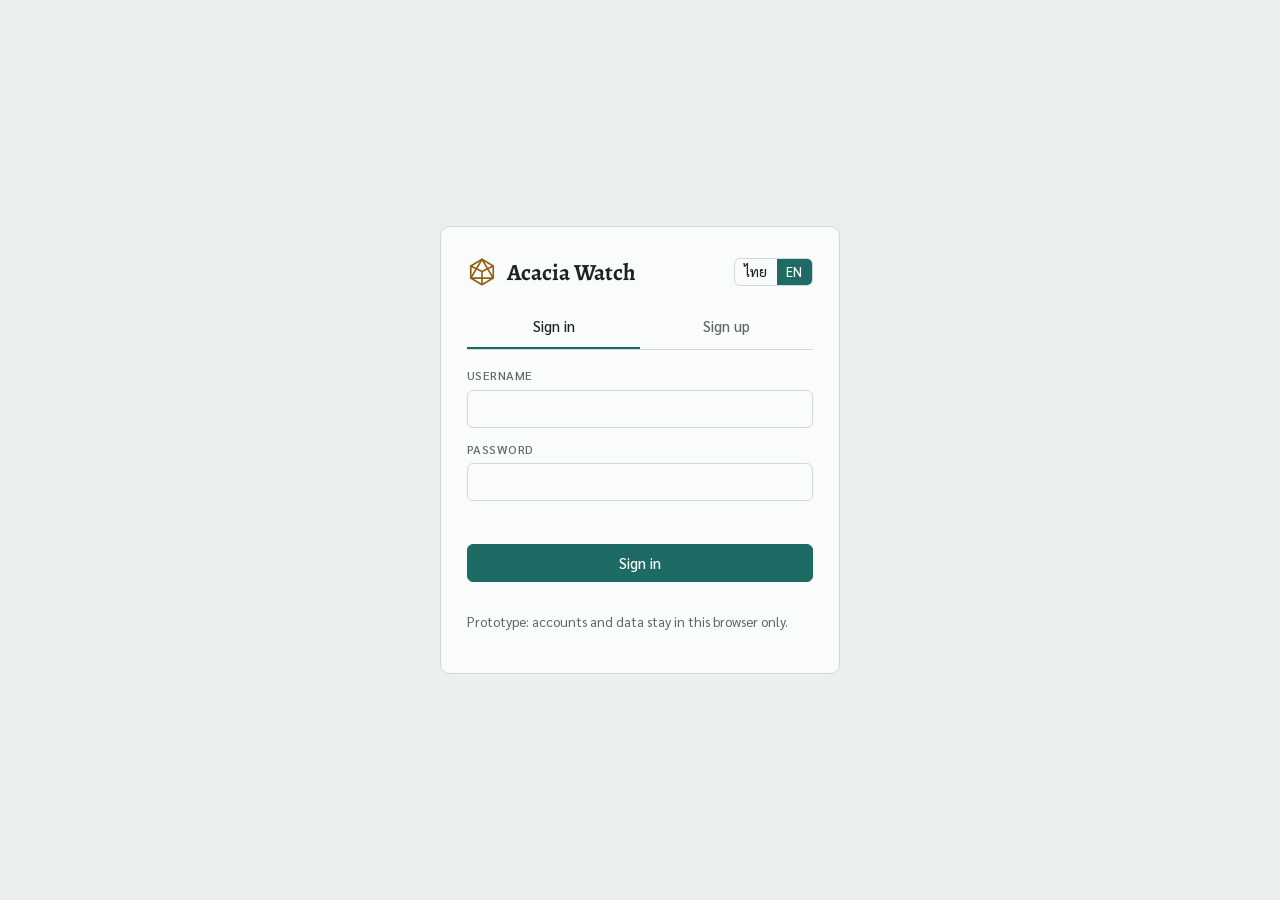
<file: index.html>
<!doctype html>
<html lang="th"><head><meta charset="utf-8"><meta name="viewport" content="width=device-width,initial-scale=1,viewport-fit=cover"></head><body style="margin:0"><title>Acacia Watch</title>
<link rel="preconnect" href="https://fonts.googleapis.com">
<link rel="preconnect" href="https://fonts.gstatic.com" crossorigin>
<link rel="stylesheet" href="https://fonts.googleapis.com/css2?family=Alegreya:wght@600;700&family=Sarabun:wght@400;500;700&display=swap">
<style>
/* Layout: split screen. Dark ink sidebar on the left, working area on the right; on phones the sidebar becomes a scrolling top bar.
   Palette: verdigris accent on cool stone, brass kept for dice and highlights only. */
:root{
  --bg:#eceff0; --surface:#fafbfb; --ink:#1b2422; --muted:#5a6a66; --line:#d2d9d7;
  --accent:#1d6b64; --accent-ink:#ffffff; --brass:#8f6212; --gold:#c8901a; --temp:#2f6aa8; --turn-now:#c8901a; --turn-next:#4f86b3; --turn-done:#8b9590; --danger:#a3322a;
  --side:#16201e; --side-ink:#e4ebe8; --side-muted:#8fa19c; --side-line:#2a3935; --side-active:#24342f;
  --r:8px; --display:'Alegreya','Sarabun',Georgia,serif; --body:'Sarabun','Segoe UI',system-ui,sans-serif; --mono:'IBM Plex Mono',ui-monospace,monospace;
}
@media (prefers-color-scheme:dark){:root:not([data-theme="light"]){
  --bg:#101614; --surface:#18211e; --ink:#e5ece9; --muted:#94a5a0; --line:#2b3935;
  --accent:#4fb3a9; --accent-ink:#09130f; --brass:#d6a54b; --gold:#e3b449; --temp:#6aa6e6; --turn-now:#e3b449; --turn-next:#6aa6d4; --turn-done:#6c7873; --danger:#e57d72;
  --side:#0b100f; --side-ink:#e4ebe8; --side-muted:#8fa19c; --side-line:#22302c; --side-active:#1b2926; color-scheme:dark}}
:root[data-theme="dark"]{
  --bg:#101614; --surface:#18211e; --ink:#e5ece9; --muted:#94a5a0; --line:#2b3935;
  --accent:#4fb3a9; --accent-ink:#09130f; --brass:#d6a54b; --gold:#e3b449; --temp:#6aa6e6; --turn-now:#e3b449; --turn-next:#6aa6d4; --turn-done:#6c7873; --danger:#e57d72;
  --side:#0b100f; --side-ink:#e4ebe8; --side-muted:#8fa19c; --side-line:#22302c; --side-active:#1b2926; color-scheme:dark}
*{box-sizing:border-box}
html,body{min-height:100%}
body{background:var(--bg);color:var(--ink);font-family:var(--body);font-size:15px;line-height:1.5}
h1,h2,h3{font-family:var(--display);line-height:1.2;margin:0;text-wrap:balance}
button,input,select,textarea{font:inherit;color:inherit}
:focus-visible{outline:2px solid var(--accent);outline-offset:2px}

/* shared controls */
.btn{display:inline-flex;align-items:center;justify-content:center;gap:.4rem;min-height:38px;padding:0 .95rem;border-radius:calc(var(--r)*.75);border:1px solid var(--line);background:var(--surface);cursor:pointer;font-weight:500}
.btn:hover{border-color:var(--accent)}
.btn.primary{background:var(--accent);border-color:var(--accent);color:var(--accent-ink)}
.btn.danger{color:var(--danger);border-color:var(--danger)}
.btn.small{min-height:30px;padding:0 .6rem;font-size:.85rem}
.btn[disabled]{opacity:.5;cursor:not-allowed}
.field{display:flex;flex-direction:column;gap:.3rem;min-width:0}
.field>label,.lbl{font-size:.78rem;letter-spacing:.04em;text-transform:uppercase;color:var(--muted);font-weight:500}
.field input,.field select,.field textarea{width:100%;min-height:38px;padding:.4rem .6rem;border:1px solid var(--line);border-radius:calc(var(--r)*.75);background:var(--surface)}
.field textarea{min-height:90px;resize:vertical}
.err{color:var(--danger);font-size:.9rem;min-height:1.3em}
.muted{color:var(--muted)}
.lang{display:inline-flex;border:1px solid var(--line);border-radius:calc(var(--r)*.75);overflow:hidden}
.lang button{border:0;background:transparent;padding:.2rem .6rem;cursor:pointer;font-size:.82rem;font-weight:500}
.lang button[aria-pressed="true"]{background:var(--accent);color:var(--accent-ink)}

/* login */
.login{min-height:100vh;display:grid;place-items:center;padding:24px max(16px,env(safe-area-inset-left,0px)) 24px max(16px,env(safe-area-inset-right,0px))}
.login-card{width:100%;max-width:400px;background:var(--surface);border:1px solid var(--line);border-radius:calc(var(--r)*1.25);padding:28px 26px;display:flex;flex-direction:column;gap:16px}
.login-top{display:flex;justify-content:space-between;align-items:center}
.brand{display:flex;align-items:center;gap:.6rem;font-family:var(--display);font-weight:700;font-size:1.45rem}
.brand svg{width:30px;height:30px;color:var(--brass)}
.tabs{display:grid;grid-template-columns:1fr 1fr;border-bottom:1px solid var(--line)}
.tabs button{background:none;border:0;padding:.6rem;cursor:pointer;color:var(--muted);border-bottom:2px solid transparent;font-weight:500}
.tabs button[aria-selected="true"]{color:var(--ink);border-bottom-color:var(--accent)}
form.stack{display:flex;flex-direction:column;gap:12px}
.note{font-size:.85rem;color:var(--muted)}

/* app shell */
.app{display:grid;grid-template-columns:240px minmax(0,1fr);min-height:100vh}
.side{background:var(--side);color:var(--side-ink);display:flex;flex-direction:column;gap:20px;padding:20px 16px;position:sticky;top:0;height:100vh}
.side .brand{color:var(--side-ink)}
.nav{display:flex;flex-direction:column;gap:4px}
.nav button{display:flex;align-items:center;gap:.7rem;text-align:left;padding:.6rem .7rem;border:0;border-radius:calc(var(--r)*.75);background:transparent;color:var(--side-muted);cursor:pointer;font-weight:500}
.nav button svg{width:18px;height:18px;flex:none}
.nav button:hover{color:var(--side-ink)}
.nav button[aria-current="page"]{background:var(--side-active);color:var(--side-ink);box-shadow:inset 3px 0 0 var(--brass)}
.side-foot{margin-top:auto;display:flex;flex-direction:column;gap:12px;border-top:1px solid var(--side-line);padding-top:14px}
.me{display:flex;flex-direction:column}
.me b{font-weight:700}
.me span{font-size:.8rem;color:var(--side-muted)}
.side .lang{border-color:var(--side-line);align-self:flex-start}
.side .lang button{color:var(--side-muted)}
.side .lang button[aria-pressed="true"]{color:var(--accent-ink)}
.side .btn{background:transparent;border-color:var(--side-line);color:var(--side-ink)}
.main{padding:28px max(16px,env(safe-area-inset-right,0px)) 48px 32px;min-width:0;display:flex;flex-direction:column;gap:22px}
.head{display:flex;flex-wrap:wrap;gap:12px;justify-content:space-between;align-items:flex-end}
.head h1{font-size:1.9rem}
.head p{margin:.2rem 0 0;color:var(--muted)}
.panel{background:var(--surface);border:1px solid var(--line);border-radius:var(--r);min-width:0}
.panel>.ph{padding:14px 16px;border-bottom:1px solid var(--line);display:flex;justify-content:space-between;align-items:center;gap:10px;flex-wrap:wrap}
.panel>.ph h2{font-size:1.2rem}
.scroll{overflow-x:auto}
table{width:100%;border-collapse:collapse;min-width:620px}
th{text-align:left;font-size:.75rem;letter-spacing:.05em;text-transform:uppercase;color:var(--muted);font-weight:500;padding:10px 16px;border-bottom:1px solid var(--line);white-space:nowrap}
td{padding:11px 16px;border-bottom:1px solid var(--line);vertical-align:middle}
tr:last-child td{border-bottom:0}
td.num,th.num{text-align:right;font-variant-numeric:tabular-nums}
td .sub{display:block;font-size:.82rem;color:var(--muted)}
.acts{display:flex;gap:6px;justify-content:flex-end}
.pill{display:inline-block;padding:.1rem .55rem;border:1px solid var(--line);border-radius:999px;font-size:.78rem;color:var(--muted)}
.pill.admin{border-color:var(--brass);color:var(--brass)}
.empty{padding:34px 18px;text-align:center;display:flex;flex-direction:column;gap:12px;align-items:center;color:var(--muted)}

/* editor */
.grid{display:grid;gap:14px;grid-template-columns:repeat(auto-fit,minmax(170px,1fr));padding:16px}
.grid.wide{grid-template-columns:repeat(auto-fit,minmax(240px,1fr))}
.abilities{display:grid;grid-template-columns:repeat(auto-fit,minmax(104px,1fr));gap:12px;padding:16px}
.ab{border:1px solid var(--line);border-radius:var(--r);padding:10px;display:flex;flex-direction:column;align-items:center;gap:6px}
.ab .k{font-family:var(--mono);font-size:.8rem;color:var(--muted)}
.ab input{text-align:center;width:100%;min-height:36px;border:1px solid var(--line);border-radius:calc(var(--r)*.75);background:var(--surface);font-variant-numeric:tabular-nums}
.ab .mod{font-family:var(--display);font-weight:700;font-size:1.5rem;font-variant-numeric:tabular-nums}
.derived{display:flex;flex-wrap:wrap;gap:10px;padding:0 16px 16px}
.chip{border:1px solid var(--line);border-radius:var(--r);padding:8px 12px;display:flex;flex-direction:column;min-width:110px}
.chip span{font-size:.72rem;letter-spacing:.05em;text-transform:uppercase;color:var(--muted)}
.chip b{font-family:var(--display);font-size:1.3rem;font-variant-numeric:tabular-nums}
.bar{display:flex;gap:10px;flex-wrap:wrap;justify-content:space-between;padding:14px 16px}

/* minigames */
.games{display:grid;gap:18px;grid-template-columns:minmax(0,1.4fr) minmax(0,1fr)}
.dice{display:flex;flex-wrap:wrap;gap:8px;padding:16px 16px 4px}
.dice button{min-width:52px;min-height:44px;border-radius:calc(var(--r)*.75);border:1px solid var(--line);background:var(--surface);cursor:pointer;font-family:var(--mono)}
.dice button[aria-pressed="true"]{border-color:var(--brass);color:var(--brass);box-shadow:inset 0 0 0 1px var(--brass)}
.roll-ctl{display:flex;gap:12px;flex-wrap:wrap;align-items:flex-end;padding:12px 16px}
.roll-ctl .field{width:92px}
.result{margin:4px 16px 16px;border:1px dashed var(--brass);border-radius:var(--r);padding:16px;text-align:center;min-height:116px;display:flex;flex-direction:column;justify-content:center;gap:4px}
.result .big{font-family:var(--display);font-weight:700;font-size:3rem;line-height:1;color:var(--brass);font-variant-numeric:tabular-nums}
.result .det{font-family:var(--mono);font-size:.85rem;color:var(--muted)}
.hist{list-style:none;margin:0;padding:6px 16px 16px;display:flex;flex-direction:column;gap:6px}
.hist li{display:flex;justify-content:space-between;gap:10px;font-family:var(--mono);font-size:.85rem;border-bottom:1px solid var(--line);padding-bottom:6px}
.plan{margin:0;padding:12px 16px 16px 34px;display:flex;flex-direction:column;gap:6px}

/* game data */
.tabs2{display:flex;gap:4px;overflow-x:auto;border-bottom:1px solid var(--line)}
.tabs2 button{background:none;border:0;border-bottom:2px solid transparent;padding:.55rem .85rem;cursor:pointer;color:var(--muted);font-weight:500;white-space:nowrap}
.tabs2 button[aria-selected="true"]{color:var(--ink);border-bottom-color:var(--accent)}
.cnt{font-family:var(--mono);font-size:.75rem;color:var(--muted);margin-left:.25rem}
.field.full{grid-column:1/-1}
.subs{display:flex;flex-direction:column;gap:12px;padding:16px}
.subrow{display:grid;grid-template-columns:repeat(4,minmax(0,1fr)) auto;gap:10px;align-items:end;border:1px solid var(--line);border-radius:var(--r);padding:12px}
/* adventure stage */
.app.stagemode{height:100vh;height:100dvh}
.main.stage{height:100vh;height:100dvh;overflow:hidden;padding-top:16px;padding-bottom:16px;gap:12px}
.stagebar{display:flex;align-items:center;gap:12px;flex-wrap:wrap;min-width:0}
.stagebar h1{font-size:1.4rem}
.gtabs{display:flex;gap:6px;overflow-x:auto;margin-left:auto;min-width:0;max-width:100%}
.gtab{white-space:nowrap;border:1px solid var(--line);background:var(--surface);border-radius:999px;padding:.3rem .9rem;cursor:pointer;font-weight:500}
.gtab[aria-selected="true"]{border-color:var(--accent);background:var(--accent);color:var(--accent-ink)}
.gtab:disabled{opacity:.55;cursor:not-allowed}
.soon{font-size:.68rem;letter-spacing:.05em;text-transform:uppercase;margin-left:.5rem;color:var(--muted)}
.stagebody{flex:1;min-height:0;display:grid;grid-template-columns:minmax(0,1fr) 280px;gap:16px}
.stagemain{min-height:0;min-width:0;overflow-y:auto}
.rail{min-height:0;display:flex;flex-direction:column;background:var(--surface);border:1px solid var(--line);border-radius:var(--r);overflow:hidden}
.rail-head{display:flex;justify-content:space-between;align-items:center;padding:10px 12px;border-bottom:1px solid var(--line);font-family:var(--display);font-weight:700}
.rail-list{flex:1;min-height:0;display:flex;flex-direction:column;gap:6px;padding:8px;container-type:size}
.seat{flex:1 1 0;min-height:0;display:flex;align-items:center;gap:10px;border:1px dashed var(--line);border-radius:calc(var(--r)*.75);padding:0 10px;overflow:hidden;font-size:clamp(.68rem,calc(100cqh / var(--n) * .2),1rem)}
.seat.filled{border-style:solid;background:color-mix(in srgb,var(--accent) 8%,var(--surface))}
.av{flex:none;display:grid;place-items:center;border-radius:50%;background:var(--side);color:var(--side-ink);font-family:var(--display);font-weight:700;width:clamp(24px,calc(100cqh / var(--n) * .5),56px);height:clamp(24px,calc(100cqh / var(--n) * .5),56px)}
.seat-body{min-width:0;flex:1;display:flex;flex-direction:column;justify-content:center}
.seat-pick{width:100%;min-height:0;padding:0;border:0;background:transparent;font-weight:700;font-size:1em;text-overflow:ellipsis;cursor:pointer}
.seat:not(.filled) .seat-pick{font-weight:400;color:var(--muted)}
.seat-line2,.seat-stats{color:var(--muted);font-size:.85em;white-space:nowrap;overflow:hidden;text-overflow:ellipsis}
.seat-stats{display:flex;gap:10px;font-family:var(--mono)}
.d2 .seat-line2,.d3 .seat-line2,.d3 .av{display:none}
.d3 .seat-body{flex-direction:row;align-items:center;gap:8px}
.d3 .seat-pick{flex:1;min-width:0}
/* button effects (admin picks style, speed, strength, color in site settings) */
:root{--fx-ms:160ms;--fx-amt:3;--fx-color:var(--accent)}
.btn,.gtab,.dice button{position:relative;touch-action:manipulation;-webkit-tap-highlight-color:transparent;transition:transform var(--fx-ms) cubic-bezier(.2,.7,.3,1),border-color .15s,background-color .15s,color .15s}
.btn::after,.gtab::after,.dice button::after{content:"";position:absolute;inset:0;border-radius:inherit;pointer-events:none;opacity:0;transition:opacity var(--fx-ms) ease}
html[data-fx=glow] .btn::after,html[data-fx=glow] .gtab::after,html[data-fx=glow] .dice button::after{box-shadow:0 0 calc(var(--fx-amt)*3px) calc(var(--fx-amt)*.5px) var(--fx-color)}
html[data-fx=lift] .btn::after,html[data-fx=lift] .gtab::after,html[data-fx=lift] .dice button::after{box-shadow:0 calc(var(--fx-amt)*2px) calc(var(--fx-amt)*3px) color-mix(in srgb,var(--fx-color) 40%,transparent)}
html[data-fx=shine] .btn,html[data-fx=shine] .gtab,html[data-fx=shine] .dice button{overflow:hidden}
html[data-fx=shine] .btn::before,html[data-fx=shine] .gtab::before,html[data-fx=shine] .dice button::before{content:"";position:absolute;top:0;bottom:0;left:0;width:55%;background:linear-gradient(100deg,transparent,color-mix(in srgb,var(--fx-color) 55%,#fff),transparent);opacity:.55;transform:translateX(-140%) skewX(-18deg);pointer-events:none}
@media (hover:hover){
 html[data-fx=lift] .btn:not([disabled]):hover,html[data-fx=lift] .gtab:not(:disabled):hover,html[data-fx=lift] .dice button:hover{transform:translateY(calc(var(--fx-amt)*-1px))}
 html[data-fx=bounce] .btn:not([disabled]):hover,html[data-fx=bounce] .gtab:not(:disabled):hover,html[data-fx=bounce] .dice button:hover{transform:scale(calc(1 + var(--fx-amt) / 100));transition-timing-function:cubic-bezier(.34,1.56,.64,1)}
 html[data-fx=lift] .btn:not([disabled]):hover::after,html[data-fx=glow] .btn:not([disabled]):hover::after,html[data-fx=lift] .gtab:not(:disabled):hover::after,html[data-fx=glow] .gtab:not(:disabled):hover::after,html[data-fx=lift] .dice button:hover::after,html[data-fx=glow] .dice button:hover::after{opacity:1}
 html[data-fx=shine] .btn:not([disabled]):hover::before,html[data-fx=shine] .gtab:not(:disabled):hover::before,html[data-fx=shine] .dice button:hover::before{transform:translateX(280%) skewX(-18deg);transition:transform calc(var(--fx-ms)*3) ease}
}
html:not([data-fx=none]) .btn:not([disabled]):active,html:not([data-fx=none]) .gtab:not(:disabled):active,html:not([data-fx=none]) .dice button:active{transform:scale(.96)}
.fxprev{display:flex;gap:12px;flex-wrap:wrap;align-items:center;padding:0 16px 16px}
@media (prefers-reduced-motion:reduce){.btn,.gtab,.dice button,.btn::before,.btn::after,.gtab::before,.gtab::after{transition:none!important}html .btn:hover,html .btn:active,html .gtab:hover,html .gtab:active,html .dice button:hover,html .dice button:active{transform:none!important}}
/* background and class extras, items, weapons, proficiencies */
.featrow{display:grid;grid-template-columns:minmax(0,1fr) auto;gap:10px;align-items:end;border:1px solid var(--line);border-radius:var(--r);padding:12px}
.featrow.withlvl{grid-template-columns:minmax(0,1fr) 110px auto}
.featrow .field.full{grid-column:1/-1}
.chkgrid{display:grid;grid-template-columns:repeat(auto-fill,minmax(190px,1fr));gap:6px 12px;padding:14px 16px}
.chk{display:flex;gap:8px;align-items:center;min-height:36px;cursor:pointer}
.chk input{width:18px;height:18px;flex:none}
.chk .pa,.pa{margin-left:auto;font-family:var(--mono);font-size:.7rem;color:var(--muted)}
.items{list-style:none;margin:0;padding:0 16px 8px;display:flex;flex-direction:column;gap:8px}
.irow{display:grid;grid-template-columns:minmax(0,1fr) 72px auto auto;gap:8px;align-items:center}
.irow input,.wb{min-height:36px;border:1px solid var(--line);border-radius:calc(var(--r)*.75);background:var(--surface);padding:0 .6rem;width:100%}
.iqty,.wb{text-align:center}
.bkbody{padding:16px;display:flex;flex-direction:column;gap:12px}
.bkrow{display:flex;gap:10px;flex-wrap:wrap;align-items:center}
.bktext{width:100%;min-height:120px;font-family:var(--mono);font-size:.8rem;border:1px solid var(--line);border-radius:calc(var(--r)*.75);background:var(--surface);color:var(--ink);padding:8px;resize:vertical}
.icell{display:flex;gap:8px;align-items:center;white-space:nowrap}
.eqw{display:flex;gap:6px;align-items:center;font-size:.9rem;cursor:pointer}
.irow .eqw input{width:18px;height:18px;min-height:0;padding:0}
.wlist{list-style:none;margin:0;padding:0}
.whead,.wrow{display:grid;grid-template-columns:minmax(0,1.6fr) 64px minmax(0,1.4fr) auto 64px auto;gap:10px;align-items:center;padding:8px 16px;border-top:1px solid var(--line)}
.whead{font-size:.72rem;text-transform:uppercase;letter-spacing:.05em;color:var(--muted);border-top:0}
.wn b{display:block;overflow:hidden;text-overflow:ellipsis}
.wn small,.wa small{display:block;color:var(--muted);font-size:.78rem}
.wa{text-align:center;font-family:var(--display);font-weight:700;font-size:1.25rem;font-variant-numeric:tabular-nums}
.wd{font-family:var(--mono);font-size:.85rem}
.wp{display:flex;gap:6px;align-items:center;white-space:nowrap;font-size:.85rem}
.wp input{width:18px;height:18px}
.kvr{display:grid;grid-template-columns:140px minmax(0,1fr);gap:12px;padding:7px 16px;border-top:1px solid var(--line)}
.kvr .k{color:var(--muted);text-align:right;font-size:.9rem}
.featwrap{padding:0 16px 14px;display:flex;flex-direction:column;gap:8px}
details.feat{border:1px solid var(--line);border-radius:calc(var(--r)*.75);padding:8px 12px}
details.feat summary{cursor:pointer;display:flex;gap:8px;flex-wrap:wrap;align-items:center}
.featd{margin-top:8px;font-size:.92rem}
@media(max-width:700px){
 input,select,textarea{font-size:16px}
 .whead{display:none}
 .wrow{grid-template-columns:minmax(0,1fr) 64px}
 .wrow>.wd{grid-column:1/-1}
 .kvr{grid-template-columns:1fr;gap:2px}.kvr .k{text-align:left}
 .featrow.withlvl{grid-template-columns:minmax(0,1fr) 90px auto}
}
.stagemain,.scroll{overscroll-behavior:contain}
.panel{contain:layout style}
#acbody,#profbody,#hpbody,#wbody,#featbody,#profsrows,#itbody{contain:layout style}
.netbar{position:fixed;left:12px;right:12px;bottom:12px;z-index:50;background:var(--danger);color:#fff;padding:10px 14px;border-radius:var(--r);font-weight:600;box-shadow:0 4px 16px rgba(0,0,0,.3)}
.pwrow{display:flex;gap:8px;align-items:center;flex-wrap:wrap}
.pwrow input{min-height:36px;width:150px;border:1px solid var(--line);border-radius:calc(var(--r)*.75);background:var(--surface);padding:0 .6rem}
/* initiative */
.ini{display:flex;flex-direction:column;gap:14px}
.ini-top{display:flex;gap:10px;flex-wrap:wrap;align-items:center;padding:14px 16px}
.ini-round{font-family:var(--display);font-weight:700;font-size:1.4rem;margin-right:auto;font-variant-numeric:tabular-nums}
.ini-add{display:flex;gap:10px 16px;flex-wrap:wrap;align-items:flex-end;padding:0 16px 14px}
.ini-add .field{min-width:0}
.ini-add .sm{width:84px}
.ini-list{list-style:none;margin:0;padding:0}
.ini-row{display:grid;grid-template-columns:28px minmax(0,1fr) 84px auto auto;gap:10px;align-items:center;padding:8px 16px;border-top:1px solid var(--line)}
.ini-row.now{background:color-mix(in srgb,var(--turn-now) 24%,var(--surface));box-shadow:inset 5px 0 0 var(--turn-now)}
.ini-row.next{background:color-mix(in srgb,var(--turn-next) 15%,var(--surface));box-shadow:inset 4px 0 0 var(--turn-next)}
.ini-row.done{background:color-mix(in srgb,var(--turn-done) 14%,var(--surface));box-shadow:inset 3px 0 0 var(--turn-done)}
.ini-row.done .ini-name b{color:var(--muted)}
.ini-row.now .ini-name b{font-weight:800}
.ini-mark{font-size:1.1rem;text-align:center;color:var(--muted)}
.ini-row.now .ini-mark{color:var(--turn-now)}.ini-row.next .ini-mark{color:var(--turn-next)}
.ini-legend{display:flex;gap:16px;flex-wrap:wrap;padding:0 16px 12px;font-size:.85rem;color:var(--muted)}
.ini-legend i{display:inline-block;width:12px;height:12px;border-radius:3px;margin-right:6px;vertical-align:-1px}
.ini-name{min-width:0;display:flex;flex-direction:column}
.ini-name b{overflow:hidden;text-overflow:ellipsis;white-space:nowrap}
.ini-name small{color:var(--muted)}
.ini-row input{width:100%;text-align:center;min-height:36px;border:1px solid var(--line);border-radius:calc(var(--r)*.75);background:var(--surface);font-variant-numeric:tabular-nums}
.ini-hp{font-family:var(--mono);font-size:.85rem;color:var(--muted);white-space:nowrap}
.ini-hp input{width:64px}
.ini-act{display:flex;gap:6px}
@media(max-width:700px){.ini-row{grid-template-columns:24px minmax(0,1fr) 70px;}.ini-hp,.ini-act{grid-column:2/-1}}
/* hp */
.hpwrap{padding:16px;display:flex;flex-direction:column;gap:14px}
.hpmax{display:flex;justify-content:space-between;align-items:flex-start;gap:12px}
.hpmax b{font-family:var(--display);font-size:2.6rem;line-height:1;font-variant-numeric:tabular-nums}
.hpbar{height:14px;border-radius:999px;background:color-mix(in srgb,var(--ink) 10%,var(--surface));display:flex;overflow:hidden;border:1px solid var(--line)}
.hpbar i{display:block;height:100%}
.hpbar .cur{background:var(--accent)}.hpbar .cur.low{background:var(--danger)}.hpbar .tmp{background:var(--temp)}
.hpnums{display:flex;gap:12px;margin-top:4px;font-family:var(--mono);font-size:.85rem;color:var(--muted)}
.tt{color:var(--temp);font-family:var(--mono);font-size:.85em}
.hpgrid{display:grid;grid-template-columns:repeat(auto-fit,minmax(150px,1fr));gap:12px;align-items:end}
.hpbtns{display:flex;gap:8px;flex-wrap:wrap}
.hpsub{display:flex;gap:12px 32px;flex-wrap:wrap;align-items:flex-end}
.stepper{display:flex;gap:8px;align-items:center;flex-wrap:wrap}
.mono{font-family:var(--mono);font-size:.85rem}
.dots{display:flex;gap:6px}
.dot{width:20px;height:20px;border-radius:50%;border:2px solid var(--muted);background:transparent;padding:0;cursor:pointer}
.dot.on.ok{background:var(--accent);border-color:var(--accent)}
.dot.on.bad{background:var(--danger);border-color:var(--danger)}
details.how summary{cursor:pointer;color:var(--muted);font-weight:500}
details.how ul{margin:8px 0 0;padding-left:20px;display:flex;flex-direction:column;gap:4px;font-size:.9rem}
/* saving throws and skills */
.profgrid{display:grid;grid-template-columns:repeat(auto-fit,minmax(270px,1fr));gap:8px 36px;padding:12px 16px 16px}
.pcol h3{font-size:1rem;color:var(--muted);margin:0 0 4px}
.prow{display:grid;grid-template-columns:28px 46px minmax(0,1fr) auto;align-items:center;gap:10px;min-height:34px;border-bottom:1px solid var(--line)}
.pv{font-family:var(--display);font-weight:700;font-size:1.1rem;text-align:right;font-variant-numeric:tabular-nums}
.prow.s2 .pv{color:var(--brass)}
.pa{font-family:var(--mono);font-size:.74rem;color:var(--muted)}
.pt{width:22px;height:22px;margin:0 3px;border-radius:50%;border:2px solid var(--muted);background:transparent;cursor:pointer;padding:0}
.pt:hover{border-color:var(--ink)}
.pt.s1{background:var(--ink);border-color:var(--ink)}
.pt.s2{background:var(--gold);border-color:var(--gold);box-shadow:0 0 0 2px var(--surface),0 0 0 4px var(--gold)}
/* site settings and dice */
.brand .logo{width:30px;height:30px;object-fit:contain;flex:none}
.sr{position:absolute;width:1px;height:1px;opacity:0;overflow:hidden;pointer-events:none}
label.btn:focus-within{outline:2px solid var(--accent);outline-offset:2px}
.medias{display:grid;grid-template-columns:repeat(auto-fit,minmax(240px,1fr));gap:16px;padding:0 16px 8px}
.media{display:flex;flex-direction:column;gap:8px;min-width:0}
.thumb{height:110px;border:1px dashed var(--line);border-radius:var(--r);display:grid;place-items:center;background-size:cover;background-position:center;background-repeat:no-repeat}
.thumb.logo{background-size:contain;width:110px}
.crows{display:flex;flex-direction:column}
.crow{display:grid;grid-template-columns:minmax(130px,1fr) 56px 90px auto;gap:12px;align-items:center;padding:10px 16px;border-bottom:1px solid var(--line)}
.crow:last-child{border-bottom:0}
.crow input[type=color]{width:56px;height:34px;padding:2px;border:1px solid var(--line);border-radius:calc(var(--r)*.5);background:var(--surface);cursor:pointer}
.crow code{font-family:var(--mono);font-size:.82rem;color:var(--muted)}
.pair{display:flex;gap:12px;justify-content:center;flex-wrap:wrap;margin-bottom:6px}
.rc{border:1px solid var(--line);border-radius:var(--r);padding:8px 18px;min-width:104px;display:flex;flex-direction:column;align-items:center;gap:2px}
.rc.kept{border-color:var(--brass);box-shadow:inset 0 0 0 1px var(--brass)}
.rc.tossed{opacity:.65}
.rc .tag{font-size:.7rem;letter-spacing:.06em;text-transform:uppercase;color:var(--muted)}
.rc .num{font-family:var(--display);font-size:2rem;font-weight:700;line-height:1.15;font-variant-numeric:tabular-nums}
.rc s.num{text-decoration-thickness:3px;text-decoration-color:var(--danger);color:var(--muted)}
.hist .old{color:var(--muted);font-weight:400;text-decoration-color:var(--danger)}
@media (max-width:820px){.crow{grid-template-columns:1fr 56px auto;}.crow code{display:none}
  .app.stagemode{height:100dvh;grid-template-rows:auto minmax(0,1fr)}
  .main.stage{height:auto;min-height:0}
  .stagebody{grid-template-columns:minmax(0,1fr) 128px;gap:10px}
  .rail .av{display:none}.gtabs{margin-left:0;width:100%}
  .d3 .seat-body{flex-direction:column;align-items:stretch;gap:0}
  .d3 .seat-pick{flex:none}
  .d3 .seat-stats{font-size:.72em;gap:8px}}
@media (max-width:820px){
  .subrow{grid-template-columns:minmax(0,1fr)}
  .app{grid-template-columns:minmax(0,1fr)}
  .side{position:static;height:auto;flex-direction:row;flex-wrap:wrap;align-items:center;gap:10px 14px;padding:12px max(16px,env(safe-area-inset-right,0px)) 12px max(16px,env(safe-area-inset-left,0px))}
  .nav{flex-direction:row;overflow-x:auto;order:3;width:100%}
  .nav button{white-space:nowrap}
  .nav button[aria-current="page"]{box-shadow:inset 0 -3px 0 var(--brass)}
  .side-foot{margin:0 0 0 auto;flex-direction:row;align-items:center;border:0;padding:0}
  .me{display:none}
  .main{padding:20px max(16px,env(safe-area-inset-right,0px)) 40px max(16px,env(safe-area-inset-left,0px))}
  .games{grid-template-columns:minmax(0,1fr)}
}
@media (prefers-reduced-motion:reduce){*{transition:none!important;animation:none!important}}
</style>

<div id="root"></div>

<script>
/* ---------- reference data (names from the sheet's Race Info and Class Info tabs) ---------- */
const SEED={"races":[{"id":"r1","name":"Hill Dwarf","asi":"con +2, wis +1","nac":"","speed":25,"bhp":1,"res":"Dwarven Resilience\nYou have advantage on saving throws against poison, and you have resistance against poison damage.","lang":"Common, Dwarvish","nat":"","prof":"Battleaxe, Handaxe, Light Hammer, Warhammer","other":"1 Tool (Artisan's Tools)"},{"id":"r2","name":"High Elf","asi":"dex +2, int +1","nac":"","speed":30,"bhp":"","res":"","lang":"Common, Elvish, 1 extra","nat":"","prof":"Longsword, Shortsword, Shortbow, Longbow","other":"Keen Senses\nYou gain proficiency in the Perception skill."},{"id":"r3","name":"Lightfoot Halfling","asi":"dex +2, cha +1","nac":"","speed":25,"bhp":"","res":"","lang":"Common, Halfling","nat":"","prof":"","other":""},{"id":"r4","name":"Human","asi":"str +1, dex +1, con +1, int +1, wis +1, cha +1","nac":"","speed":30,"bhp":"","res":"","lang":"Common, 1 extra","nat":"","prof":"","other":""},{"id":"r5","name":"Black Dragonborn","asi":"str +2, cha +1","nac":"10+dex","speed":30,"bhp":"","res":"Damage Resistance\nYou have resistance to Acid damage.","lang":"Common, Draconic","nat":"","prof":"","other":""},{"id":"r6","name":"Blue Dragonborn","asi":"str +2, cha +1","nac":"10+dex","speed":30,"bhp":"","res":"Damage Resistance\nYou have resistance to Lightning damage.","lang":"Common, Draconic","nat":"","prof":"","other":""},{"id":"r7","name":"Brass Dragonborn","asi":"str +2, cha +1","nac":"10+dex","speed":30,"bhp":"","res":"Damage Resistance\nYou have resistance to Fire damage.","lang":"Common, Draconic","nat":"","prof":"","other":""},{"id":"r8","name":"Bronze Dragonborn","asi":"str +2, cha +1","nac":"10+dex","speed":30,"bhp":"","res":"Damage Resistance\nYou have resistance to Lightning damage.","lang":"Common, Draconic","nat":"","prof":"","other":""},{"id":"r9","name":"Copper Dragonborn","asi":"str +2, cha +1","nac":"10+dex","speed":30,"bhp":"","res":"Damage Resistance\nYou have resistance to Acid damage.","lang":"Common, Draconic","nat":"","prof":"","other":""},{"id":"r10","name":"Gold Dragonborn","asi":"str +2, cha +1","nac":"10+dex","speed":30,"bhp":"","res":"Damage Resistance\nYou have resistance to Fire damage.","lang":"Common, Draconic","nat":"","prof":"","other":""},{"id":"r11","name":"Green Dragonborn","asi":"str +2, cha +1","nac":"10+dex","speed":30,"bhp":"","res":"Damage Resistance\nYou have resistance to Poison damage.","lang":"Common, Draconic","nat":"","prof":"","other":""},{"id":"r12","name":"Red Dragonborn","asi":"str +2, cha +1","nac":"10+dex","speed":30,"bhp":"","res":"Damage Resistance\nYou have resistance to Fire damage.","lang":"Common, Draconic","nat":"","prof":"","other":""},{"id":"r13","name":"Silver Dragonborn","asi":"str +2, cha +1","nac":"10+dex","speed":30,"bhp":"","res":"Damage Resistance\nYou have resistance to Cold damage.","lang":"Common, Draconic","nat":"","prof":"","other":""},{"id":"r14","name":"White Dragonborn","asi":"str +2, cha +1","nac":"10+dex","speed":30,"bhp":"","res":"Damage Resistance\nYou have resistance to Cold damage.","lang":"Common, Draconic","nat":"","prof":"","other":""},{"id":"r15","name":"Rock Gnome","asi":"int +2, con +1","nac":"","speed":25,"bhp":"","res":"","lang":"Common, Gnomish","nat":"","prof":"","other":"1 Tool (Tinker's Tools)"},{"id":"r16","name":"Half-Elf","asi":"cha +2, choose 2: str +1, dex +1, con +1, int +1, wis +1","nac":"","speed":30,"bhp":"","res":"","lang":"Common, Elvish, 1 extra","nat":"","prof":"","other":"Skill Versatility\nYou gain proficiency in two skills of your choice."},{"id":"r17","name":"Half-Orc","asi":"str +2, con +1","nac":"","speed":30,"bhp":"--","res":"","lang":"Common, Orc","nat":"","prof":"","other":"Menacing\nYou gain proficiency in the Intimidation skill."},{"id":"r18","name":"Tiefling","asi":"int +1, cha +2","nac":"","speed":30,"bhp":"","res":"Hellish Resistance\nYou have resistance to Fire damage.","lang":"Common, Infernal","nat":"","prof":"","other":""}],"classes":[{"id":"c19","name":"Barbarian","hd":"d12","alt":"10+dex+con","init":"","bhp":"","saves":"Strength, Constitution, Choose 2, Animal Handling, Athletics, Intimidation, Nature, Perception, Survival","first":"Light Armor, Medium Armor","multi":"Shields, Simple Weapons, Martial Weapons","spellType":"","spellAb":"","speedInc":"","subs":[{"id":"s31","name":"Berserker","alt":"","bhp":"","prof":""}]},{"id":"c20","name":"Bard","hd":"d8","alt":"","init":"","bhp":"","saves":"Dexterity, Charisma, Choose 2, Acrobatics, Animal Handling, Arcana, Athletics, Deception, History, Insight, Intimidation, Investigation, Medicine, Nature, Perception, Performance, Persuasion, Religion, Sleight of Hand, Stealth, Survival","first":"Simple Weapons, Hand Crossbow, Longsword, Rapier, Shortsword, 2 Tools (Musical Instruments)","multi":"Light Armor, 1 Skill, 1 Tool (Musical Instrument)","spellType":"Full Caster","spellAb":"Charisma","speedInc":"","subs":[{"id":"s32","name":"Lore","alt":"","bhp":"","prof":""}]},{"id":"c21","name":"Cleric","hd":"d8","alt":"","init":"","bhp":"","saves":"Wisdom, Charisma, Choose 2, History, Insight, Medicine, Persuasion, Religion","first":"Simple Weapons","multi":"Light Armor, Medium Armor, Shields","spellType":"Full Caster","spellAb":"Wisdom","speedInc":"","subs":[{"id":"s33","name":"Life","alt":"","bhp":"","prof":"Heavy Armor"}]},{"id":"c22","name":"Druid","hd":"d8","alt":"","init":"","bhp":"","saves":"Intelligence, Wisdom, Choose 2, Arcana, Animal Handling, Insight, Medicine, Nature, Perception, Religion, Survival","first":"Club, Dagger, Dart, Javelin, Mace, Quarterstaff, Scimitar, Sickle, Sling, Spear","multi":"Light Armor, Medium Armor, Shields, NoMetal, Druidic, 1 Tool (Herbalism Kit)","spellType":"Full Caster","spellAb":"Wisdom","speedInc":"","subs":[{"id":"s34","name":"Land","alt":"","bhp":"","prof":""}]},{"id":"c23","name":"Fighter","hd":"d10","alt":"","init":"","bhp":"","saves":"Strength, Constitution, Choose 2, Acrobatics, Animal Handling, Athletics, History, Insight, Intimidation, Perception, Survival","first":"Heavy Armor","multi":"Light Armor, Medium Armor, Shields, Simple Weapons, Martial Weapons","spellType":"","spellAb":"","speedInc":"","subs":[{"id":"s35","name":"Champion","alt":"","bhp":"","prof":""}]},{"id":"c24","name":"Monk","hd":"d8","alt":"10+dex+wis","init":"","bhp":"","saves":"Strength, Dexterity, Choose 2, Acrobatics, Athletics, History, Insight, Religion, Stealth","first":"1 Tool (Artisan's Tools or Musical Instrument)","multi":"Simple Weapons, Shortsword","spellType":"","spellAb":"","speedInc":"","subs":[{"id":"s36","name":"Open Hand","alt":"","bhp":"","prof":""}]},{"id":"c25","name":"Paladin","hd":"d10","alt":"","init":"","bhp":"","saves":"Wisdom, Charisma, Choose 2, Athletics, Insight, Intimidation, Medicine, Persuasion, Religion","first":"Heavy Armor","multi":"Light Armor, Medium Armor, Shields, Simple Weapons, Martial Weapons","spellType":"Half Caster","spellAb":"Charisma","speedInc":"","subs":[{"id":"s37","name":"Devotion","alt":"","bhp":"","prof":""}]},{"id":"c26","name":"Ranger","hd":"d10","alt":"","init":"","bhp":"","saves":"Strength, Dexterity, Choose 2, Animal Handling, Athletics, Insight, Investigation, Nature, Perception, Stealth, Survival","first":"","multi":"Light Armor, Medium Armor, Shields, Simple Weapons, Martial Weapons, 1 Skill","spellType":"Half Caster","spellAb":"Wisdom","speedInc":"","subs":[{"id":"s38","name":"Hunter","alt":"","bhp":"","prof":""}]},{"id":"c27","name":"Rogue","hd":"d8","alt":"","init":"","bhp":"","saves":"Dexterity, Intelligence, Choose 3, Acrobatics, Athletics, Deception, Insight, Intimidation, Investigation, Perception, Performance, Persuasion, Sleight of Hand, Stealth","first":"Simple Weapons, Hand Crossbow, Longsword, Rapier, Shortsword","multi":"Light Armor, 1 Skill, Thieves' Cant, 1 Tool (Thieves' Tools)","spellType":"","spellAb":"","speedInc":"","subs":[{"id":"s39","name":"Thief","alt":"","bhp":"","prof":""}]},{"id":"c28","name":"Sorcerer","hd":"d6","alt":"","init":"","bhp":"","saves":"Constitution, Charisma, Choose 2, Arcana, Deception, Insight, Intimidation, Persuasion, Religion","first":"Dagger, Dart, Sling, Quarterstaff, Light Crossbow","multi":"","spellType":"Full Caster","spellAb":"Charisma","speedInc":"","subs":[{"id":"s40","name":"Draconic Bloodline","alt":"13+dex","bhp":1,"prof":""}]},{"id":"c29","name":"Warlock","hd":"d8","alt":"","init":"","bhp":"","saves":"Wisdom, Charisma, Choose 2, Arcana, Deception, History, Intimidation, Investigation, Nature, Religion","first":"","multi":"Light Armor, Simple Weapons","spellType":"Pact Magic","spellAb":"Charisma","speedInc":"","subs":[{"id":"s41","name":"Fiend","alt":"","bhp":"","prof":""}]},{"id":"c30","name":"Wizard","hd":"d6","alt":"","init":"","bhp":"","saves":"Intelligence, Wisdom, Choose 2, Arcana, History, Insight, Investigation, Medicine, Religion","first":"Dagger, Dart, Sling, Quarterstaff, Light Crossbow","multi":"","spellType":"Full Caster","spellAb":"Intelligence","speedInc":"","subs":[{"id":"s42","name":"Evocation","alt":"","bhp":"","prof":""}]}],"weapons":[{"id":"w43","name":"Unarmed Strike","die":"1","dtype":"bludgeoning","pcat":"Unarmed","range":"Melee","monk":1,"ench":"","bdie":"","btype":"","abil":"","props":"","apply":1},{"id":"w44","name":"Two-Handed Unarmed Strike","die":"1","dtype":"bludgeoning","pcat":"Unarmed","range":"Melee","monk":1,"ench":"","bdie":"","btype":"","abil":"","props":"","apply":1},{"id":"w45","name":"Natural Attack","die":"1","dtype":"","pcat":"Natural","range":"Melee","monk":1,"ench":"","bdie":"","btype":"","abil":"","props":"","apply":1},{"id":"w46","name":"Improvised Weapon","die":"1d4","dtype":"bludgeoning","pcat":"Improvised","range":"Melee or Ranged","monk":0,"ench":"","bdie":"","btype":"","abil":"","props":"","apply":1},{"id":"w47","name":"Club","die":"1d4","dtype":"bludgeoning","pcat":"Simple","range":"Melee","monk":1,"ench":"","bdie":"","btype":"","abil":"","props":"Light","apply":1},{"id":"w48","name":"Offhand Club","die":"1d4","dtype":"bludgeoning","pcat":"Simple","range":"Melee","monk":1,"ench":"","bdie":"","btype":"","abil":"","props":"Light","apply":0},{"id":"w49","name":"Dagger","die":"1d4","dtype":"piercing","pcat":"Simple","range":"Melee or Ranged","monk":1,"ench":"","bdie":"","btype":"","abil":"","props":"Finesse, Light, Thrown (range 20/60)","apply":1},{"id":"w50","name":"Offhand Dagger","die":"1d4","dtype":"piercing","pcat":"Simple","range":"Melee or Ranged","monk":1,"ench":"","bdie":"","btype":"","abil":"","props":"Finesse, Light, Thrown (range 20/60)","apply":0},{"id":"w51","name":"Greatclub","die":"1d8","dtype":"bludgeoning","pcat":"Simple","range":"Melee","monk":0,"ench":"","bdie":"","btype":"","abil":"","props":"Two-Handed","apply":1},{"id":"w52","name":"Handaxe","die":"1d6","dtype":"slashing","pcat":"Simple","range":"Melee or Ranged","monk":1,"ench":"","bdie":"","btype":"","abil":"","props":"Light, Thrown (range 20/60)","apply":1},{"id":"w53","name":"Offhand Handaxe","die":"1d6","dtype":"slashing","pcat":"Simple","range":"Melee or Ranged","monk":1,"ench":"","bdie":"","btype":"","abil":"","props":"Light, Thrown (range 20/60)","apply":0},{"id":"w54","name":"Javelin","die":"1d6","dtype":"piercing","pcat":"Simple","range":"Melee or Ranged","monk":1,"ench":"","bdie":"","btype":"","abil":"","props":"Thrown (range 30/120)","apply":1},{"id":"w55","name":"Light Hammer","die":"1d4","dtype":"bludgeoning","pcat":"Simple","range":"Melee or Ranged","monk":1,"ench":"","bdie":"","btype":"","abil":"","props":"Light, Thrown (range 20/60)","apply":1},{"id":"w56","name":"Offhand Light Hammer","die":"1d4","dtype":"bludgeoning","pcat":"Simple","range":"Melee or Ranged","monk":1,"ench":"","bdie":"","btype":"","abil":"","props":"Light, Thrown (range 20/60)","apply":0},{"id":"w57","name":"Mace","die":"1d6","dtype":"bludgeoning","pcat":"Simple","range":"Melee","monk":1,"ench":"","bdie":"","btype":"","abil":"","props":"","apply":1},{"id":"w58","name":"Offhand Mace","die":"1d6","dtype":"bludgeoning","pcat":"Simple","range":"Melee","monk":1,"ench":"","bdie":"","btype":"","abil":"","props":"","apply":0},{"id":"w59","name":"Quarterstaff","die":"1d6","dtype":"bludgeoning","pcat":"Simple","range":"Melee","monk":1,"ench":"","bdie":"","btype":"","abil":"","props":"Versatile (1d8)","apply":1},{"id":"w60","name":"Two-Handed Quarterstaff","die":"1d8","dtype":"bludgeoning","pcat":"Simple","range":"Melee","monk":1,"ench":"","bdie":"","btype":"","abil":"","props":"Versatile (1d8)","apply":1},{"id":"w61","name":"Quarterstaff (Opposite End)","die":"1d4","dtype":"bludgeoning","pcat":"Simple","range":"Melee","monk":1,"ench":"","bdie":"","btype":"","abil":"","props":"Versatile (1d8)","apply":1},{"id":"w62","name":"Sickle","die":"1d4","dtype":"slashing","pcat":"Simple","range":"Melee","monk":1,"ench":"","bdie":"","btype":"","abil":"","props":"Light","apply":1},{"id":"w63","name":"Offhand Sickle","die":"1d4","dtype":"slashing","pcat":"Simple","range":"Melee","monk":1,"ench":"","bdie":"","btype":"","abil":"","props":"Light","apply":0},{"id":"w64","name":"Spear","die":"1d6","dtype":"piercing","pcat":"Simple","range":"Melee or Ranged","monk":1,"ench":"","bdie":"","btype":"","abil":"","props":"Thrown (range 20/60), Versatile (1d8)","apply":1},{"id":"w65","name":"Spear (Opposite End)","die":"1d4","dtype":"bludgeoning","pcat":"Simple","range":"Melee","monk":1,"ench":"","bdie":"","btype":"","abil":"","props":"Thrown (range 20/60), Versatile (1d8)","apply":1},{"id":"w66","name":"Two-Handed Spear","die":"1d8","dtype":"piercing","pcat":"Simple","range":"Melee","monk":1,"ench":"","bdie":"","btype":"","abil":"","props":"Thrown (range 20/60), Versatile (1d8)","apply":1},{"id":"w67","name":"Light Crossbow","die":"1d8","dtype":"piercing","pcat":"Simple","range":"Ranged","monk":0,"ench":"","bdie":"","btype":"","abil":"","props":"Ammunition (range 80/320), Loading, Two-Handed","apply":1},{"id":"w68","name":"Dart","die":"1d4","dtype":"piercing","pcat":"Simple","range":"Ranged","monk":0,"ench":"","bdie":"","btype":"","abil":"","props":"Finesse, Thrown (range 20/60)","apply":1},{"id":"w69","name":"Shortbow","die":"1d6","dtype":"piercing","pcat":"Simple","range":"Ranged","monk":0,"ench":"","bdie":"","btype":"","abil":"","props":"Ammunition (range 80/320), Two-Handed","apply":1},{"id":"w70","name":"Sling","die":"1d4","dtype":"bludgeoning","pcat":"Simple","range":"Ranged","monk":0,"ench":"","bdie":"","btype":"","abil":"","props":"Ammunition (range 30/120)","apply":1},{"id":"w71","name":"Battleaxe","die":"1d8","dtype":"slashing","pcat":"Martial","range":"Melee","monk":0,"ench":"","bdie":"","btype":"","abil":"","props":"Versatile (1d10)","apply":1},{"id":"w72","name":"Two-Handed Battleaxe","die":"1d10","dtype":"slashing","pcat":"Martial","range":"Melee","monk":0,"ench":"","bdie":"","btype":"","abil":"","props":"Versatile (1d10)","apply":1},{"id":"w73","name":"Offhand Battleaxe","die":"1d8","dtype":"slashing","pcat":"Martial","range":"Melee","monk":0,"ench":"","bdie":"","btype":"","abil":"","props":"Versatile (1d10)","apply":0},{"id":"w74","name":"Flail","die":"1d8","dtype":"bludgeoning","pcat":"Martial","range":"Melee","monk":0,"ench":"","bdie":"","btype":"","abil":"","props":"","apply":1},{"id":"w75","name":"Offhand Flail","die":"1d8","dtype":"bludgeoning","pcat":"Martial","range":"Melee","monk":0,"ench":"","bdie":"","btype":"","abil":"","props":"","apply":0},{"id":"w76","name":"Glaive","die":"1d10","dtype":"slashing","pcat":"Martial","range":"Melee","monk":0,"ench":"","bdie":"","btype":"","abil":"","props":"Heavy, Reach, Two-Handed","apply":1},{"id":"w77","name":"Glaive (Opposite End)","die":"1d4","dtype":"bludgeoning","pcat":"Martial","range":"Melee","monk":0,"ench":"","bdie":"","btype":"","abil":"","props":"Heavy, Reach, Two-Handed","apply":1},{"id":"w78","name":"Greataxe","die":"1d12","dtype":"slashing","pcat":"Martial","range":"Melee","monk":0,"ench":"","bdie":"","btype":"","abil":"","props":"Heavy, Two-Handed","apply":1},{"id":"w79","name":"Greatsword","die":"2d6","dtype":"slashing","pcat":"Martial","range":"Melee","monk":0,"ench":"","bdie":"","btype":"","abil":"","props":"Heavy, Two-Handed","apply":1},{"id":"w80","name":"Halberd","die":"1d10","dtype":"slashing","pcat":"Martial","range":"Melee","monk":0,"ench":"","bdie":"","btype":"","abil":"","props":"Heavy, Reach, Two-Handed","apply":1},{"id":"w81","name":"Halberd (Opposite End)","die":"1d4","dtype":"bludgeoning","pcat":"Martial","range":"Melee","monk":0,"ench":"","bdie":"","btype":"","abil":"","props":"Heavy, Reach, Two-Handed","apply":1},{"id":"w82","name":"Lance","die":"1d12","dtype":"piercing","pcat":"Martial","range":"Melee","monk":0,"ench":"","bdie":"","btype":"","abil":"","props":"Reach, Special - You have disadvantage when you use a lance to attack a target within 5 feet of you. Also, a lance requires two hands to wield when you aren't mounted.","apply":1},{"id":"w83","name":"Longsword","die":"1d8","dtype":"slashing","pcat":"Martial","range":"Melee","monk":0,"ench":"","bdie":"","btype":"","abil":"","props":"Versatile (1d10)","apply":1},{"id":"w84","name":"Two-Handed Longsword","die":"1d10","dtype":"slashing","pcat":"Martial","range":"Melee","monk":0,"ench":"","bdie":"","btype":"","abil":"","props":"Versatile (1d10)","apply":1},{"id":"w85","name":"Offhand Longsword","die":"1d8","dtype":"slashing","pcat":"Martial","range":"Melee","monk":0,"ench":"","bdie":"","btype":"","abil":"","props":"Versatile (1d10)","apply":0},{"id":"w86","name":"Maul","die":"2d6","dtype":"bludgeoning","pcat":"Martial","range":"Melee","monk":0,"ench":"","bdie":"","btype":"","abil":"","props":"Heavy, Two-Handed","apply":1},{"id":"w87","name":"Morningstar","die":"1d8","dtype":"piercing","pcat":"Martial","range":"Melee","monk":0,"ench":"","bdie":"","btype":"","abil":"","props":"","apply":1},{"id":"w88","name":"Offhand Morningstar","die":"1d8","dtype":"piercing","pcat":"Martial","range":"Melee","monk":0,"ench":"","bdie":"","btype":"","abil":"","props":"","apply":0},{"id":"w89","name":"Pike","die":"1d10","dtype":"piercing","pcat":"Martial","range":"Melee","monk":0,"ench":"","bdie":"","btype":"","abil":"","props":"Heavy, Reach, Two-Handed","apply":1},{"id":"w90","name":"Pike (Opposite End)","die":"1d4","dtype":"bludgeoning","pcat":"Martial","range":"Melee","monk":0,"ench":"","bdie":"","btype":"","abil":"","props":"Heavy, Reach, Two-Handed","apply":1},{"id":"w91","name":"Rapier","die":"1d8","dtype":"piercing","pcat":"Martial","range":"Melee","monk":0,"ench":"","bdie":"","btype":"","abil":"","props":"Finesse","apply":1},{"id":"w92","name":"Offhand Rapier","die":"1d8","dtype":"piercing","pcat":"Martial","range":"Melee","monk":0,"ench":"","bdie":"","btype":"","abil":"","props":"Finesse","apply":0},{"id":"w93","name":"Scimitar","die":"1d6","dtype":"slashing","pcat":"Martial","range":"Melee","monk":0,"ench":"","bdie":"","btype":"","abil":"","props":"Finesse, Light","apply":1},{"id":"w94","name":"Offhand Scimitar","die":"1d6","dtype":"slashing","pcat":"Martial","range":"Melee","monk":0,"ench":"","bdie":"","btype":"","abil":"","props":"Finesse, Light","apply":0},{"id":"w95","name":"Shortsword","die":"1d6","dtype":"piercing","pcat":"Martial","range":"Melee","monk":1,"ench":"","bdie":"","btype":"","abil":"","props":"Finesse, Light","apply":1},{"id":"w96","name":"Offhand Shortsword","die":"1d6","dtype":"piercing","pcat":"Martial","range":"Melee","monk":1,"ench":"","bdie":"","btype":"","abil":"","props":"Finesse, Light","apply":0},{"id":"w97","name":"Trident","die":"1d6","dtype":"piercing","pcat":"Martial","range":"Melee or Ranged","monk":0,"ench":"","bdie":"","btype":"","abil":"","props":"Thrown (range 20/60), Versatile (1d8)","apply":1},{"id":"w98","name":"Two-Handed Trident","die":"1d8","dtype":"piercing","pcat":"Martial","range":"Melee","monk":0,"ench":"","bdie":"","btype":"","abil":"","props":"Thrown (range 20/60), Versatile (1d8)","apply":1},{"id":"w99","name":"War Pick","die":"1d8","dtype":"piercing","pcat":"Martial","range":"Melee","monk":0,"ench":"","bdie":"","btype":"","abil":"","props":"","apply":1},{"id":"w100","name":"Offhand War Pick","die":"1d8","dtype":"piercing","pcat":"Martial","range":"Melee","monk":0,"ench":"","bdie":"","btype":"","abil":"","props":"","apply":0},{"id":"w101","name":"Warhammer","die":"1d8","dtype":"bludgeoning","pcat":"Martial","range":"Melee","monk":0,"ench":"","bdie":"","btype":"","abil":"","props":"Versatile (1d10)","apply":1},{"id":"w102","name":"Two-Handed Warhammer","die":"1d10","dtype":"bludgeoning","pcat":"Martial","range":"Melee","monk":0,"ench":"","bdie":"","btype":"","abil":"","props":"Versatile (1d10)","apply":1},{"id":"w103","name":"Offhand Warhammer","die":"1d8","dtype":"bludgeoning","pcat":"Martial","range":"Melee","monk":0,"ench":"","bdie":"","btype":"","abil":"","props":"Versatile (1d10)","apply":0},{"id":"w104","name":"Whip","die":"1d4","dtype":"slashing","pcat":"Martial","range":"Melee","monk":0,"ench":"","bdie":"","btype":"","abil":"","props":"Finesse, Reach","apply":1},{"id":"w105","name":"Blowgun","die":1,"dtype":"piercing","pcat":"Martial","range":"Ranged","monk":0,"ench":"","bdie":"","btype":"","abil":"","props":"Ammunition (range 25/100), Loading","apply":1},{"id":"w106","name":"Hand Crossbow","die":"1d6","dtype":"piercing","pcat":"Martial","range":"Ranged","monk":0,"ench":"","bdie":"","btype":"","abil":"","props":"Ammunition (range 30/120), Light, Loading","apply":1},{"id":"w107","name":"Heavy Crossbow","die":"1d10","dtype":"piercing","pcat":"Martial","range":"Ranged","monk":0,"ench":"","bdie":"","btype":"","abil":"","props":"Ammunition (range 100/400), Heavy, Loading, Two-Handed","apply":1},{"id":"w108","name":"Longbow","die":"1d8","dtype":"piercing","pcat":"Martial","range":"Ranged","monk":0,"ench":"","bdie":"","btype":"","abil":"","props":"Ammunition (150/600), Heavy, Two-Handed","apply":1},{"id":"w109","name":"Net","die":0,"dtype":"","pcat":"Martial","range":"Ranged","monk":0,"ench":"","bdie":"","btype":"","abil":"","props":"Thrown (range 5/15), Special - A Large or smaller creature hit by a net is restrained until it is freed. See `!item net` for more details.","apply":0},{"id":"w110","name":"Eldritch Blast","die":"1d10","dtype":"force","pcat":"Spell","range":"Ranged","monk":0,"ench":"","bdie":"","btype":"","abil":"","props":"Make a ranged spell attack against the target. On a hit, the target takes 1d10 force damage.\nThe spell creates 1 beams. You can direct the beams at the same target or at different ones. Make a separate attack roll for each beam.","apply":0},{"id":"w111","name":"Dagger +1","die":"1d4","dtype":"magical piercing","pcat":"Simple","range":"Melee or Ranged","monk":1,"ench":1,"bdie":"","btype":"","abil":"","props":"Finesse, Light, Thrown (range 20/60)","apply":1},{"id":"w112","name":"Offhand Dagger +1","die":"1d4","dtype":"magical piercing","pcat":"Simple","range":"Melee or Ranged","monk":1,"ench":1,"bdie":"","btype":"","abil":"","props":"Finesse, Light, Thrown (range 20/60)","apply":0},{"id":"w113","name":"Flame Tongue Longsword","die":"1d8","dtype":"magical slashing","pcat":"Martial","range":"Melee","monk":0,"ench":"","bdie":"2d6","btype":"fire","abil":"","props":"Versatile (1d10)\n**Flame Tongue**\nYou can use a bonus action to speak this magic sword's command word, causing flames to erupt from the blade. These flames shed bright light in a 40-foot radius and dim light for an additional 40 feet. While the sword is ablaze, it deals an extra 2d6 fire damage to any target it hits. The flames last until you use a bonus action to speak the command word again or until you drop or sheathe the sword.","apply":1},{"id":"w114","name":"Two-Handed Flame Tongue Longsword","die":"1d10","dtype":"magical slashing","pcat":"Martial","range":"Melee","monk":0,"ench":"","bdie":"2d6","btype":"fire","abil":"","props":"Versatile (1d10)\n**Flame Tongue**\nYou can use a bonus action to speak this magic sword's command word, causing flames to erupt from the blade. These flames shed bright light in a 40-foot radius and dim light for an additional 40 feet. While the sword is ablaze, it deals an extra 2d6 fire damage to any target it hits. The flames last until you use a bonus action to speak the command word again or until you drop or sheathe the sword.","apply":1},{"id":"w115","name":"Fire Bolt","die":"1d10","dtype":"fire","pcat":"Spell","range":"Ranged","monk":0,"ench":"","bdie":"","btype":"","abil":"int","props":"On a hit, the target takes 1d10 fire damage. A flammable object hit by this spell ignites if it isn't being worn or carried.","apply":0},{"id":"w116","name":"Luck Blade Rapier","die":"1d8","dtype":"magical piercing","pcat":"Martial","range":"Melee","monk":0,"ench":1,"bdie":"","btype":"","abil":"","props":"Finesse\n**Luck Blade**\nYou gain a +1 bonus to attack and damage rolls made with this magic weapon. While the sword is on your person, you also gain a +1 bonus to saving throws.\n**Luck**\nIf the sword is on your person, you can call on its luck (no action required) to reroll one attack roll, ability check, or saving throw you dislike. You must use the second roll. This property can't be used again until the next dawn.\n**Wish**\nThe sword has 1d4-1 charges. While holding it, you can use an action to expend 1 charge and cast the wish spell from it. This property can't be used again until the next dawn. The sword loses this property if it has no charges.","apply":1},{"id":"w117","name":"Hammer of Thunderbolts","die":"2d6","dtype":"magical bludgeoning","pcat":"Martial","range":"Melee","monk":0,"ench":1,"bdie":"","btype":"","abil":"","props":"Giant's Bane (Requires Attunement). You must be wearing a belt of giant strength (any variety) and gauntlets of ogre power to attune to this weapon. The attunement ends if you take off either of those items. While you are attuned to this weapon and holding it, your Strength score increases by 4 to a maximum of 30. When you roll a 20 on an attack roll made with this weapon against a giant, the giant must succeed on a DC 17 Constitution saving throw or die.\nThe hammer also has 5 charges. While attuned to it, you can expend 1 charge and make a ranged weapon attack with the hammer, hurling it as if it had the thrown property with a normal range of 20 feet and a long range of 60 feet. If the attack hits, the hammer unleashes a thunderclap audible out to 300 feet. The target and every creature within 30 feet of it must succeed on a DC 17 Constitution saving throw or be stunned until the end of your next turn. The hammer regains 1d4+1 expended charges daily at dawn.","apply":1},{"id":"w118","name":"Longbow +1","die":"1d8","dtype":"magical piercing","pcat":"Martial","range":"Ranged","monk":0,"ench":1,"bdie":"","btype":"","abil":"","props":"Ammunition (150/600), Heavy, Two-Handed","apply":1},{"id":"w119","name":"Silvered Rapier","die":"1d8","dtype":"silvered piercing","pcat":"Martial","range":"Melee","monk":0,"ench":"","bdie":"","btype":"","abil":"","props":"Finesse","apply":1}],"armor":[{"id":"a120","name":"Padded","ac":1,"maxdex":"","acat":"Light Armor","str":"","stealth":"Disadvantage","ench":"","pb":"","skills":"","saves":"","props":""},{"id":"a121","name":"Leather","ac":1,"maxdex":"","acat":"Light Armor","str":"","stealth":"","ench":"","pb":"","skills":"","saves":"","props":""},{"id":"a122","name":"Studded Leather","ac":2,"maxdex":"","acat":"Light Armor","str":"","stealth":"","ench":"","pb":"","skills":"","saves":"","props":""},{"id":"a123","name":"Hide","ac":2,"maxdex":2,"acat":"Medium Armor","str":"","stealth":"","ench":"","pb":"","skills":"","saves":"","props":""},{"id":"a124","name":"Chain Shirt","ac":3,"maxdex":2,"acat":"Medium Armor","str":"","stealth":"","ench":"","pb":"","skills":"","saves":"","props":""},{"id":"a125","name":"Scale Mail","ac":4,"maxdex":2,"acat":"Medium Armor","str":"","stealth":"Disadvantage","ench":"","pb":"","skills":"","saves":"","props":""},{"id":"a126","name":"Breastplate","ac":4,"maxdex":2,"acat":"Medium Armor","str":"","stealth":"","ench":"","pb":"","skills":"","saves":"","props":""},{"id":"a127","name":"Half Plate","ac":5,"maxdex":2,"acat":"Medium Armor","str":"","stealth":"Disadvantage","ench":"","pb":"","skills":"","saves":"","props":""},{"id":"a128","name":"Ring Mail","ac":4,"maxdex":0,"acat":"Heavy Armor","str":"","stealth":"Disadvantage","ench":"","pb":"","skills":"","saves":"","props":""},{"id":"a129","name":"Chain Mail","ac":6,"maxdex":0,"acat":"Heavy Armor","str":13,"stealth":"Disadvantage","ench":"","pb":"","skills":"","saves":"","props":""},{"id":"a130","name":"Splint","ac":7,"maxdex":0,"acat":"Heavy Armor","str":15,"stealth":"Disadvantage","ench":"","pb":"","skills":"","saves":"","props":""},{"id":"a131","name":"Plate","ac":8,"maxdex":0,"acat":"Heavy Armor","str":15,"stealth":"Disadvantage","ench":"","pb":"","skills":"","saves":"","props":""},{"id":"a132","name":"Shield","ac":2,"maxdex":"","acat":"Shield","str":"","stealth":"","ench":"","pb":"","skills":"","saves":"","props":""},{"id":"a133","name":"Common Clothes","ac":0,"maxdex":"","acat":"Clothes","str":"","stealth":"","ench":"","pb":"","skills":"","saves":"","props":""},{"id":"a134","name":"Costume","ac":0,"maxdex":"","acat":"Clothes","str":"","stealth":"","ench":"","pb":"","skills":"","saves":"","props":""},{"id":"a135","name":"Fine Clothes","ac":0,"maxdex":"","acat":"Clothes","str":"","stealth":"","ench":"","pb":"","skills":"","saves":"","props":""},{"id":"a136","name":"Traveler's Clothes","ac":0,"maxdex":"","acat":"Clothes","str":"","stealth":"","ench":"","pb":"","skills":"","saves":"","props":""},{"id":"a137","name":"Robes","ac":0,"maxdex":"","acat":"Clothes","str":"","stealth":"","ench":"","pb":"","skills":"","saves":"","props":""},{"id":"a138","name":"Vestments","ac":0,"maxdex":"","acat":"Clothes","str":"","stealth":"","ench":"","pb":"","skills":"","saves":"","props":""}],"alignments":[{"id":"l139","name":"Lawful Good"},{"id":"l140","name":"Neutral Good"},{"id":"l141","name":"Chaotic Good"},{"id":"l142","name":"Lawful Neutral"},{"id":"l143","name":"True Neutral"},{"id":"l144","name":"Chaotic Neutral"},{"id":"l145","name":"Lawful Evil"},{"id":"l146","name":"Neutral Evil"},{"id":"l147","name":"Chaotic Evil"}],"backgrounds":[{"id":"b148","name":"Acolyte"},{"id":"b149","name":"Charlatan"},{"id":"b150","name":"Criminal"},{"id":"b151","name":"Entertainer"},{"id":"b152","name":"Folk Hero"},{"id":"b153","name":"Guild Artisan"},{"id":"b154","name":"Hermit"},{"id":"b155","name":"Noble"},{"id":"b156","name":"Outlander"},{"id":"b157","name":"Sage"},{"id":"b158","name":"Sailor"},{"id":"b159","name":"Soldier"},{"id":"b160","name":"Urchin"}]}; /* starting catalogs; the admin edits live copies in CAT */
(()=>{const mk=(p,a)=>a.map((n,i)=>({id:p+(i+1),name:n}));
 SEED.languages=mk('lg',['Common','Dwarvish','Elvish','Giant','Gnomish','Goblin','Halfling','Orc','Abyssal','Celestial','Draconic','Deep Speech','Infernal','Primordial','Sylvan','Undercommon']);
 SEED.tools=mk('tl',["Alchemist's supplies","Brewer's supplies","Calligrapher's supplies","Carpenter's tools","Cartographer's tools","Cobbler's tools","Cook's utensils","Glassblower's tools","Jeweler's tools","Leatherworker's tools","Mason's tools","Painter's supplies","Potter's tools","Smith's tools","Tinker's tools","Weaver's tools","Woodcarver's tools","Disguise kit","Forgery kit","Herbalism kit","Navigator's tools","Poisoner's kit","Thieves' tools","Gaming set","Musical instrument"]);
 SEED.vehicles=mk('vh',['Land vehicles','Water vehicles']);
 const bc={Acolyte:[2,0,0],Charlatan:[0,0,0],Criminal:[0,1,0],Entertainer:[0,1,0],'Folk Hero':[0,1,0],'Guild Artisan':[1,1,0],Hermit:[1,0,0],Noble:[1,1,0],Outlander:[1,1,0],Sage:[2,0,0],Sailor:[0,0,0],Soldier:[0,1,0],Urchin:[0,0,0]};
 SEED.backgrounds=SEED.backgrounds.map(b=>{const c=bc[b.name]||[0,0,0];return{...b,nLang:c[0],nTool:c[1],nVeh:c[2]}});})();
const clone=o=>JSON.parse(JSON.stringify(o));
const ABS=['str','dex','con','int','wis','cha'];
const XP=[0,300,900,2700,6500,14000,23000,34000,48000,64000,85000,100000,120000,140000,165000,195000,225000,265000,305000,355000];

/* ---------- text ---------- */
const TX={
th:{brand:'Acacia Watch',signin:'เข้าสู่ระบบ',signup:'สมัครสมาชิก',user:'ชื่อผู้ใช้',pass:'รหัสผ่าน',pass2:'ยืนยันรหัสผ่าน',disp:'ชื่อที่แสดง',
 firstNote:'บัญชีแรกที่สมัครจะเป็นผู้ดูแล บัญชีถัดไปเป็นผู้เล่น ผู้ดูแลเปลี่ยนสิทธิ์ให้ได้ภายหลัง',protoNote:'ต้นแบบ: บัญชีและข้อมูลเก็บในเบราว์เซอร์เครื่องนี้เท่านั้น',
 eUser:'ชื่อผู้ใช้ต้องมี 3 ตัวอักษรขึ้นไป ใช้ a-z ตัวเลข และ _ เท่านั้น',ePass:'รหัสผ่านต้องมี 6 ตัวอักษรขึ้นไป',eMatch:'รหัสผ่านสองช่องไม่ตรงกัน',eTaken:'ชื่อผู้ใช้นี้ถูกใช้แล้ว',eBad:'ชื่อผู้ใช้หรือรหัสผ่านไม่ถูกต้อง',
 players:'ข้อมูลผู้เล่น',npcs:'ตัวละครของผู้ดูแล',games:'Minigame',logout:'ออกจากระบบ',admin:'ผู้ดูแล',player:'ผู้เล่น',
 playersSub:'ข้อมูลตัวละครของผู้เล่น ใช้ช่องเดียวกับชีตตัวละคร v2.1',playersSubMine:'ตัวละครของคุณ',npcsSub:'NPC ศัตรู และพันธมิตรที่ผู้ดูแลคิดขึ้นเอง',gamesSub:'เกมเล็ก ๆ ไว้เพิ่มสีสันระหว่างเล่น',
 add:'เพิ่มตัวละคร',edit:'แก้ไข',del:'ลบ',delSure:'กดอีกครั้งเพื่อลบ',save:'บันทึก',back:'กลับ',noRows:'ยังไม่มีข้อมูล',addSample:'เพิ่มข้อมูลตัวอย่าง',sampleNote:'ตัวอย่างไว้ลองดูหน้าตา ลบได้ภายหลัง',
 colChar:'ตัวละคร',colPlayer:'ผู้เล่น',colRace:'เผ่า',colClass:'อาชีพ / เลเวล',colHp:'HP',colAc:'AC',colType:'ประเภท',
 fName:'ชื่อตัวละคร',fPlayer:'ผู้เล่น',fRace:'เผ่า (Race)',fClass:'อาชีพ (Class)',fSub:'สายอาชีพ (Subclass)',fLevel:'เลเวล',fXp:'ค่าประสบการณ์',fBg:'ภูมิหลัง (Background)',fAlign:'แนวคิด (Alignment)',
 fAc:'AC',fSpeed:'ความเร็ว (ฟุต)',fHp:'HP สูงสุด',fInsp:'Inspiration',fNotes:'บันทึก',fType:'ประเภท',unassigned:'ไม่ระบุผู้เล่น',none:'ไม่มี',
 secBasic:'ข้อมูลทั่วไป',secAbil:'ค่าพลัง',secCombat:'การต่อสู้และบันทึก',pb:'Proficiency Bonus',init:'Initiative',next:'เลเวลถัดไปที่ XP',max:'สูงสุด',
 tAlly:'พันธมิตร',tNeutral:'กลาง',tVillain:'ศัตรู',
 accounts:'บัญชีผู้ใช้',accSub:'กำหนดว่าใครเป็นผู้ดูแล',role:'สิทธิ์',lastAdmin:'ต้องมีผู้ดูแลอย่างน้อยหนึ่งคน',
 diceTitle:'ทอยลูกเต๋า',count:'จำนวน',mod:'ปรับค่า',mode:'โหมด',normal:'ปกติ',adv:'Advantage',dis:'Disadvantage',roll:'ทอย',history:'ประวัติการทอย',rollHint:'เลือกลูกเต๋าแล้วกดทอย',total:'รวม',
 ideasTitle:'ไอเดียที่จะเพิ่ม',ideas:['ตารางสุ่มเหตุการณ์ระหว่างเดินทาง','สุ่มชื่อ NPC และชื่อโรงเตี๊ยม'],
 mine:'ของฉัน',noAccess:'หน้านี้สำหรับผู้ดูแล',hp0:'—',
 data:'ข้อมูลเกม',dataSub:'เผ่า อาชีพ สายอาชีพ อาวุธ เกราะ Background ภาษา Tool และ Vehicle Proficiencies เพิ่ม แก้ไข ลบได้ทุกอย่าง',races:'เผ่า',classes:'อาชีพ',weapons:'อาวุธ',armor:'เกราะ',alignments:'แนวคิด',backgrounds:'ภูมิหลัง',
 addItem:'เพิ่มรายการ',resetDefaults:'คืนค่าเริ่มต้นจากชีต',resetSure:'กดอีกครั้งเพื่อคืนค่าเริ่มต้น',dataNote:'เปลี่ยนชื่อรายการแล้ว ตัวละครที่ใช้อยู่จะอัปเดตตามให้ ส่วนการลบจะไม่แก้ตัวละคร',
 errName:'ต้องใส่ชื่อ',errDup:'มีชื่อนี้ในรายการแล้ว',errSubDup:'ชื่อสายอาชีพซ้ำกัน',subAdd:'+ เพิ่มสายอาชีพ',subRemove:'ลบ',delInUse:'ใช้อยู่ {n} ตัว กดอีกครั้งเพื่อลบ',removed:'(ไม่อยู่ในรายการแล้ว)',yes:'ใช่',no:'ไม่',noSub:'ไม่มีสายอาชีพ',subHint:'สายอาชีพที่เพิ่มแล้วจะขึ้นในฟอร์มตัวละครของอาชีพนี้',
 site:'ตั้งค่าเว็บ',siteSub:'ปรับชื่อ โลโก้ ปก สี และหน้าตาของเว็บ เห็นผลทันที กดบันทึกเพื่อใช้จริง',sIdentity:'ชื่อและรูป',sName:'ชื่อเว็บ',sTagline:'ข้อความใต้ชื่อ (หน้า Login)',sLogo:'โลโก้',sCover:'ปกเว็บ (พื้นหลังหน้า Login)',
 sUpload:'เลือกรูป',sRemove:'เอาออก',sNoImg:'ยังไม่มีรูป',sColors:'สี',cBg:'สีพื้นหลัง',cSurface:'สีแผงเนื้อหา',cInk:'สีตัวอักษร',cAccent:'สีปุ่ม',cSide:'สีแถบเมนูซ้าย',sDefault:'ค่าเริ่มต้น',
 sShape:'รูปร่างและตัวอักษร',sRadius:'ความโค้งของมุม',sFont:'ฟอนต์หัวข้อ',sSave:'บันทึกการตั้งค่า',sRevert:'ยกเลิกที่ยังไม่บันทึก',sResetAll:'คืนทุกอย่างเป็นค่าเริ่มต้น',sResetSure:'กดอีกครั้งเพื่อคืนค่าเริ่มต้นทั้งหมด',
 sSaved:'บันทึกแล้ว',sSavedTemp:'บันทึกได้เฉพาะตอนเปิดหน้านี้ ปิดแล้วจะหาย (เบราว์เซอร์ไม่ให้เก็บถาวร หรือรูปใหญ่เกินไป)',sImgErr:'อ่านรูปนี้ไม่ได้ ลองไฟล์อื่น',sNote:'สีที่ตั้งใช้กับทั้งโหมดสว่างและมืด การตั้งค่านี้เก็บในเบราว์เซอร์เครื่องนี้',kept:'ใช้ค่านี้',tossed:'ตัดทิ้ง',
 adventure:'Adventure',advSub:'ห้องผจญภัยที่ผู้ดูแลสร้าง กำหนดจำนวนที่นั่งผู้เล่นได้ (ชื่อเมนูชั่วคราว)',createRoom:'สร้างห้อง',roomName:'ชื่อห้อง',seats:'จำนวนที่นั่งผู้เล่น',seatsHint:'1 ถึง 12 ที่นั่ง แถบผู้เล่นจะย่อหรือขยายให้พอดีหน้าจอ',errSeats:'ใส่จำนวนที่นั่งเป็นเลข 1 ถึง 12',colRoom:'ห้อง',colSeats:'ที่นั่ง',open:'เปิดห้อง',noRooms:'ยังไม่มีห้อง สร้างห้องแรกเพื่อเริ่มผจญภัย',roomDefault:'ห้อง',emptySeat:'ที่นั่งว่าง',seat:'ที่นั่ง',playersRail:'ผู้เล่น',minigamesBar:'Minigame',soon:'เร็ว ๆ นี้',leave:'ออกจากห้อง',
 iniTab:'Initiative',eThrottle:'ลองผิดหลายครั้ง กรุณารอสักครู่แล้วลองใหม่',eNet:'เชื่อมต่อเซิร์ฟเวอร์ไม่ได้',netSaveFail:'บันทึกไปยังเซิร์ฟเวอร์ไม่สำเร็จ ข้อมูลล่าสุดอาจยังไม่ถูกเก็บ ตรวจการเชื่อมต่อแล้วลองใหม่',netRejected:'เซิร์ฟเวอร์ไม่อนุญาตให้บันทึกบางรายการ',netLogin:'หมดเวลาเข้าสู่ระบบ กรุณาเข้าสู่ระบบใหม่',netDown:'ไม่สามารถเชื่อมต่อเซิร์ฟเวอร์',netRetry:'ลองใหม่',pwSet:'ตั้งรหัสผ่านใหม่',pwNew:'รหัสผ่านใหม่',pwDone:'ตั้งรหัสผ่านใหม่แล้ว',pwShort:'รหัสผ่านต้องมี 6 ตัวขึ้นไป',userDel:'ลบบัญชี',userDelSure:'กดอีกครั้งเพื่อลบ',serverNote:'ข้อมูลเก็บบนเซิร์ฟเวอร์ ใช้ร่วมกันได้ทุกเครื่อง',colAct:'จัดการ',acTitle:'AC (Armor Class)',acLabel:'AC',acAuto:'ระบบคำนวณ',bkTitle:'สำรองและนำเข้าข้อมูล',bkNote:'ไฟล์สำรองมีบัญชีผู้ใช้ (รหัสผ่านแบบแฮช) ตัวละคร ข้อมูลเกม ห้อง และตั้งค่าเว็บ เก็บไว้เป็นความลับ',bkDownload:'ดาวน์โหลดไฟล์สำรอง',bkShowText:'แสดงข้อมูลเป็นข้อความ',bkHide:'ซ่อนข้อความ',bkCopy:'คัดลอก',bkImport:'นำเข้าข้อมูล',bkImportNote:'เลือกไฟล์สำรอง หรือวางข้อความที่คัดลอกไว้ แล้วกดนำเข้า ข้อมูลปัจจุบันทั้งหมดจะถูกแทนที่',bkPaste:'วางข้อมูลสำรองที่นี่',bkDoImport:'นำเข้าและแทนที่ข้อมูลทั้งหมด',bkSure:'กดอีกครั้งเพื่อยืนยันการแทนที่',bkSaved:'บันทึกไฟล์แล้ว',bkCopied:'คัดลอกแล้ว',bkCopyManual:'คัดลอกอัตโนมัติไม่ได้ กดเลือกข้อความแล้วคัดลอกเอง',bkDlFail:'บันทึกไฟล์ไม่สำเร็จ ลองใช้ปุ่มแสดงข้อความแล้วคัดลอกแทน',bkLoaded:'อ่านไฟล์แล้ว ({n} KB) กดนำเข้าเพื่อดำเนินการ',bkBad:'ข้อมูลไม่ถูกต้อง นำเข้าไม่ได้',bkBadApp:'ไฟล์นี้ไม่ใช่ไฟล์สำรองของเว็บนี้',bkNoAdmin:'ไฟล์ไม่มีบัญชีผู้ดูแล จึงไม่นำเข้า',bkEmpty:'ยังไม่มีข้อมูลให้นำเข้า',bkDone:'นำเข้าสำเร็จ',bkDoneTemp:'นำเข้าแล้ว แต่เบราว์เซอร์ไม่ให้เก็บถาวร ข้อมูลจะอยู่เฉพาะหน้านี้',bkRelogin:'นำเข้าข้อมูลแล้ว บัญชีเดิมไม่อยู่ในไฟล์ กรุณาเข้าสู่ระบบใหม่',acManualBadge:'ผู้ดูแลกำหนดเอง',acMode:'วิธีกำหนด AC',acModeAuto:'ระบบคำนวณจากเกราะที่สวมใส่',acModeManual:'พิมพ์เอง (กรณีพิเศษ)',acManualVal:'AC ที่กำหนด',acLocked:'AC คำนวณโดยระบบจากเกราะ/โล่ที่ติ๊กสวมใส่ในไอเท็ม และ DEX',acLockedManual:'ผู้ดูแลกำหนด AC ของตัวละครนี้เอง',acHow:'AC คำนวณอย่างไร',
 acNone:'ไม่สวมเกราะ: 10 + DEX ({dx}) = {v}',acBody:'{name}: เกราะ {armor}, DEX {dex}{note} = {v}',acShield:'{name}: {v}',acTotal:'รวม {v}',acStr:'{name} ต้องการ STR {n} แต่ STR ของตัวละครคือ {s} (ความเร็วลด 10 ฟุต)',acStealth:'{name} ทำให้เสียเปรียบ (Disadvantage) ในการ Stealth',acIgnored:'นับเกราะ/โล่ได้อย่างละหนึ่งชิ้น {name} จึงไม่ถูกนับ',acHeavyNoDex:'เกราะหนักไม่บวก DEX',acCap:'จำกัด DEX ไม่เกิน +{n}',itEquip:'สวมใส่',acOver:'ใช้ค่าที่ผู้ดูแลพิมพ์แทนค่าคำนวณ ({v})',featTitle:'ฟีเจอร์ (Features)',featAdd:'+ เพิ่มฟีเจอร์',featName:'ชื่อฟีเจอร์',featLvl:'ได้เมื่อเลเวล',featDesc:'คำอธิบาย',featNone:'ยังไม่มีฟีเจอร์',featHintC:'ความสามารถของอาชีพ ผู้เล่นเห็นเมื่อเลเวลถึง',featHintB:'ที่มาของ Background หรือความสามารถติดตัว',skHint:'ทักษะเหล่านี้จะถูกติ๊กให้ผู้เล่นที่เลือก Background นี้ทันที 1 ขั้น (ผู้เล่นยกเป็นสองเท่าได้)',equip:'อุปกรณ์เริ่มต้น (หนึ่งรายการต่อบรรทัด เช่น 2x Torch)',sk:'Skill Proficiencies ที่ได้',feats:'ฟีเจอร์',
 fromBg:'จาก Background',passive:'Passive Wisdom (Perception)',itTitle:'ไอเท็มที่ถืออยู่',itName:'ชื่อไอเท็ม',itQty:'จำนวน',itDel:'ลบ',itAdd:'เพิ่มไอเท็ม',itEmpty:'ยังไม่มีไอเท็ม',itHint:'ไอเท็มจาก Background จะถูกใส่ให้เมื่อเลือก Background (แก้ไขหรือลบได้) ถ้าชื่อตรงกับเกราะหรือโล่ในข้อมูลเกม (เช่น Chain Mail, Shield, Leather +1) จะมีช่อง "สวมใส่" และ AC จะคำนวณให้อัตโนมัติ',featTitleP:'ฟีเจอร์และความสามารถ',featNoneP:'ยังไม่มีฟีเจอร์ที่ปลดล็อก ผู้ดูแลเพิ่มได้ในข้อมูลเกม',
 prTitle:'Proficiencies (ความชำนาญ)',prArmor:'เกราะ',prWeapon:'อาวุธ',prVehicle:'ยานพาหนะ',prTool:'เครื่องมือ',prLang:'ภาษา',prOther:'ความชำนาญอื่น ๆ',prSpeeds:'ความเร็วอื่น ๆ',
 wTitle:'อาวุธ',wName:'ชื่อ',wAtk:'โบนัสโจมตี',wDmg:'ดาเมจ/ประเภท',wProf:'ชำนาญ',wBonus:'โบนัสเพิ่ม',wPick:'เลือกอาวุธจากข้อมูลเกม',wAdd:'เพิ่มอาวุธ',wEmpty:'ยังไม่มีอาวุธ',wMissing:'อาวุธนี้ถูกลบออกจากข้อมูลเกมแล้ว',wHint:'โบนัสโจมตีและดาเมจคำนวณจากค่าพลัง ความชำนาญ และโบนัสมนตร์',
 sFx:'ลูกเล่นของปุ่ม',fxStyle:'สไตล์ตอนชี้/กด',fxSpeed:'ความเร็ว',fxAmt:'ความแรง',fxPreview:'ลองชี้หรือกดปุ่มเหล่านี้',cFx:'สีเอฟเฟกต์ปุ่ม',fx_lift:'ยกขึ้น',fx_glow:'เรืองแสง',fx_shine:'แสงวิ่งผ่าน',fx_bounce:'เด้ง',fx_none:'ไม่มีเอฟเฟกต์',
 cTurnNow:'ไฮไลท์เทิร์นปัจจุบัน',cTurnNext:'ไฮไลท์เทิร์นถัดไป',cTurnDone:'ไฮไลท์ผ่านเทิร์นแล้ว',iniNextTag:'ถัดไป',iniDoneTag:'ผ่านแล้ว',iniRound:'รอบที่',iniNext:'เทิร์นถัดไป',iniPrev:'ย้อนกลับ',iniStart:'เริ่มรอบ 1',iniClear:'ล้างรายการ',iniAddSeat:'เพิ่มผู้เล่นที่นั่งอยู่',iniAddGm:'เพิ่มตัวละคร GM',iniPickGm:'เลือกตัวละคร GM',iniCustom:'ศัตรู/ตัวประกอบ (ตั้งชื่อเอง)',iniName:'ชื่อ',iniMod:'โบนัส',iniHpF:'HP',iniAdd:'เพิ่ม',iniRollAll:'ทอยให้ทุกคนที่ยังไม่มีค่า',iniRoll:'ทอย',iniInit:'Initiative',iniEmpty:'ยังไม่มีใครในลำดับ เพิ่มผู้เล่นหรือศัตรูด้านบนเพื่อเริ่มต่อสู้',iniNow:'เทิร์นนี้',iniPc:'ผู้เล่น',iniGm:'GM',iniFoe:'ศัตรู',iniHpNote:'HP ของตัวละครที่ลิงก์ไว้แก้ในหน้าข้อมูลตัวละคร',iniDel:'เอาออก',iniNoRoll:'ยังไม่ได้ทอย',iniSureClear:'กดอีกครั้งเพื่อล้าง',iniNeedName:'ใส่ชื่อก่อน',iniTies:'ค่าเท่ากันเรียงตามโบนัส DEX',
 languages:'ภาษา',tools:'Tool Proficiencies',vehicles:'Vehicle Proficiencies',secBgPick:'ตัวเลือกจาก Background',fLangPick:'ภาษา',fToolPick:'Tool Proficiency',fVehPick:'Vehicle Proficiency',
 secProf:'Saving Throw และ Skills',pSaves:'Saving Throws',pSkills:'Skills',profHint:'คลิกวงกลมเพื่อสลับ: ไม่เลือก → ชำนาญ (+PB) → ชำนาญสองเท่า สีทอง (+2×PB)',pNone:'ไม่ชำนาญ',pOne:'ชำนาญ (+PB)',pTwo:'ชำนาญสองเท่า (+2×PB)',
 hpTitle:'HP',hpMax:'HP สูงสุด',hpAuto:'ระบบคำนวณ',hpManualBadge:'ผู้ดูแลกำหนดเอง',hpCur:'HP ปัจจุบัน',hpTemp:'Temp HP (เลือดเทียม)',hpAmt:'จำนวน',hpDamage:'โดนดาเมจ',hpHeal:'รักษา',hpGrant:'ให้ Temp HP',
 hpMode:'วิธีกำหนด HP สูงสุด',hpModeAuto:'ระบบคำนวณ',hpModeManual:'พิมพ์เอง',hpManualVal:'HP สูงสุดที่กำหนด',hpLocked:'HP สูงสุดคำนวณโดยระบบจากอาชีพ เผ่า เลเวล และ CON',hpLockedManual:'ผู้ดูแลกำหนด HP สูงสุดของตัวละครนี้เอง',
 hpRule:'ดาเมจหัก Temp HP ก่อน Temp HP ไม่ซ้อนกัน ได้ใหม่ให้เก็บค่าที่สูงกว่า และหายเมื่อพักยาว',hdTitle:'Hit Dice',hdUsed:'ใช้ไปแล้ว',hdLeft:'เหลือ',longRest:'พักยาว',longRestHint:'HP เต็ม ล้าง Temp HP คืน Hit Dice ครึ่งหนึ่ง',
 deathTitle:'Death Saves',dsSucc:'สำเร็จ',dsFail:'ล้มเหลว',hpHow:'คำนวณ HP สูงสุดอย่างไร',hpL1:'เลเวล 1: Hit Die เต็ม {d} + CON {con} = {v}',hpLn:'เลเวล {range}: (ค่าเฉลี่ย {avg} + CON {con}) × {n} = {v}',
 hpBonus:'โบนัส{src} {name}: {b} ต่อเลเวล × {lvl} = {v}',hpTotal:'รวม {v}',hpNoDie:'ไม่พบ Hit Die ของอาชีพนี้ในข้อมูลเกม จึงนับเป็น 0',hsRace:'เผ่า',hsClass:'อาชีพ',hsSub:'สายอาชีพ',hpOver:'ใช้ค่าที่ผู้ดูแลพิมพ์แทนค่าคำนวณ ({v})'},
en:{brand:'Acacia Watch',signin:'Sign in',signup:'Sign up',user:'Username',pass:'Password',pass2:'Confirm password',disp:'Display name',
 firstNote:'The first account becomes the admin; later accounts are players. Admins can change roles afterwards.',protoNote:'Prototype: accounts and data stay in this browser only.',
 eUser:'Username needs 3+ characters: a-z, digits and _ only.',ePass:'Password needs 6+ characters.',eMatch:'The two passwords do not match.',eTaken:'That username is already taken.',eBad:'Wrong username or password.',
 players:'Player info',npcs:'GM characters',games:'Minigames',logout:'Sign out',admin:'Admin',player:'Player',
 playersSub:'Player characters, using the same fields as the v2.1 character sheet',playersSubMine:'Your characters',npcsSub:'NPCs, villains and allies the GM invents',gamesSub:'Small games to add flavor during play',
 add:'Add character',edit:'Edit',del:'Delete',delSure:'Click again to delete',save:'Save',back:'Back',noRows:'Nothing here yet',addSample:'Add sample data',sampleNote:'Samples to try the layout; delete them any time',
 colChar:'Character',colPlayer:'Player',colRace:'Race',colClass:'Class / Level',colHp:'HP',colAc:'AC',colType:'Type',
 fName:'Character name',fPlayer:'Player',fRace:'Race',fClass:'Class',fSub:'Subclass',fLevel:'Level',fXp:'Experience',fBg:'Background',fAlign:'Alignment',
 fAc:'AC',fSpeed:'Speed (ft)',fHp:'Hit point max',fInsp:'Inspiration',fNotes:'Notes',fType:'Type',unassigned:'No player',none:'None',
 secBasic:'Basics',secAbil:'Ability scores',secCombat:'Combat and notes',pb:'Proficiency bonus',init:'Initiative',next:'Next level at XP',max:'Max',
 tAlly:'Ally',tNeutral:'Neutral',tVillain:'Villain',
 accounts:'Accounts',accSub:'Choose who is an admin',role:'Role',lastAdmin:'There must be at least one admin.',
 diceTitle:'Dice roller',count:'Count',mod:'Modifier',mode:'Mode',normal:'Normal',adv:'Advantage',dis:'Disadvantage',roll:'Roll',history:'Roll history',rollHint:'Pick a die and roll',total:'Total',
 ideasTitle:'Planned ideas',ideas:['Random travel event table','NPC and tavern name generator'],
 mine:'Mine',noAccess:'This page is for admins',hp0:'—',
 data:'Game data',dataSub:'Races, classes, subclasses, weapons, armor, backgrounds, languages, tool and vehicle proficiencies. Add, edit or delete any of them.',races:'Races',classes:'Classes',weapons:'Weapons',armor:'Armor',alignments:'Alignments',backgrounds:'Backgrounds',
 addItem:'Add item',resetDefaults:'Reset to sheet defaults',resetSure:'Click again to reset',dataNote:'Renaming an item updates the characters that use it. Deleting leaves characters untouched.',
 errName:'A name is required.',errDup:'That name is already in the list.',errSubDup:'Two subclasses share a name.',subAdd:'+ Add subclass',subRemove:'Remove',delInUse:'Used by {n}. Click again to delete',removed:'(no longer in the list)',yes:'Yes',no:'No',noSub:'No subclasses',subHint:'Subclasses added here show up in the character form for this class.',
 site:'Site settings',siteSub:'Change the name, logo, cover, colors and look of the site. Changes show right away; press Save to keep them.',sIdentity:'Name and images',sName:'Site name',sTagline:'Line under the name (sign-in page)',sLogo:'Logo',sCover:'Cover (sign-in page background)',
 sUpload:'Choose image',sRemove:'Remove',sNoImg:'No image yet',sColors:'Colors',cBg:'Background',cSurface:'Panels',cInk:'Text',cAccent:'Buttons',cSide:'Left menu',sDefault:'Default',
 sShape:'Shape and type',sRadius:'Corner roundness',sFont:'Heading font',sSave:'Save settings',sRevert:'Discard unsaved changes',sResetAll:'Reset everything to default',sResetSure:'Click again to reset everything',
 sSaved:'Saved.',sSavedTemp:'Saved for this visit only; it will be lost when you close the page (the browser blocks storage, or the image is too large).',sImgErr:'Could not read that image. Try another file.',sNote:'Chosen colors apply to both light and dark mode. These settings are stored in this browser.',kept:'Kept',tossed:'Discarded',
 adventure:'Adventure',advSub:'Adventure rooms the admin creates, with a set number of player seats (temporary menu name)',createRoom:'Create room',roomName:'Room name',seats:'Player seats',seatsHint:'1 to 12 seats. The player bar shrinks or grows to fit the screen.',errSeats:'Enter a seat count from 1 to 12.',colRoom:'Room',colSeats:'Seats',open:'Open room',noRooms:'No rooms yet. Create the first one to start an adventure.',roomDefault:'Room',emptySeat:'Empty seat',seat:'Seat',playersRail:'Players',minigamesBar:'Minigames',soon:'Soon',leave:'Leave room',
 iniTab:'Initiative',eThrottle:'Too many attempts, please wait a moment and try again',eNet:'Cannot reach the server',netSaveFail:'Could not save to the server, so the latest changes may not be stored. Check the connection and try again.',netRejected:'The server did not allow some items to be saved',netLogin:'Your session ended, please sign in again',netDown:'Cannot reach the server',netRetry:'Try again',pwSet:'Set new password',pwNew:'New password',pwDone:'New password set',pwShort:'Password needs 6+ characters',userDel:'Delete account',userDelSure:'Press again to delete',serverNote:'Data is stored on the server and shared across devices.',colAct:'Actions',acTitle:'AC (Armor Class)',acLabel:'AC',acAuto:'System calculated',bkTitle:'Backup and import',bkNote:'The backup holds user accounts (hashed passwords), characters, game data, rooms and site settings. Keep it private.',bkDownload:'Download backup file',bkShowText:'Show data as text',bkHide:'Hide text',bkCopy:'Copy',bkImport:'Import data',bkImportNote:'Choose a backup file or paste the copied text, then import. All current data will be replaced.',bkPaste:'Paste backup data here',bkDoImport:'Import and replace everything',bkSure:'Press again to confirm the replacement',bkSaved:'File saved',bkCopied:'Copied',bkCopyManual:'Could not copy automatically. Select the text and copy it yourself.',bkDlFail:'Could not save the file. Use Show data as text and copy it instead.',bkLoaded:'File read ({n} KB). Press import to continue.',bkBad:'The data is not valid, so nothing was imported.',bkBadApp:'This is not a backup file from this site.',bkNoAdmin:'The file has no admin account, so it was not imported.',bkEmpty:'There is no data to import yet.',bkDone:'Import complete',bkDoneTemp:'Imported, but the browser will not keep it permanently. It stays on this page only.',bkRelogin:'Data imported. Your old account is not in the file, so please sign in again.',acManualBadge:'Set by admin',acMode:'How AC is set',acModeAuto:'System calculates from worn armor',acModeManual:'Type it in (special cases)',acManualVal:'AC to use',acLocked:'AC is calculated by the system from the armor and shield ticked as worn in Items, and DEX.',acLockedManual:'The admin set this character\'s AC by hand.',acHow:'How AC is calculated',
 acNone:'No armor: 10 + DEX ({dx}) = {v}',acBody:'{name}: {armor} armor, DEX {dex}{note} = {v}',acShield:'{name}: {v}',acTotal:'Total {v}',acStr:'{name} needs STR {n} but this character has STR {s} (speed −10 ft)',acStealth:'{name} gives Disadvantage on Stealth',acIgnored:'Only one body armor and one shield count, so {name} is ignored',acHeavyNoDex:'heavy armor ignores DEX',acCap:'DEX capped at +{n}',itEquip:'Worn',acOver:'Using the admin\'s typed value instead of the calculated one ({v})',featTitle:'Features',featAdd:'+ Add feature',featName:'Feature name',featLvl:'Gained at level',featDesc:'Description',featNone:'No features yet',featHintC:'Class abilities; players see them once their level is reached',featHintB:'Background story or the ability it grants',skHint:'Players who pick this background get these skills ticked once, right away (they can still raise them to double).',equip:'Starting equipment (one item per line, e.g. 2x Torch)',sk:'Skill proficiencies granted',feats:'Features',
 fromBg:'From background',passive:'Passive Wisdom (Perception)',itTitle:'Items carried',itName:'Item name',itQty:'Quantity',itDel:'Remove',itAdd:'Add item',itEmpty:'No items yet',itHint:'Background items are added when a background is picked (you can edit or remove them). If a name matches armor or a shield in the game data (Chain Mail, Shield, Leather +1), a Worn box appears and AC is calculated automatically.',featTitleP:'Features and abilities',featNoneP:'No unlocked features yet. The admin adds them in Game data.',
 prTitle:'Proficiencies',prArmor:'Armor',prWeapon:'Weapons',prVehicle:'Vehicles',prTool:'Tools',prLang:'Languages',prOther:'Other proficiencies',prSpeeds:'Other speeds',
 wTitle:'Weapons',wName:'Name',wAtk:'Attack bonus',wDmg:'Damage / type',wProf:'Proficient',wBonus:'Extra bonus',wPick:'Pick a weapon from game data',wAdd:'Add weapon',wEmpty:'No weapons yet',wMissing:'This weapon was removed from game data',wHint:'Attack bonus and damage come from ability, proficiency and enchantment.',
 sFx:'Button effects',fxStyle:'Hover / press style',fxSpeed:'Speed',fxAmt:'Strength',fxPreview:'Hover or press these buttons to try it',cFx:'Button effect color',fx_lift:'Lift',fx_glow:'Glow',fx_shine:'Shine sweep',fx_bounce:'Bounce',fx_none:'No effects',
 cTurnNow:'Current turn highlight',cTurnNext:'Next turn highlight',cTurnDone:'Already went highlight',iniNextTag:'Next',iniDoneTag:'Done',iniRound:'Round',iniNext:'Next turn',iniPrev:'Back',iniStart:'Start round 1',iniClear:'Clear list',iniAddSeat:'Add seated players',iniAddGm:'Add GM character',iniPickGm:'Pick a GM character',iniCustom:'Enemy or extra (custom name)',iniName:'Name',iniMod:'Bonus',iniHpF:'HP',iniAdd:'Add',iniRollAll:'Roll for everyone without a value',iniRoll:'Roll',iniInit:'Initiative',iniEmpty:'Nobody in the order yet. Add players or enemies above to start a fight.',iniNow:'Now',iniPc:'Player',iniGm:'GM',iniFoe:'Enemy',iniHpNote:'HP of linked characters is edited on the character sheet.',iniDel:'Remove',iniNoRoll:'Not rolled',iniSureClear:'Press again to clear',iniNeedName:'Enter a name first',iniTies:'Ties are ordered by DEX bonus',
 languages:'Languages',tools:'Tool proficiencies',vehicles:'Vehicle proficiencies',secBgPick:'Choices from background',fLangPick:'Language',fToolPick:'Tool proficiency',fVehPick:'Vehicle proficiency',
 secProf:'Saving throws and skills',pSaves:'Saving Throws',pSkills:'Skills',profHint:'Click a circle to cycle: none → proficient (+PB) → double, gold (+2×PB)',pNone:'Not proficient',pOne:'Proficient (+PB)',pTwo:'Double proficiency (+2×PB)',
 hpTitle:'HP',hpMax:'Max HP',hpAuto:'System calculated',hpManualBadge:'Set by admin',hpCur:'Current HP',hpTemp:'Temp HP',hpAmt:'Amount',hpDamage:'Damage',hpHeal:'Heal',hpGrant:'Grant temp HP',
 hpMode:'How max HP is set',hpModeAuto:'System calculates',hpModeManual:'Type it in',hpManualVal:'Max HP to use',hpLocked:'Max HP is calculated by the system from class, race, level and CON.',hpLockedManual:'The admin set this character\'s max HP by hand.',
 hpRule:'Damage hits temp HP first. Temp HP does not stack: a new grant keeps the higher value. It ends on a long rest.',hdTitle:'Hit dice',hdUsed:'Used',hdLeft:'Left',longRest:'Long rest',longRestHint:'Full HP, clears temp HP, regain half of the hit dice',
 deathTitle:'Death saves',dsSucc:'Successes',dsFail:'Failures',hpHow:'How max HP is calculated',hpL1:'Level 1: full hit die {d} + CON {con} = {v}',hpLn:'Level {range}: (average {avg} + CON {con}) × {n} = {v}',
 hpBonus:'{src} bonus {name}: {b} per level × {lvl} = {v}',hpTotal:'Total {v}',hpNoDie:'No hit die found for this class in the game data, counted as 0.',hsRace:'Race',hsClass:'Class',hsSub:'Subclass',hpOver:'Using the admin\'s typed value instead of the calculated one ({v})'}};

/* ---------- storage (localStorage when available, memory otherwise) ---------- */
const mem={};
function load(k,d){try{const v=localStorage.getItem(k);if(v!==null)return JSON.parse(v)}catch(e){}return mem[k]!==undefined?mem[k]:d}
let REMOTE=false,firstRun=false;
const REMOTE_KEYS={dd_cat:'cat',dd_site:'site',dd_rooms:'rooms'};
function put(k,v){mem[k]=v;
  if(REMOTE){if(REMOTE_KEYS[k]){pushKv(k,v);return true}if(k==='dd_users'||k==='dd_session'||k==='dd_pcs'||k==='dd_npcs')return true}
  try{localStorage.setItem(k,JSON.stringify(v));return true}catch(e){return false}}
/* ---------- server mode (used when the page is served by server.py) ---------- */
async function api(method,path,body){
  const r=await fetch(path,{method,credentials:'same-origin',headers:{'Content-Type':'application/json','X-Requested-With':'dd'},body:body===undefined?undefined:JSON.stringify(body)});
  let j={};try{j=await r.json()}catch(e){}
  if(!r.ok){const e=new Error(j.error||('http'+r.status));e.status=r.status;e.code=j.error;throw e}
  return j;
}
function netBar(msg){let el=document.getElementById('netbar');if(!msg){if(el)el.remove();return}if(!el){el=document.createElement('div');el.id='netbar';el.className='netbar';el.setAttribute('role','alert');document.body.appendChild(el)}el.textContent=msg}
function netErr(e){
  if(e&&e.status===401&&session){session=null;users=[];pcs=[];npcs=[];rooms=[];edit=null;dedit=null;siteDraft=null;authTab='signin';authErr=t('netLogin');netBar('');render();return}
  netBar(t(e&&e.code==='rejected'?'netRejected':'netSaveFail'));
}
const synced={pc:new Map(),npc:new Map()};
let syncChain=Promise.resolve(),inflight=0;const kvTimers={};
function resetSynced(){synced.pc=new Map(pcs.map(r=>[r.id,JSON.stringify(r)]));synced.npc=new Map(npcs.map(r=>[r.id,JSON.stringify(r)]))}
function applyBoot(j){
  REMOTE=true;SITE=Object.assign({},j.site||{});firstRun=!j.hasUsers;
  if(j.me){users=j.users||[j.me];session=j.me.id;pcs=j.pcs||[];npcs=j.npcs||[];rooms=j.rooms||[];CAT=j.cat||clone(SEED);normCat();
    if(!j.cat&&j.me.role==='admin')api('POST','api/kv/cat',{value:CAT}).catch(netErr)}
  else{users=[];session=null;pcs=[];npcs=[];rooms=[]}
  resetSynced();
}
function pushKv(k,v){
  clearTimeout(kvTimers[k]);inflight++;
  kvTimers[k]=setTimeout(()=>{syncChain=syncChain.then(async()=>{try{await api('POST','api/kv/'+REMOTE_KEYS[k],{value:v});netBar('')}catch(e){netErr(e)}finally{inflight--}})},350);
}
function syncKind(k){
  const L=list(k),cur=new Map(L.map(r=>[r.id,JSON.stringify(r)]));
  const up=L.filter(r=>synced[k].get(r.id)!==cur.get(r.id)),del=[...synced[k].keys()].filter(id=>!cur.has(id));
  if(!up.length&&!del.length)return;
  synced[k]=cur;inflight++;
  syncChain=syncChain.then(async()=>{
    try{const j=await api('POST','api/sync',{kind:k,upsert:up,del});
      (j.records||[]).forEach(srv=>{const L2=list(k),i=L2.findIndex(x=>x.id===srv.id);if(i>=0){L2[i]=srv;synced[k].set(srv.id,JSON.stringify(srv))}});
      if((j.rejected||[]).length)netErr({code:'rejected'});else netBar('');
      if(!edit&&!dedit&&session)render();
    }catch(e){netErr(e)}finally{inflight--}});
}
async function pull(){
  if(!REMOTE||!session||edit||dedit||inflight)return;
  if(view!=='players'&&view!=='npcs')return;
  try{applyBoot(await api('GET','api/boot'));if(!edit&&!dedit&&!inflight)render()}catch(e){if(e.status===401)netErr(e)}
}

let lang=load('dd_lang',null)||((navigator.language||'').startsWith('th')?'th':'en');
let users=load('dd_users',[]), pcs=load('dd_pcs',[]), npcs=load('dd_npcs',[]);
let CAT=load('dd_cat',null)||clone(SEED);
const BGSK={Acolyte:['insight','religion'],Charlatan:['deception','sleight'],Criminal:['deception','stealth'],Entertainer:['acrobatics','performance'],'Folk Hero':['animal','survival'],'Guild Artisan':['insight','persuasion'],Hermit:['medicine','religion'],Noble:['history','persuasion'],Outlander:['athletics','survival'],Sage:['arcana','history'],Sailor:['athletics','perception'],Soldier:['athletics','intimidation'],Urchin:['sleight','stealth']};
function normCat(){for(const k in SEED)if(!Array.isArray(CAT[k]))CAT[k]=clone(SEED[k]);
CAT.backgrounds.forEach(b=>{if(!Array.isArray(b.sk))b.sk=clone(BGSK[b.name]||[]);if(typeof b.equip!=='string')b.equip='';if(!Array.isArray(b.feats))b.feats=[]});
CAT.classes.forEach(c=>{if(!Array.isArray(c.feats))c.feats=[]});
CAT.backgrounds.forEach(b=>{const sd=SEED.backgrounds.find(x=>x.name===b.name);['nLang','nTool','nVeh'].forEach(k=>{if(b[k]===undefined||b[k]==='')b[k]=sd?sd[k]:0})});
}
normCat();
const names=k=>CAT[k].map(x=>x.name);
const subsOf=c=>(CAT.classes.find(x=>x.name===c)?.subs||[]).map(s=>s.name);
const pick=(arr,pref)=>arr.includes(pref)?pref:(arr[0]||'');
let session=load('dd_session',null);
let view='players', edit=null, authTab='signin', authErr='', delArm=null, flashMsg='';
let dataTab='races', dedit=null, dataArm=null, dataErr='';
let SITE=Object.assign({},load('dd_site',{})), siteDraft=null, siteMsg='';
let rooms=load('dd_rooms',[]), roomOpen=null, roomEdit=null, roomErr='', advGame='dice';
const curSite=()=>(view==='site'&&siteDraft&&me())?siteDraft:SITE;
const brandName=()=>(curSite().name||'').trim()||t('brand');
const brandMark=()=>curSite().logo?`<img class="logo" src="${esc(curSite().logo)}" alt="">`:ICON.d20;
const brandHtml=()=>`${brandMark()}<span>${esc(brandName())}</span>`;
const FONTS={Alegreya:"'Alegreya','Sarabun',Georgia,serif",Cinzel:"'Cinzel','Sarabun',Georgia,serif",Sarabun:"'Sarabun','Segoe UI',system-ui,sans-serif",Plex:"'IBM Plex Mono',ui-monospace,monospace"};
function lum(h){return hexRgb(h).map(v=>{v/=255;return v<=.03928?v/12.92:Math.pow((v+.055)/1.055,2.4)}).reduce((s,v,i)=>s+v*[.2126,.7152,.0722][i],0)}
function hexRgb(h){h=String(h).replace('#','');if(h.length===3)h=[...h].map(c=>c+c).join('');const n=parseInt(h,16)||0;return[n>>16&255,n>>8&255,n&255]}
const onColor=h=>{const L=lum(h)+.05;return L/0.062>1.05/L?'#14201d':'#ffffff'};
const FONT_URL={Cinzel:'https://fonts.googleapis.com/css2?family=Cinzel:wght@600;700&display=swap',Plex:'https://fonts.googleapis.com/css2?family=IBM+Plex+Mono:wght@500&display=swap'},fontOn={};
function ensureFont(n){const u=FONT_URL[n];if(!u||fontOn[n])return;fontOn[n]=1;const l=document.createElement('link');l.rel='stylesheet';l.href=u;document.head.appendChild(l)}
function applySite(s){
  const st=document.documentElement.style,set=(k,v)=>v?st.setProperty(k,v):st.removeProperty(k);
  set('--bg',s.bg);set('--surface',s.surface);set('--ink',s.ink);
  const base=s.bg||s.surface||s.ink;
  set('--line',base?'color-mix(in srgb,var(--ink) 18%,var(--bg))':'');
  set('--muted',base?'color-mix(in srgb,var(--ink) 62%,var(--bg))':'');
  set('color-scheme',s.bg?(lum(s.bg)>.4?'light':'dark'):'');
  set('--accent',s.accent);set('--accent-ink',s.accent?onColor(s.accent):'');
  set('--side',s.side);set('--side-ink',s.side?onColor(s.side):'');
  set('--side-muted',s.side?'color-mix(in srgb,var(--side-ink) 62%,var(--side))':'');
  set('--side-line',s.side?'color-mix(in srgb,var(--side-ink) 16%,var(--side))':'');
  set('--side-active',s.side?'color-mix(in srgb,var(--side-ink) 12%,var(--side))':'');
  document.documentElement.dataset.fx=s.fx||'lift';ensureFont(s.font);
  set('--fx-ms',s.fxms?s.fxms+'ms':'');set('--fx-amt',s.fxamt!==undefined&&s.fxamt!==''?String(s.fxamt):'');set('--fx-color',s.fxc);
  set('--turn-now',s.tnow);set('--turn-next',s.tnext);set('--turn-done',s.tdone);
  set('--r',s.radius!==undefined&&s.radius!==''&&s.radius!==null?s.radius+'px':'');
  set('--display',FONTS[s.font]||'');
}
function readImage(file,max,type,q){return new Promise((res,rej)=>{const fr=new FileReader();fr.onerror=rej;fr.onload=()=>{const img=new Image();img.onerror=rej;img.onload=()=>{
  const sc=Math.min(1,max/Math.max(img.width,img.height)),c=document.createElement('canvas');c.width=Math.max(1,Math.round(img.width*sc));c.height=Math.max(1,Math.round(img.height*sc));
  const x=c.getContext('2d');if(type==='image/jpeg'){x.fillStyle='#fff';x.fillRect(0,0,c.width,c.height)}x.drawImage(img,0,0,c.width,c.height);res(c.toDataURL(type,q))};img.src=fr.result};fr.readAsDataURL(file)})}
let diceSides=20, diceCount=1, diceMod=0, diceMode='normal', rolls=[], lastRoll=null;
const t=k=>TX[lang][k];
const esc=s=>String(s??'').replace(/[&<>"']/g,c=>({'&':'&amp;','<':'&lt;','>':'&gt;','"':'&quot;',"'":'&#39;'}[c]));
const uid=()=>Math.random().toString(36).slice(2,10);
const me=()=>users.find(u=>u.id===session)||null;
const isAdmin=()=>me()?.role==='admin';
const mod=v=>Math.floor((Number(v)-10)/2);
const sgn=n=>(n>=0?'+':'−')+Math.abs(n);
const prof=l=>2+Math.floor((Math.max(1,Number(l)||1)-1)/4);

async function hashPw(pw,salt){
  try{const d=await crypto.subtle.digest('SHA-256',new TextEncoder().encode(salt+':'+pw));return[...new Uint8Array(d)].map(x=>x.toString(16).padStart(2,'0')).join('')}
  catch(e){let h=5381;for(const c of salt+pw)h=((h*33)^c.charCodeAt(0))>>>0;return'x'+h.toString(16)}
}

/* ---------- icons ---------- */
const ICON={
 d20:'<svg viewBox="0 0 32 32" fill="none" stroke="currentColor" stroke-width="1.8" stroke-linejoin="round" aria-hidden="true"><path d="M16 2.5 28 9.5v13L16 29.5 4 22.5v-13z"/><path d="M16 2.5 4 22.5h24zM4 9.5l12 6 12-6M16 15.5v14"/></svg>',
 players:'<svg viewBox="0 0 24 24" fill="none" stroke="currentColor" stroke-width="1.8" stroke-linecap="round" aria-hidden="true"><circle cx="9" cy="8" r="3.2"/><path d="M3 20c.6-3.6 3-5.5 6-5.5s5.4 1.9 6 5.5"/><path d="M16 5.3a3 3 0 0 1 0 5.4M18 14.8c1.7.7 2.7 2.4 3 5.2"/></svg>',
 npcs:'<svg viewBox="0 0 24 24" fill="none" stroke="currentColor" stroke-width="1.8" stroke-linejoin="round" aria-hidden="true"><path d="M12 3 4 6v6c0 4.5 3.2 7.6 8 9 4.8-1.4 8-4.5 8-9V6z"/><path d="M12 8v6M9 11h6"/></svg>',
 games:'<svg viewBox="0 0 24 24" fill="none" stroke="currentColor" stroke-width="1.8" stroke-linejoin="round" aria-hidden="true"><rect x="4" y="4" width="16" height="16" rx="3"/><circle cx="9" cy="9" r="1.1" fill="currentColor"/><circle cx="15" cy="15" r="1.1" fill="currentColor"/><circle cx="15" cy="9" r="1.1" fill="currentColor"/><circle cx="9" cy="15" r="1.1" fill="currentColor"/></svg>',
 data:'<svg viewBox="0 0 24 24" fill="none" stroke="currentColor" stroke-width="1.8" stroke-linejoin="round" stroke-linecap="round" aria-hidden="true"><path d="M5 4.5h10a3 3 0 0 1 3 3v12H8a3 3 0 0 1-3-3z"/><path d="M5 16.5a3 3 0 0 1 3-3h10M9 8h5"/></svg>',
 site:'<svg viewBox="0 0 24 24" fill="none" stroke="currentColor" stroke-width="1.8" stroke-linecap="round" aria-hidden="true"><path d="M4 7h9M17 7h3M4 17h3M11 17h9M4 12h3M11 12h9"/><circle cx="15" cy="7" r="2"/><circle cx="9" cy="17" r="2"/><circle cx="9" cy="12" r="0.01"/></svg>',
 adventure:'<svg viewBox="0 0 24 24" fill="none" stroke="currentColor" stroke-width="1.8" stroke-linejoin="round" stroke-linecap="round" aria-hidden="true"><circle cx="12" cy="12" r="8.5"/><path d="m15.5 8.5-2 5-5 2 2-5z"/></svg>'};

/* ---------- login ---------- */
function langSwitch(){return`<div class="lang" role="group" aria-label="Language"><button type="button" data-act="lang" data-v="th" aria-pressed="${lang==='th'}">ไทย</button><button type="button" data-act="lang" data-v="en" aria-pressed="${lang==='en'}">EN</button></div>`}
function renderLogin(){
  const up=authTab==='signup';
  const cv=SITE.cover?` style="background-image:linear-gradient(rgba(10,16,15,.5),rgba(10,16,15,.62)),url('${esc(SITE.cover)}');background-size:cover;background-position:center"`:'';
  return`<div class="login"${cv}><div class="login-card">
  <div class="login-top"><div class="brand">${brandHtml()}</div>${langSwitch()}</div>${SITE.tagline?`<p class="note" style="margin:-6px 0 0">${esc(SITE.tagline)}</p>`:''}
  <div class="tabs" role="tablist"><button role="tab" data-act="tab" data-v="signin" aria-selected="${!up}">${t('signin')}</button><button role="tab" data-act="tab" data-v="signup" aria-selected="${up}">${t('signup')}</button></div>
  <form class="stack" id="authForm" autocomplete="off" novalidate>
    <div class="field"><label for="a_user">${t('user')}</label><input id="a_user" name="user" autocapitalize="none" autocomplete="username"></div>
    ${up?`<div class="field"><label for="a_disp">${t('disp')}</label><input id="a_disp" name="disp"></div>`:''}
    <div class="field"><label for="a_pass">${t('pass')}</label><input id="a_pass" name="pass" type="password" autocomplete="${up?'new-password':'current-password'}"></div>
    ${up?`<div class="field"><label for="a_pass2">${t('pass2')}</label><input id="a_pass2" name="pass2" type="password" autocomplete="new-password"></div>`:''}
    <div class="err" id="authErr" role="alert">${esc(authErr)}</div>
    <button class="btn primary" type="submit">${up?t('signup'):t('signin')}</button>
  </form>
  <p class="note">${up?t('firstNote')+' ':''}${REMOTE?t('serverNote'):t('protoNote')}</p></div></div>`;
}
async function submitAuth(form){
  const f=Object.fromEntries(new FormData(form));
  const name=(f.user||'').trim().toLowerCase();
  if(authTab==='signup'){
    if(!/^[a-z0-9_]{3,}$/.test(name))return authErr=t('eUser'),render();
    if((f.pass||'').length<6)return authErr=t('ePass'),render();
    if(f.pass!==f.pass2)return authErr=t('eMatch'),render();
    if(REMOTE)return remoteAuth('api/register',{name,disp:(f.disp||'').trim(),pass:f.pass});
    if(users.some(u=>u.name===name))return authErr=t('eTaken'),render();
    const salt=uid()+uid();
    const u={id:uid(),name,disp:(f.disp||'').trim()||name,role:users.length?'player':'admin',salt,hash:await hashPw(f.pass,salt)};
    users.push(u);put('dd_users',users);startSession(u);
  }else{
    if(REMOTE)return remoteAuth('api/login',{name,pass:f.pass||''});
    const u=users.find(x=>x.name===name);
    if(!u||u.hash!==await hashPw(f.pass||'',u.salt))return authErr=t('eBad'),render();
    startSession(u);
  }
}
async function remoteAuth(path,body){
  try{const j=await api('POST',path,body);applyBoot(j);netBar('');startSession(j.me)}
  catch(e){authErr=({bad_login:t('eBad'),name_taken:t('eTaken'),bad_name:t('eUser'),bad_pass:t('ePass'),too_many_attempts:t('eThrottle')})[e.code]||t('eNet');render()}
}
function startSession(u){session=u.id;put('dd_session',session);authErr='';edit=null;view='players';location.hash='players';render()}

/* ---------- records ---------- */
function blank(kind){
  return{id:uid(),kind,owner:kind==='pc'?(isAdmin()?'':session):'',name:'',race:pick(names('races'),'Human'),cls:pick(names('classes'),'Fighter'),sub:'',level:1,xp:0,bg:'',align:pick(names('alignments'),'True Neutral'),
    abil:{str:10,dex:10,con:10,int:10,wis:10,cha:10},ac:10,speed:30,hp:10,insp:false,notes:'',type:'neutral',pick:{lang:[],tool:[],veh:[]},prof:{save:{},skill:{}},items:[],weapons:[],profOther:'',speeds:'',hpMode:'auto',hpManual:'',hpCur:null,hpTemp:0,hdUsed:0,death:{s:0,f:0},acMode:'auto',acManual:''};
}
function sample(kind){
  const mk=(o)=>{const r=Object.assign(blank(kind),o);if(kind==='npc'){r.hpMode='manual';r.hpManual=r.hp;r.acMode='manual';r.acManual=r.ac}else{r.hp=effMax(r);r.ac=effAc(r)}return r};
  if(kind==='npc')return[
   mk({name:'Mirelle Voss',race:'Half-Elf',cls:'Rogue',sub:'Thief',level:4,xp:2700,bg:'Tavern keeper',align:'Chaotic Neutral',abil:{str:9,dex:16,con:12,int:13,wis:12,cha:15},ac:14,hp:27,type:'ally',notes:'Knows every rumor in the harbor district.'}),
   mk({name:'Brother Halvard',race:'Hill Dwarf',cls:'Cleric',sub:'Life',level:6,xp:14000,bg:'Acolyte',align:'Lawful Good',abil:{str:12,dex:10,con:15,int:11,wis:17,cha:13},ac:18,speed:25,hp:52,type:'ally'}),
   mk({name:'Ashkaar the Pale',race:'Tiefling',cls:'Warlock',sub:'Fiend',level:8,xp:34000,bg:'Charlatan',align:'Neutral Evil',abil:{str:8,dex:14,con:14,int:12,wis:11,cha:19},ac:13,hp:58,type:'villain',notes:'Wants the lighthouse key.'})];
  return[mk({name:'Tessa Wren',owner:isAdmin()?'':session,race:'Lightfoot Halfling',cls:'Bard',sub:'Lore',level:3,xp:900,bg:'Entertainer',align:'Chaotic Good',abil:{str:8,dex:15,con:12,int:11,wis:10,cha:16},speed:25,hp:21,items:[{id:uid(),name:'Leather',qty:1,src:'',eq:true},{id:uid(),name:'Costume',qty:1,src:'',eq:false}],weapons:[{id:uid(),ref:'Dagger',bonus:0},{id:uid(),ref:'Rapier',bonus:0},{id:uid(),ref:'Light Crossbow',bonus:0}]})];
}
const list=k=>k==='pc'?pcs:npcs;
function commit(k){if(REMOTE){syncKind(k);return}put(k==='pc'?'dd_pcs':'dd_npcs',list(k))}
const ownerName=id=>users.find(u=>u.id===id)?.disp||'';
const nextXp=l=>l>=20?null:XP[l];

/* ---------- views ---------- */
function renderApp(){
  const u=me(), adm=isAdmin();
  const items=[['players','players'],...(adm?[['npcs','npcs'],['data','data'],['adventure','adventure'],['games','games'],['site','site']]:[])];
  if(!adm&&view!=='players')view='players';
  const stage=inStage();
  return`<div class="app${stage?' stagemode':''}"><aside class="side">
   <div class="brand">${brandHtml()}</div>
   <nav class="nav" aria-label="Main">${items.map(([k,ic])=>`<button data-act="nav" data-v="${k}" ${view===k?'aria-current="page"':''}>${ICON[ic]}<span>${t(k)}</span></button>`).join('')}</nav>
   <div class="side-foot"><div class="me"><b>${esc(u.disp)}</b><span>${adm?t('admin'):t('player')}</span></div>${langSwitch()}<button class="btn small" data-act="logout">${t('logout')}</button></div>
  </aside><main class="main${stage?' stage':''}" id="main">${view==='players'?renderPlayers():view==='npcs'?renderNpcs():view==='data'?renderData():view==='site'?renderSite():view==='adventure'?renderAdventure():renderGames()}</main></div>`;
}
function head(title,sub,btn){return`<div class="head"><div><h1>${title}</h1><p>${sub}</p></div>${btn||''}</div>`}
function table(kind){
  const adm=isAdmin();
  let rows=list(kind);
  if(kind==='pc'&&!adm)rows=rows.filter(r=>r.owner===session);
  if(!rows.length)return`<div class="empty"><div>${t('noRows')}</div><button class="btn" data-act="sample" data-k="${kind}">${t('addSample')}</button><div class="note">${t('sampleNote')}</div></div>`;
  const typeLbl={ally:t('tAlly'),neutral:t('tNeutral'),villain:t('tVillain')};
  return`<div class="scroll"><table><thead><tr><th>${t('colChar')}</th><th>${kind==='pc'?t('colPlayer'):t('colType')}</th><th>${t('colRace')}</th><th>${t('colClass')}</th><th class="num">${t('colHp')}</th><th class="num">${t('colAc')}</th><th></th></tr></thead><tbody>
  ${rows.map(r=>`<tr><td><b>${esc(r.name)||'—'}</b><span class="sub">${esc(r.bg)}</span></td>
   <td>${kind==='pc'?(esc(ownerName(r.owner))||'<span class="muted">'+t('unassigned')+'</span>'):`<span class="pill">${esc(typeLbl[r.type]||'')}</span>`}</td>
   <td>${esc(r.race)}</td><td>${esc(r.cls)} ${r.level}<span class="sub">${esc(r.sub)}</span></td>
   <td class="num">${curHp(r)} / ${r.hp}${num(r.hpTemp)?' <span class="tt">+'+num(r.hpTemp)+'</span>':''}</td><td class="num">${r.ac}</td>
   <td><div class="acts"><button class="btn small" data-act="edit" data-k="${kind}" data-id="${r.id}">${t('edit')}</button><button class="btn small danger" data-act="del" data-k="${kind}" data-id="${r.id}">${delArm===r.id?t('delSure'):t('del')}</button></div></td></tr>`).join('')}
  </tbody></table></div>`;
}
function renderPlayers(){
  if(edit&&edit.kind==='pc')return renderEditor();
  const adm=isAdmin();
  let h=head(t('players'),adm?t('playersSub'):t('playersSubMine'),`<button class="btn primary" data-act="new" data-k="pc">+ ${t('add')}</button>`);
  h+=`<section class="panel">${table('pc')}</section>`;
  if(adm)h+=`<section class="panel"><div class="ph"><div><h2>${t('accounts')}</h2><div class="note">${t('accSub')}</div></div></div><div class="scroll"><table><thead><tr><th>${t('user')}</th><th>${t('disp')}</th><th>${t('role')}</th>${REMOTE?`<th>${t('colAct')}</th>`:''}</tr></thead><tbody>
   ${users.map(u=>`<tr><td>${esc(u.name)}</td><td>${esc(u.disp)}</td><td><label class="field" style="max-width:170px"><span class="lbl" style="display:none">${t('role')}</span><select data-act="role" data-id="${u.id}" aria-label="${t('role')} ${esc(u.name)}"><option value="player" ${u.role==='player'?'selected':''}>${t('player')}</option><option value="admin" ${u.role==='admin'?'selected':''}>${t('admin')}</option></select></label></td>${REMOTE?`<td><div class="pwrow"><input type="password" id="pw_${u.id}" autocomplete="new-password" placeholder="${t('pwNew')}" aria-label="${t('pwNew')} ${esc(u.name)}"><button type="button" class="btn small" data-act="pwset" data-id="${u.id}">${t('pwSet')}</button>${u.id!==session?`<button type="button" class="btn small danger" data-act="userdel" data-id="${u.id}">${dataArm==='udel_'+u.id?t('userDelSure'):t('userDel')}</button>`:''}</div></td>`:''}</tr>`).join('')}
   </tbody></table></div><div class="err" id="accErr" style="padding:0 16px 12px">${flashMsg}</div></section>`;
  return h;
}
function renderNpcs(){
  if(edit&&edit.kind==='npc')return renderEditor();
  return head(t('npcs'),t('npcsSub'),`<button class="btn primary" data-act="new" data-k="npc">+ ${t('add')}</button>`)+`<section class="panel">${table('npc')}</section>`;
}
const opt=(arr,sel)=>arr.map(v=>`<option value="${esc(v)}" ${v===sel?'selected':''}>${esc(v)}</option>`).join('');
const optCur=(arr,cur)=>opt(arr,cur)+(cur&&!arr.includes(cur)?`<option value="${esc(cur)}" selected>${esc(cur)} ${t('removed')}</option>`:'');
function subOpts(cls,sel){return`<option value="">${t('none')}</option>`+optCur(subsOf(cls),sel)}
const skName=k=>(SKILLS.find(x=>x[0]===k)||[k,k])[1];
const bgOf=d=>CAT.backgrounds.find(x=>x.name===d.bg);
const bgSkills=d=>{const b=bgOf(d);return b&&Array.isArray(b.sk)?b.sk:[]};
const profLevel=(d,kind,k)=>{const st=(d.prof&&d.prof[kind]&&d.prof[kind][k])||0;return kind==='skill'&&bgSkills(d).includes(k)?Math.max(st,1):st};
function derived(d){
  const pb=prof(d.level),dx=mod(d.abil.dex),nx=nextXp(Number(d.level));
  return`<div class="chip"><span>${t('pb')}</span><b>${sgn(pb)}</b></div><div class="chip"><span>${t('init')}</span><b>${sgn(dx)}</b></div><div class="chip"><span>${t('next')}</span><b>${nx===null?t('max'):nx}</b></div><div class="chip"><span>${t('passive')}</span><b>${10+mod(d.abil.wis)+pb*profLevel(d,'skill','perception')}</b></div>`;
}
const SAVE_NAMES={str:'Strength',dex:'Dexterity',con:'Constitution',int:'Intelligence',wis:'Wisdom',cha:'Charisma'};
const SKILLS=[['acrobatics','Acrobatics','dex'],['animal','Animal Handling','wis'],['arcana','Arcana','int'],['athletics','Athletics','str'],['deception','Deception','cha'],['history','History','int'],['insight','Insight','wis'],['intimidation','Intimidation','cha'],['investigation','Investigation','int'],['medicine','Medicine','wis'],['nature','Nature','int'],['perception','Perception','wis'],['performance','Performance','cha'],['persuasion','Persuasion','cha'],['religion','Religion','int'],['sleight','Sleight of Hand','dex'],['stealth','Stealth','dex'],['survival','Survival','wis']];
const num=v=>{const n=Number(v);return Number.isFinite(n)?n:0};
const fill=(str,o)=>str.replace(/\{(\w+)\}/g,(_,k)=>o[k]);
const dieOf=cls=>{const c=CAT.classes.find(x=>x.name===cls),m=c&&String(c.hd).match(/(\d+)/);return m?Number(m[1]):0};
/* HP: level 1 takes the full hit die, later levels take the fixed average, each plus CON and never less than 1.
   entries is a list so multiclass can add more rows later; the first row's level 1 gets the full die. */
function hpCalc(d){
  const lvl=Math.max(1,Math.min(20,Math.round(num(d.level))||1)),con=mod(d.abil.con),lines=[];
  const entries=[{cls:d.cls,sub:d.sub,level:lvl}];
  let total=0,first=true,missing=false;
  entries.forEach(e=>{
    const die=dieOf(e.cls),avg=Math.floor(die/2)+1;if(!die)missing=true;let from=1;
    if(first){const g=Math.max(1,die+con);total+=g;lines.push(fill(t('hpL1'),{d:die,con:sgn(con),v:g}));from=2;first=false}
    const n=e.level-from+1;
    if(n>0){const g=Math.max(1,avg+con);total+=g*n;lines.push(fill(t('hpLn'),{range:from===e.level?from:from+'–'+e.level,avg,con:sgn(con),n,v:g*n}))}
  });
  const race=CAT.races.find(x=>x.name===d.race),co=CAT.classes.find(x=>x.name===d.cls),so=co&&co.subs.find(x=>x.name===d.sub);
  [['hsRace',d.race,num(race&&race.bhp)],['hsClass',d.cls,num(co&&co.bhp)],['hsSub',d.sub,num(so&&so.bhp)]].forEach(([src,name,b])=>{
    if(!b)return;total+=b*lvl;lines.push(fill(t('hpBonus'),{src:t(src),name:esc(name),b:sgn(b),lvl,v:sgn(b*lvl)}))});
  total=Math.max(1,total);
  return{max:total,lines,lvl,die:dieOf(d.cls),missing};
}
function effMax(d){return d.hpMode==='manual'&&num(d.hpManual)>=1?Math.round(num(d.hpManual)):hpCalc(d).max}
const curOf=(d,max)=>d.hpCur==null?max:Math.max(0,Math.min(num(d.hpCur),max));
const curHp=r=>curOf(r,r.hp);
function normHp(d){
  if(d.hpMode===undefined){const man=d.kind==='npc';d.hpMode=man?'manual':'auto';d.hpManual=man?d.hp:''}
  if(d.hpTemp===undefined)d.hpTemp=0;if(d.hpCur===undefined)d.hpCur=null;if(d.hdUsed===undefined)d.hdUsed=0;if(!d.death)d.death={s:0,f:0};
}
function hpBody(d){
  const c=hpCalc(d),max=effMax(d),cur=curOf(d,max),tmp=Math.max(0,Math.round(num(d.hpTemp))),adm=isAdmin(),manual=d.hpMode==='manual'&&num(d.hpManual)>=1;
  const total=Math.max(1,max+tmp),used=Math.min(c.lvl,Math.max(0,Math.round(num(d.hdUsed)))),left=c.lvl-used;
  const dots=(k,cls)=>[0,1,2].map(i=>`<button type="button" class="dot ${cls} ${d.death[k]>i?'on':''}" id="ds_${k}${i}" data-hpa="ds:${k}:${i}" aria-pressed="${d.death[k]>i}" aria-label="${t(k==='s'?'dsSucc':'dsFail')} ${i+1}"></button>`).join('');
  return`<div class="hpmax"><div><span class="lbl">${t('hpMax')}</span><div><b id="hp_max">${max}</b></div></div><span class="pill ${manual?'admin':''}">${manual?t('hpManualBadge'):t('hpAuto')}</span></div>
  <div><div class="hpbar" role="img" aria-label="${t('hpCur')} ${cur} / ${max}, ${t('hpTemp')} ${tmp}"><i class="cur ${cur<=max/4?'low':''}" id="hp_bc" style="width:${cur/total*100}%"></i><i class="tmp" id="hp_bt" style="width:${tmp/total*100}%"></i></div>
   <div class="hpnums"><span id="hp_txt">${cur} / ${max}</span><span class="tt" id="hp_ttxt">${tmp?'+'+tmp+' temp':''}</span></div></div>
  <div class="hpgrid"><div class="field"><label for="hp_cur">${t('hpCur')}</label><input id="hp_cur" data-hp="cur" type="number" min="0" value="${cur}"></div>
   <div class="field"><label for="hp_temp">${t('hpTemp')}</label><input id="hp_temp" data-hp="temp" type="number" min="0" value="${tmp}"></div>
   <div class="field"><label for="hp_amt">${t('hpAmt')}</label><input id="hp_amt" type="number" min="0" placeholder="0"></div>
   <div class="hpbtns"><button type="button" class="btn" id="hpb_dmg" data-hpa="dmg">${t('hpDamage')}</button><button type="button" class="btn" id="hpb_heal" data-hpa="heal">${t('hpHeal')}</button><button type="button" class="btn" id="hpb_grant" data-hpa="grant">${t('hpGrant')}</button></div></div>
  <p class="note" style="margin:0">${t('hpRule')}</p>
  <div class="hpsub"><div><span class="lbl">${t('hdTitle')}</span><div class="stepper"><button type="button" class="btn small" id="hd_m" data-hpa="hd-" aria-label="${t('hdUsed')} −">−</button><span class="mono">d${c.die||'?'} · ${t('hdUsed')} ${used} · ${t('hdLeft')} ${left} / ${c.lvl}</span><button type="button" class="btn small" id="hd_p" data-hpa="hd+" aria-label="${t('hdUsed')} +">+</button></div></div>
   <div><span class="lbl">${t('deathTitle')}</span><div class="stepper"><span class="note">${t('dsSucc')}</span><div class="dots">${dots('s','ok')}</div><span class="note">${t('dsFail')}</span><div class="dots">${dots('f','bad')}</div></div></div>
   <button type="button" class="btn small" id="hp_long" data-hpa="long" title="${t('longRestHint')}">${t('longRest')}</button></div>
  ${adm?`<div class="hpgrid"><div class="field"><label for="hp_mode">${t('hpMode')}</label><select id="hp_mode" data-hp="mode"><option value="auto" ${d.hpMode==='manual'?'':'selected'}>${t('hpModeAuto')}</option><option value="manual" ${d.hpMode==='manual'?'selected':''}>${t('hpModeManual')}</option></select></div>
   ${d.hpMode==='manual'?`<div class="field"><label for="hp_manual">${t('hpManualVal')}</label><input id="hp_manual" data-hp="manual" type="number" min="1" value="${esc(d.hpManual)}"></div>`:''}</div>`:`<p class="note" style="margin:0">${manual?t('hpLockedManual'):t('hpLocked')}</p>`}
  <details class="how"><summary>${t('hpHow')}</summary><ul>${c.lines.map(l=>`<li>${l}</li>`).join('')}<li><b>${fill(t('hpTotal'),{v:c.max})}</b></li>${manual?`<li>${fill(t('hpOver'),{v:c.max})}</li>`:''}${c.missing?`<li class="err">${t('hpNoDie')}</li>`:''}</ul></details>`;
}
const hpPanel=d=>`<section class="panel"><div class="ph"><h2>${t('hpTitle')}</h2></div><div class="hpwrap" id="hpbody">${hpBody(d)}</div></section>`;
function refreshHp(focusId){const b=document.getElementById('hpbody');if(!b||!edit)return;const open=b.querySelector('details.how')?.open;b.innerHTML=hpBody(edit.draft);if(open)b.querySelector('details.how').open=true;if(focusId){const el=document.getElementById(focusId);if(el)el.focus()}}
function updateHpBar(){
  const d=edit.draft,max=effMax(d),cur=curOf(d,max),tmp=Math.max(0,Math.round(num(d.hpTemp))),tot=Math.max(1,max+tmp),g=id=>document.getElementById(id);
  if(g('hp_max'))g('hp_max').textContent=max;if(g('hp_bc')){g('hp_bc').style.width=cur/tot*100+'%';g('hp_bc').classList.toggle('low',cur<=max/4)}
  if(g('hp_bt'))g('hp_bt').style.width=tmp/tot*100+'%';if(g('hp_txt'))g('hp_txt').textContent=cur+' / '+max;if(g('hp_ttxt'))g('hp_ttxt').textContent=tmp?'+'+tmp+' temp':'';
}
function hpAction(a,id){
  const d=edit.draft,max=effMax(d),cur=curOf(d,max),lvl=hpCalc(d).lvl,amtEl=document.getElementById('hp_amt'),amt=Math.max(0,Math.round(num(amtEl&&amtEl.value)));
  if(a==='dmg'){let r=amt,tmp=Math.max(0,Math.round(num(d.hpTemp)));const ab=Math.min(tmp,r);tmp-=ab;r-=ab;d.hpTemp=tmp;d.hpCur=Math.max(0,cur-r)}
  else if(a==='heal'){d.hpCur=Math.min(max,cur+amt);if(d.hpCur>0&&amt>0)d.death={s:0,f:0}}
  else if(a==='grant'){d.hpTemp=Math.max(Math.round(num(d.hpTemp)),amt)}
  else if(a==='long'){d.hpCur=null;d.hpTemp=0;d.hdUsed=Math.max(0,Math.round(num(d.hdUsed))-Math.max(1,Math.floor(lvl/2)));d.death={s:0,f:0}}
  else if(a==='hd-'){d.hdUsed=Math.max(0,Math.round(num(d.hdUsed))-1)}
  else if(a==='hd+'){d.hdUsed=Math.min(lvl,Math.round(num(d.hdUsed))+1)}
  else if(a.startsWith('ds:')){const[,k,i]=a.split(':'),n=Number(i)+1;d.death[k]=d.death[k]===n?n-1:n}
  refreshHp(id);
}
function profRow(d,kind,k,name,ab){
  const st=profLevel(d,kind,k),bgG=kind==='skill'&&bgSkills(d).includes(k),m=mod(d.abil[ab])+prof(d.level)*st,lab=[t('pNone'),t('pOne'),t('pTwo')][st]+(bgG?' ('+t('fromBg')+')':'');
  return`<div class="prow s${st}"><button type="button" class="pt s${st}" id="pt_${kind}_${k}" data-pt="${kind}:${k}" aria-label="${esc(name)}: ${lab}" title="${lab}"></button><span class="pv" data-pv="${kind}:${k}:${ab}">${sgn(m)}</span><span class="pn">${esc(name)}</span>${kind==='skill'?`<span class="pa">${ab.toUpperCase()}${bgG?' · BG':''}</span>`:'<span></span>'}</div>`;
}
const profBody=d=>`<div class="pcol"><h3>${t('pSaves')}</h3>${ABS.map(k=>profRow(d,'save',k,SAVE_NAMES[k],k)).join('')}</div><div class="pcol"><h3>${t('pSkills')}</h3>${SKILLS.map(([k,n,a])=>profRow(d,'skill',k,n,a)).join('')}</div>`;
const profPanel=d=>`<section class="panel"><div class="ph"><h2>${t('secProf')}</h2><span class="note">${t('profHint')}</span></div><div class="profgrid" id="profbody">${profBody(d)}</div></section>`;
function refreshProf(focusId){const b=document.getElementById('profbody');if(!b||!edit)return;b.innerHTML=profBody(edit.draft);if(focusId){const el=document.getElementById(focusId);if(el)el.focus()}}
function bgPanel(d){
  const b=CAT.backgrounds.find(x=>x.name===d.bg);if(!b)return'';
  const groups=[['lang','languages','nLang','fLangPick'],['tool','tools','nTool','fToolPick'],['veh','vehicles','nVeh','fVehPick']];
  const html=groups.map(([k,cat,nk,lab])=>{const n=Number(b[nk])||0;
    return Array.from({length:n},(_,i)=>{const cur=(d.pick[k]||[])[i]||'';
      return`<div class="field"><label for="p_${k}${i}">${t(lab)}${n>1?' '+(i+1):''}</label><select id="p_${k}${i}" data-pk="${k}" data-pi="${i}"><option value="">—</option>${optCur(names(cat),cur)}</select></div>`}).join('')}).join('');
  return html?`<section class="panel"><div class="ph"><h2>${t('secBgPick')}</h2><span class="note">${esc(b.name)}</span></div><div class="grid">${html}</div></section>`:'';
}
const toks=x=>String(x||'').split(',').map(v=>v.trim()).filter(Boolean);
function classProfs(d){
  const c=CAT.classes.find(x=>x.name===d.cls),r=CAT.races.find(x=>x.name===d.race),armor=[],weap=[],tool=[];
  toks(c&&c.first).concat(toks(r&&r.prof)).forEach(x=>{/armor|shield/i.test(x)?armor.push(x):/tool|instrument/i.test(x)?tool.push(x):weap.push(x)});
  return{armor,weap,tool};
}
const parseEquip=txt=>String(txt||'').split(/\r?\n/).map(l=>l.trim()).filter(Boolean).map(l=>{const m=l.match(/^(\d+)\s*[x×]\s*(.+)$/i);return m?{name:m[2].trim(),qty:Math.max(1,+m[1])}:{name:l,qty:1}});
function syncBgItems(d){const b=bgOf(d);d.items=(d.items||[]).filter(i=>i.src!=='bg');if(b)parseEquip(b.equip).forEach(e=>d.items.push({id:uid(),name:e.name,qty:e.qty,src:'bg'}))}
/* weapons */
const wFind=name=>CAT.weapons.find(w=>w.name===name);
function isProf(d,w,row){
  if(row.p!==undefined&&row.p!==null)return !!row.p;
  if(/^(unarmed|natural)$/i.test(w.pcat))return true;
  const L=classProfs(d).weap.map(x=>x.toLowerCase()),base=w.name.replace(/\s*\+\d+$/,'').replace(/^offhand\s+/i,'').toLowerCase();
  return L.includes((w.pcat+' weapons').toLowerCase())||L.includes(base)||L.includes(w.name.toLowerCase());
}
function weaponStats(d,row){
  const w=wFind(row.ref);if(!w)return null;const props=String(w.props||'').toLowerCase();let ab;
  if(w.abil&&ABS.includes(String(w.abil).toLowerCase()))ab=String(w.abil).toLowerCase();
  else if(/^ranged$/i.test(w.range))ab='dex';
  else if(/finesse/.test(props))ab=mod(d.abil.dex)>mod(d.abil.str)?'dex':'str';
  else ab='str';
  const m=mod(d.abil[ab]),p=isProf(d,w,row),magic=Math.round(num(w.ench))+Math.round(num(row.bonus)),atk=m+(p?prof(d.level):0)+magic,db=(w.apply?m:0)+magic;
  let dmg=String(w.die||'').trim();
  if(dmg)dmg+=db?(db>0?'+':'−')+Math.abs(db):'';else dmg=db?sgn(db):'';
  if(w.dtype)dmg+=' '+w.dtype;if(w.bdie)dmg+=' + '+w.bdie+(w.btype?' '+w.btype:'');
  return{w,ab,p,atk,dmg};
}
function weaponsBody(d){
  const rows=(d.weapons||[]).map(r=>{const s=weaponStats(d,r),sub=s?[s.w.pcat,s.w.range,s.w.props].filter(Boolean).join(' · '):t('wMissing');
    return`<li class="wrow"><div class="wn"><b>${esc(r.ref)}</b><small>${esc(sub)}</small></div><div class="wa" aria-label="${t('wAtk')}">${s?sgn(s.atk):'—'}<small>${s?s.ab.toUpperCase():''}</small></div><div class="wd">${s?esc(s.dmg):'—'}</div>
     <label class="wp"><input type="checkbox" data-wk="p" data-id="${r.id}" ${s&&s.p?'checked':''}> ${t('wProf')}</label><input class="wb" type="number" aria-label="${t('wBonus')}" data-wk="bonus" data-id="${r.id}" value="${esc(r.bonus||0)}"><button type="button" class="btn small danger" data-wa="del" data-id="${r.id}" aria-label="${t('itDel')} ${esc(r.ref)}">✕</button></li>`}).join('');
  return`${rows?`<ul class="wlist">${rows}</ul>`:`<p class="note" style="padding:0 16px">${t('wEmpty')}</p>`}`;
}
function weaponsFrame(d){
  const opts=CAT.weapons.map(w=>`<option value="${esc(w.name)}">${esc(w.name)}</option>`).join('');
  return`<div class="whead" aria-hidden="true"><span>${t('wName')}</span><span>${t('wAtk')}</span><span>${t('wDmg')}</span><span>${t('wProf')}</span><span>${t('wBonus')}</span><span></span></div><div id="wlist">${weaponsBody(d)}</div>
   <div class="bar"><div class="field" style="min-width:200px;flex:1"><label for="w_add">${t('wPick')}</label><select id="w_add"><option value="">—</option>${opts}</select></div><button type="button" class="btn small" data-wa="add">${t('wAdd')}</button></div><p class="note" style="margin:0;padding:0 16px 14px">${t('wHint')}</p>`;
}
const weaponsPanel=d=>`<section class="panel"><div class="ph"><h2>${t('wTitle')}</h2></div><div id="wbody">${weaponsFrame(d)}</div></section>`;
function refreshWeapons(){const b=document.getElementById('wlist');if(b&&edit)b.innerHTML=weaponsBody(edit.draft)}
function updateProfVals(d){const pb=prof(d.level);document.querySelectorAll('#profbody .pv').forEach(el=>{const[kind,k,ab]=el.dataset.pv.split(':');el.textContent=sgn(mod(d.abil[ab])+pb*profLevel(d,kind,k))})}
/* proficiencies */
function profsRows(d){
  const p=classProfs(d),r=CAT.races.find(x=>x.name===d.race),ver=(d.pick.veh||[]).filter(Boolean),tl=(d.pick.tool||[]).filter(Boolean).concat(p.tool),lg=toks(r&&r.lang).concat((d.pick.lang||[]).filter(Boolean));
  const row=(k,v)=>`<div class="kvr"><span class="k">${t(k)}</span><span>${v.length?esc(v.join(', ')):'-'}</span></div>`;
  return row('prArmor',p.armor)+row('prWeapon',p.weap)+row('prVehicle',ver)+row('prTool',tl)+row('prLang',lg);
}
const profsPanel=d=>`<section class="panel"><div class="ph"><h2>${t('prTitle')}</h2></div><div id="profsrows">${profsRows(d)}</div><div class="grid wide"><div class="field"><label for="e_pother">${t('prOther')}</label><input id="e_pother" data-f="profOther" value="${esc(d.profOther||'')}"></div><div class="field"><label for="e_speeds">${t('prSpeeds')}</label><input id="e_speeds" data-f="speeds" value="${esc(d.speeds||'')}"></div></div></section>`;
function refreshProfs(){const b=document.getElementById('profsrows');if(b&&edit)b.innerHTML=profsRows(edit.draft)}
/* items */
/* ---------- armor class ---------- */
const armorBase=n=>String(n||'').trim().replace(/\s*\+\d+\s*$/,'').toLowerCase();
const armorOf=it=>{const b=armorBase(it.name);return b?CAT.armor.find(a=>String(a.name).toLowerCase()===b)||null:null};
const itemEnch=it=>{const m=String(it.name||'').match(/\+(\d+)\s*$/);return m?+m[1]:0};
const isShield=a=>/shield/i.test(a.acat||'');
/* catalog armor AC is the bonus over 10 (Leather 1 = AC 11). one body armor and one shield count. */
function acCalc(d){
  const dx=mod(d.abil.dex),lines=[],warns=[];let body=null,sh=null;
  (d.items||[]).filter(i=>i.eq).forEach(it=>{const a=armorOf(it);if(!a)return;
    if(isShield(a)){if(!sh)sh={it,a};else warns.push(fill(t('acIgnored'),{name:esc(it.name)}))}
    else{if(!body)body={it,a};else warns.push(fill(t('acIgnored'),{name:esc(it.name)}))}});
  let total;
  if(body){
    const a=body.a,armor=10+Math.round(num(a.ac))+itemEnch(body.it)+Math.round(num(a.ench));
    const heavy=/heavy/i.test(a.acat||''),md=String(a.maxdex).trim()===''?null:Math.round(num(a.maxdex));
    const dp=heavy?0:(md===null?dx:Math.min(dx,md));
    const note=heavy?' ('+t('acHeavyNoDex')+')':(md!==null&&dx>md?' ('+fill(t('acCap'),{n:md})+')':'');
    total=armor+dp;lines.push(fill(t('acBody'),{name:esc(body.it.name),armor,dex:sgn(dp),note,v:total}));
    if(num(a.str)>0&&num(d.abil.str)<num(a.str))warns.push(fill(t('acStr'),{name:esc(body.it.name),n:num(a.str),s:num(d.abil.str)}));
    if(/disadv/i.test(a.stealth||''))warns.push(fill(t('acStealth'),{name:esc(body.it.name)}));
  }else{total=10+dx;lines.push(fill(t('acNone'),{dx:sgn(dx),v:total}))}
  if(sh){const v=Math.round(num(sh.a.ac))+itemEnch(sh.it)+Math.round(num(sh.a.ench));total+=v;lines.push(fill(t('acShield'),{name:esc(sh.it.name),v:sgn(v)}))}
  return{total,lines,warns};
}
const acManualOn=d=>d.acMode==='manual'&&String(d.acManual).trim()!==''&&num(d.acManual)>=0;
const effAc=d=>acManualOn(d)?Math.round(num(d.acManual)):acCalc(d).total;
function normAc(d){if(d.acMode===undefined){d.acMode='manual';d.acManual=d.ac}if(d.acManual===undefined)d.acManual=''}
function acBody(d){
  const c=acCalc(d),adm=isAdmin(),man=acManualOn(d),v=effAc(d);
  return`<div class="hpmax"><div><span class="lbl">${t('acLabel')}</span><div><b id="ac_val">${v}</b></div></div><span class="pill ${man?'admin':''}">${man?t('acManualBadge'):t('acAuto')}</span></div>
  ${adm?`<div class="hpgrid"><div class="field"><label for="ac_mode">${t('acMode')}</label><select id="ac_mode" data-ac="mode"><option value="auto" ${d.acMode==='manual'?'':'selected'}>${t('acModeAuto')}</option><option value="manual" ${d.acMode==='manual'?'selected':''}>${t('acModeManual')}</option></select></div>
   ${d.acMode==='manual'?`<div class="field"><label for="ac_manual">${t('acManualVal')}</label><input id="ac_manual" data-ac="manual" type="number" min="0" value="${esc(d.acManual)}"></div>`:''}</div>`:`<p class="note" style="margin:0">${man?t('acLockedManual'):t('acLocked')}</p>`}
  <details class="how"><summary>${t('acHow')}</summary><ul>${c.lines.map(l=>`<li>${l}</li>`).join('')}<li><b>${fill(t('acTotal'),{v:c.total})}</b></li>${man?`<li>${fill(t('acOver'),{v:v})}</li>`:''}${c.warns.map(w=>`<li class="err">${w}</li>`).join('')}</ul></details>`;
}
const acPanel=d=>`<section class="panel"><div class="ph"><h2>${t('acTitle')}</h2></div><div class="hpwrap" id="acbody">${acBody(d)}</div></section>`;
function refreshAc(focusId){const b=document.getElementById('acbody');if(!b||!edit)return;const open=b.querySelector('details.how')?.open;b.innerHTML=acBody(edit.draft);if(open)b.querySelector('details.how').open=true;if(focusId){const el=document.getElementById(focusId);if(el)el.focus()}}
function itChange(el){
  const d=edit.draft,it=d.items.find(x=>x.id===el.dataset.id);if(!it)return;
  if(el.dataset.it==='eq'){it.eq=el.checked;if(it.eq){const a=armorOf(it);if(a)d.items.forEach(o=>{if(o!==it&&o.eq){const b=armorOf(o);if(b&&isShield(b)===isShield(a))o.eq=false}})}refreshItems();return}
  if(el.dataset.it==='name'){const a=armorOf(it);if(!a)it.eq=false;const row=el.closest('.irow'),has=!!(row&&row.querySelector('[data-it=eq]'));if(has!==!!a)refreshItems();else refreshAc()}
}
const itemsBody=d=>`<datalist id="armorlist">${CAT.armor.map(a=>`<option value="${esc(a.name)}">`).join('')}</datalist>${(d.items||[]).length?`<ul class="items">${d.items.map(it=>`<li class="irow"><input id="it_n_${it.id}" list="armorlist" aria-label="${t('itName')}" data-it="name" data-id="${it.id}" value="${esc(it.name)}"><input class="iqty" type="number" min="1" aria-label="${t('itQty')}" data-it="qty" data-id="${it.id}" value="${esc(it.qty)}"><span class="icell">${armorOf(it)?`<label class="eqw"><input type="checkbox" data-it="eq" data-id="${it.id}" ${it.eq?'checked':''}> ${t('itEquip')}</label>`:''}${it.src==='bg'?`<span class="pill">${t('fromBg')}</span>`:''}</span><button type="button" class="btn small danger" data-ita="del" data-id="${it.id}" aria-label="${t('itDel')} ${esc(it.name)}">✕</button></li>`).join('')}</ul>`:`<p class="note" style="padding:0 16px">${t('itEmpty')}</p>`}<div class="bar"><span class="note">${t('itHint')}</span><button type="button" class="btn small" data-ita="add">+ ${t('itAdd')}</button></div>`;
const itemsPanel=d=>`<section class="panel"><div class="ph"><h2>${t('itTitle')}</h2></div><div id="itbody">${itemsBody(d)}</div></section>`;
function refreshItems(f){const b=document.getElementById('itbody');if(!b||!edit)return;b.innerHTML=itemsBody(edit.draft);if(f){const el=document.getElementById(f);if(el)el.focus()}refreshAc()}
/* features */
function featList(d){
  const out=[],b=bgOf(d),c=CAT.classes.find(x=>x.name===d.cls),lv=Math.round(num(d.level))||1;
  if(b)(b.feats||[]).forEach(f=>out.push({...f,kind:'bg',from:b.name}));
  if(c)(c.feats||[]).filter(f=>(f.lvl||1)<=lv).forEach(f=>out.push({...f,kind:'cls',from:c.name}));
  return out;
}
const featBody=d=>{const L=featList(d);return L.length?L.map(f=>`<details class="feat"><summary><b>${esc(f.name||'—')}</b> <span class="pill">${t(f.kind==='bg'?'fBg':'fClass')} · ${esc(f.from)}${f.kind==='cls'?' · Lv '+(f.lvl||1):''}</span></summary><div class="featd">${esc(f.desc||'').replace(/\n/g,'<br>')}</div></details>`).join(''):`<p class="note" style="margin:0">${t('featNoneP')}</p>`};
const featPanel=d=>`<section class="panel"><div class="ph"><h2>${t('featTitleP')}</h2></div><div class="featwrap" id="featbody">${featBody(d)}</div></section>`;
function refreshFeat(){const b=document.getElementById('featbody');if(!b||!edit)return;const open=[...b.querySelectorAll('details')].map(x=>x.open);b.innerHTML=featBody(edit.draft);b.querySelectorAll('details').forEach((x,i)=>{if(open[i])x.open=true})}
function refreshExtra(){refreshWeapons();refreshFeat();refreshProfs()}
let _rf=0,_need={};
function schedRefresh(n){Object.assign(_need,n);if(_rf)return;_rf=requestAnimationFrame(()=>{_rf=0;const q=_need;_need={};if(!edit)return;const d=edit.draft;updateProfVals(d);refreshWeapons();if(q.h)refreshHp();if(q.f)refreshFeat();if(q.a)refreshAc()})}
function renderEditor(){
  const d=edit.draft,pc=edit.kind==='pc',adm=isAdmin();
  d.pick=d.pick||{lang:[],tool:[],veh:[]};
  d.prof=d.prof||{save:{},skill:{}};
  d.items=d.items||[];d.weapons=d.weapons||[];d.profOther=d.profOther||'';d.speeds=d.speeds||'';
  normHp(d);normAc(d);
  const owners=users.map(u=>`<option value="${u.id}" ${u.id===d.owner?'selected':''}>${esc(u.disp)} (${esc(u.name)})</option>`).join('');
  return`${head(esc(d.name)||t('add'),pc?t('players'):t('npcs'),`<button class="btn" data-act="back">← ${t('back')}</button>`)}
  <section class="panel"><div class="ph"><h2>${t('secBasic')}</h2></div><div class="grid wide">
   <div class="field"><label for="e_name">${t('fName')}</label><input id="e_name" data-f="name" value="${esc(d.name)}"></div>
   ${pc?`<div class="field"><label for="e_owner">${t('fPlayer')}</label><select id="e_owner" data-f="owner" ${adm?'':'disabled'}><option value="">${t('unassigned')}</option>${owners}</select></div>`
       :`<div class="field"><label for="e_type">${t('fType')}</label><select id="e_type" data-f="type"><option value="ally" ${d.type==='ally'?'selected':''}>${t('tAlly')}</option><option value="neutral" ${d.type==='neutral'?'selected':''}>${t('tNeutral')}</option><option value="villain" ${d.type==='villain'?'selected':''}>${t('tVillain')}</option></select></div>`}
   <div class="field"><label for="e_race">${t('fRace')}</label><select id="e_race" data-f="race">${optCur(names('races'),d.race)}</select></div>
   <div class="field"><label for="e_cls">${t('fClass')}</label><select id="e_cls" data-f="cls">${optCur(names('classes'),d.cls)}</select></div>
   <div class="field"><label for="e_sub">${t('fSub')}</label><select id="e_sub" data-f="sub">${subOpts(d.cls,d.sub)}</select></div>
   <div class="field"><label for="e_level">${t('fLevel')}</label><input id="e_level" data-f="level" type="number" min="1" max="20" value="${d.level}"></div>
   <div class="field"><label for="e_xp">${t('fXp')}</label><input id="e_xp" data-f="xp" type="number" min="0" value="${d.xp}"></div>
   <div class="field"><label for="e_bg">${t('fBg')}</label><select id="e_bg" data-f="bg"><option value="">${t('none')}</option>${optCur(names('backgrounds'),d.bg)}</select></div>
   <div class="field"><label for="e_align">${t('fAlign')}</label><select id="e_align" data-f="align">${optCur(names('alignments'),d.align)}</select></div>
  </div></section>
  ${bgPanel(d)}
  <section class="panel"><div class="ph"><h2>${t('secAbil')}</h2></div><div class="abilities">
   ${ABS.map(k=>`<div class="ab"><span class="k">${k.toUpperCase()}</span><div class="mod" id="m_${k}">${sgn(mod(d.abil[k]))}</div><input id="e_${k}" aria-label="${k.toUpperCase()}" data-a="${k}" type="number" min="1" max="30" value="${d.abil[k]}"></div>`).join('')}
  </div><div class="derived" id="derived">${derived(d)}</div></section>
  ${profPanel(d)}
  ${hpPanel(d)}
  ${weaponsPanel(d)}
  ${profsPanel(d)}
  ${itemsPanel(d)}
  ${acPanel(d)}
  ${featPanel(d)}
  <section class="panel"><div class="ph"><h2>${t('secCombat')}</h2></div><div class="grid">
   <div class="field"><label for="e_speed">${t('fSpeed')}</label><input id="e_speed" data-f="speed" type="number" min="0" value="${d.speed}"></div>
   <div class="field"><label for="e_insp">${t('fInsp')}</label><select id="e_insp" data-f="insp"><option value="0" ${d.insp?'':'selected'}>—</option><option value="1" ${d.insp?'selected':''}>✓</option></select></div>
  </div><div class="grid wide" style="padding-top:0"><div class="field"><label for="e_notes">${t('fNotes')}</label><textarea id="e_notes" data-f="notes">${esc(d.notes)}</textarea></div></div>
  <div class="bar"><button class="btn danger" data-act="del-edit">${delArm===d.id?t('delSure'):t('del')}</button><button class="btn primary" data-act="save">${t('save')}</button></div></section>`;
}

/* ---------- game data (admin edits the catalogs that characters draw from) ---------- */
const FL={name:['ชื่อ','Name'],asi:['ค่าพลังที่เพิ่ม','Ability score increases'],nac:['AC ธรรมชาติ','Natural AC'],speed:['ความเร็ว (ฟุต)','Speed (ft)'],bhp:['HP โบนัสต่อเลเวล','Bonus HP per level'],
 res:['ความต้านทานและคุณลักษณะ','Resistances and traits'],lang:['ภาษา','Languages'],nat:['การโจมตีตามธรรมชาติ','Natural attack'],prof:['ความชำนาญอาวุธและเกราะ','Weapon and armor proficiencies'],other:['ฟีเจอร์อื่น','Other features'],
 hd:['ลูกเต๋า HP','Hit die'],alt:['AC ทางเลือก','Alt AC'],init:['โบนัส Initiative','Init bonus'],saves:['Saving throw และทักษะอาชีพ','Saving throws and class skills'],first:['ความชำนาญเลเวล 1','1st-level proficiencies'],
 multi:['ความชำนาญเพิ่ม / multiclass','Additional / multiclass proficiencies'],spellType:['ประเภทการร่ายเวท','Spellcasting type'],spellAb:['พลังร่ายเวท','Spellcasting ability'],speedInc:['ความเร็วที่เพิ่ม','Speed increase'],subs:['สายอาชีพ','Subclasses'],
 die:['ลูกเต๋าดาเมจ','Damage die'],dtype:['ประเภทดาเมจ','Damage type'],pcat:['หมวดความชำนาญ','Proficiency category'],range:['ระยะ','Range'],monk:['อาวุธ Monk','Monk weapon'],ench:['โบนัสมนตร์','Enchantment bonus'],
 bdie:['ลูกเต๋าดาเมจเพิ่ม','Bonus damage die'],btype:['ประเภทดาเมจเพิ่ม','Bonus damage type'],abil:['พลังที่ใช้โจมตีแทน','Attack ability override'],props:['คุณสมบัติ','Properties'],apply:['บวกค่าพลัง','Apply ability mod'],
 ac:['โบนัส AC','AC bonus'],maxdex:['Dex สูงสุด','Max Dex modifier'],acat:['หมวด','Category'],str:['STR ที่ต้องการ','Strength required'],stealth:['Stealth','Stealth'],pb:['โบนัส Proficiency','Proficiency bonus bonus'],skills:['โบนัสทักษะ','Skills bonus'],saves2:['โบนัส Saves','Saves bonus']};
const fl=k=>(FL[k]||[k,k])[lang==='th'?0:1];
Object.assign(FL,{nLang:['จำนวนภาษาที่เลือกได้','Languages to choose'],nTool:['จำนวน Tool Proficiencies ที่เลือกได้','Tool proficiencies to choose'],nVeh:['จำนวน Vehicle Proficiencies ที่เลือกได้','Vehicle proficiencies to choose']});
/* field types: t text, a long text, n number, b yes/no */
const SCHEMA={
 races:{cols:['name','asi','speed','lang'],f:[['name','t'],['asi','t'],['nac','t'],['speed','n'],['bhp','t'],['res','a'],['lang','t'],['nat','t'],['prof','t'],['other','a']]},
 classes:{cols:['name','hd','spellType','subs'],f:[['name','t'],['hd','t'],['alt','t'],['init','t'],['bhp','t'],['saves','a'],['first','t'],['multi','t'],['spellType','t'],['spellAb','t'],['speedInc','t']]},
 weapons:{cols:['name','die','dtype','pcat','range'],f:[['name','t'],['die','t'],['dtype','t'],['pcat','t'],['range','t'],['monk','b'],['ench','t'],['bdie','t'],['btype','t'],['abil','t'],['props','t'],['apply','b']]},
 armor:{cols:['name','ac','acat','maxdex'],f:[['name','t'],['ac','n'],['maxdex','t'],['acat','t'],['str','t'],['stealth','t'],['ench','t'],['pb','t'],['skills','t'],['saves','t'],['props','t']]},
 alignments:{cols:['name'],f:[['name','t']]},
 backgrounds:{cols:['name','nLang','nTool','nVeh','sk'],f:[['name','t'],['nLang','n'],['nTool','n'],['nVeh','n'],['equip','a']]},
 languages:{cols:['name'],f:[['name','t']]},
 tools:{cols:['name'],f:[['name','t']]},
 vehicles:{cols:['name'],f:[['name','t']]}};
Object.assign(FL,{sk:['Skill Proficiencies ที่ได้','Skill proficiencies granted'],equip:['อุปกรณ์เริ่มต้น (หนึ่งรายการต่อบรรทัด เช่น 2x Torch)','Starting equipment (one item per line, e.g. 2x Torch)']});
FL.saves=['Saving throw และทักษะอาชีพ','Saving throws and class skills']; /* class saves; armor uses the same key with its own label below */
const flFor=(cat,k)=>cat==='armor'&&k==='saves'?(lang==='th'?'โบนัส Saves':'Saves bonus'):fl(k);
const usageKey={races:'race',classes:'cls',alignments:'align',backgrounds:'bg'};
const pickKey={languages:'lang',tools:'tool',vehicles:'veh'};
const usage=(c,it)=>usageKey[c]?[...pcs,...npcs].filter(r=>r[usageKey[c]]===it.name).length:pickKey[c]?[...pcs,...npcs].filter(r=>(r.pick&&r.pick[pickKey[c]]||[]).includes(it.name)).length:0;
function blankItem(c){const o={id:uid()};SCHEMA[c].f.forEach(([k,ty])=>o[k]=ty==='b'?0:(ty==='n'&&/^n[A-Z]/.test(k)?0:''));if(c==='classes'){o.subs=[];o.feats=[]}if(c==='backgrounds'){o.sk=[];o.feats=[]}return o}
const cell=v=>{const s=String(v??'').replace(/\s+/g,' ').trim();return s?esc(s.length>60?s.slice(0,57)+'…':s):'<span class="muted">—</span>'};
function renderData(){
  if(dedit)return renderDataEditor();
  const sc=SCHEMA[dataTab],L=CAT[dataTab];
  const tabs=Object.keys(SCHEMA).map(k=>`<button role="tab" data-act="dtab" data-v="${k}" aria-selected="${k===dataTab}">${t(k)} <span class="cnt">${CAT[k].length}</span></button>`).join('');
  const body=L.length?`<div class="scroll"><table><thead><tr>${sc.cols.map(c=>`<th>${flFor(dataTab,c)}</th>`).join('')}<th></th></tr></thead><tbody>
   ${L.map(r=>{const n=usage(dataTab,r);return`<tr>${sc.cols.map(c=>c==='subs'?`<td>${r.subs.length?esc(r.subs.map(s=>s.name).join(', ')):'<span class="muted">'+t('noSub')+'</span>'}</td>`:c==='name'?`<td><b>${cell(r.name)}</b></td>`:c==='sk'?`<td>${(r.sk||[]).length?esc(r.sk.map(skName).join(', ')):'<span class="muted">—</span>'}</td>`:`<td>${cell(r[c])}</td>`).join('')}
   <td><div class="acts"><button class="btn small" data-act="dedit" data-id="${r.id}">${t('edit')}</button><button class="btn small danger" data-act="ddel" data-id="${r.id}">${dataArm===r.id?(n?t('delInUse').replace('{n}',n):t('delSure')):t('del')}</button></div></td></tr>`}).join('')}
   </tbody></table></div>`:`<div class="empty"><div>${t('noRows')}</div></div>`;
  return head(t('data'),t('dataSub'),`<button class="btn primary" data-act="dnew">+ ${t('addItem')}</button>`)
   +`<div class="tabs2" role="tablist">${tabs}</div><section class="panel">${body}<div class="bar"><span class="note">${t('dataNote')}</span><button class="btn small" data-act="dreset">${dataArm==='reset'?t('resetSure'):t('resetDefaults')}</button></div></section>`;
}
function renderDataEditor(){
  const d=dedit.draft,c=dedit.cat,sc=SCHEMA[c];
  const fields=sc.f.map(([k,ty])=>{
    const lab=flFor(c,k),id='c_'+k;
    if(ty==='a')return`<div class="field full"><label for="${id}">${lab}</label><textarea id="${id}" data-cf="${k}">${esc(d[k])}</textarea></div>`;
    if(ty==='b')return`<div class="field"><label for="${id}">${lab}</label><select id="${id}" data-cf="${k}"><option value="0" ${d[k]?'':'selected'}>${t('no')}</option><option value="1" ${d[k]?'selected':''}>${t('yes')}</option></select></div>`;
    return`<div class="field"><label for="${id}">${lab}</label><input id="${id}" data-cf="${k}" type="${ty==='n'?'number':'text'}" ${/^n[A-Z]/.test(k)?'min="0" max="10" ':''}value="${esc(d[k])}"></div>`}).join('');
  const subs=c==='classes'?`<section class="panel"><div class="ph"><div><h2>${t('subs')||fl('subs')}</h2><div class="note">${t('subHint')}</div></div><button class="btn small" data-act="subadd">${t('subAdd')}</button></div>
   <div class="subs">${d.subs.length?d.subs.map((s,i)=>`<div class="subrow"><div class="field"><label for="s_n${i}">${t('name')||fl('name')}</label><input id="s_n${i}" data-sf="name" data-si="${i}" value="${esc(s.name)}"></div>
     <div class="field"><label for="s_a${i}">${fl('alt')}</label><input id="s_a${i}" data-sf="alt" data-si="${i}" value="${esc(s.alt)}"></div>
     <div class="field"><label for="s_b${i}">${fl('bhp')}</label><input id="s_b${i}" data-sf="bhp" data-si="${i}" value="${esc(s.bhp)}"></div>
     <div class="field"><label for="s_p${i}">${fl('multi')}</label><input id="s_p${i}" data-sf="prof" data-si="${i}" value="${esc(s.prof)}"></div>
     <button class="btn small danger" data-act="subdel" data-i="${i}">${t('subRemove')}</button></div>`).join(''):`<div class="empty" style="padding:18px">${t('noSub')}</div>`}</div></section>`:'';
  const skSec=c==='backgrounds'?`<section class="panel"><div class="ph"><div><h2>${fl('sk')}</h2><div class="note">${t('skHint')}</div></div></div><div class="chkgrid">${SKILLS.map(([k,n,a])=>`<label class="chk"><input type="checkbox" data-bgs="${k}" ${(d.sk||[]).includes(k)?'checked':''}> ${n} <span class="pa">${a.toUpperCase()}</span></label>`).join('')}</div></section>`:'';
  const featSec=(c==='classes'||c==='backgrounds')?`<section class="panel"><div class="ph"><div><h2>${t('featTitle')}</h2><div class="note">${t(c==='classes'?'featHintC':'featHintB')}</div></div><button class="btn small" data-act="ftadd">${t('featAdd')}</button></div>
   <div class="subs">${(d.feats||[]).length?d.feats.map((f,i)=>`<div class="featrow ${c==='classes'?'withlvl':''}"><div class="field"><label for="f_n${i}">${t('featName')}</label><input id="f_n${i}" data-ftf="name" data-fti="${i}" value="${esc(f.name)}"></div>${c==='classes'?`<div class="field"><label for="f_l${i}">${t('featLvl')}</label><input id="f_l${i}" type="number" min="1" max="20" data-ftf="lvl" data-fti="${i}" value="${esc(f.lvl||1)}"></div>`:''}<button class="btn small danger" data-act="ftdel" data-i="${i}">${t('subRemove')}</button><div class="field full"><label for="f_d${i}">${t('featDesc')}</label><textarea id="f_d${i}" data-ftf="desc" data-fti="${i}">${esc(f.desc)}</textarea></div></div>`).join(''):`<div class="empty" style="padding:18px">${t('featNone')}</div>`}</div></section>`:'';
  return`${head(esc(d.name)||t('addItem'),t(c),`<button class="btn" data-act="dback">← ${t('back')}</button>`)}
   <section class="panel"><div class="grid wide">${fields}</div></section>${skSec}${subs}${featSec}
   <div class="bar" style="padding:0"><div>${dedit.isNew?'':`<button class="btn danger" data-act="ddel-edit">${dataArm===d.id?(usage(c,d)?t('delInUse').replace('{n}',usage(c,d)):t('delSure')):t('del')}</button>`}</div>
   <div style="display:flex;gap:12px;align-items:center"><span class="err" role="alert">${esc(dataErr)}</span><button class="btn primary" data-act="dsave">${t('save')}</button></div></div>`;
}
function cascade(c,old,d){
  if(pickKey[c]){if(old.name!==d.name){let c2=false;[...pcs,...npcs].forEach(r=>{const a=r.pick&&r.pick[pickKey[c]];if(a)a.forEach((x,i)=>{if(x===old.name){a[i]=d.name;c2=true}})});if(c2){commit('pc');commit('npc')}}return}
  const key=usageKey[c];if(!key)return;let ch=false;
  [...pcs,...npcs].forEach(r=>{if(old.name!==d.name&&r[key]===old.name){r[key]=d.name;ch=true}});
  if(c==='classes')(old.subs||[]).forEach(os=>{const ns=d.subs.find(s=>s.id===os.id);
    if(ns&&ns.name!==os.name)[...pcs,...npcs].forEach(r=>{if(r.cls===d.name&&r.sub===os.name){r.sub=ns.name;ch=true}})});
  if(ch){commit('pc');commit('npc')}
}
function saveData(){
  const d=dedit.draft,c=dedit.cat,L=CAT[c];
  d.name=String(d.name||'').trim();
  if(c==='backgrounds')['nLang','nTool','nVeh'].forEach(k=>d[k]=Math.max(0,Math.min(10,Math.round(Number(d[k])||0))));
  if(!d.name){dataErr=t('errName');return render()}
  if(L.some(x=>x.id!==d.id&&x.name.toLowerCase()===d.name.toLowerCase())){dataErr=t('errDup');return render()}
  if(c==='classes'||c==='backgrounds')d.feats=(d.feats||[]).map(f=>({...f,name:String(f.name||'').trim(),lvl:Math.max(1,Math.min(20,Math.round(Number(f.lvl)||1)))})).filter(f=>f.name||String(f.desc||'').trim());
  if(c==='classes'){
    d.subs=d.subs.map(s=>({...s,name:s.name.trim()})).filter(s=>s.name);
    if(new Set(d.subs.map(s=>s.name.toLowerCase())).size!==d.subs.length){dataErr=t('errSubDup');return render()}
  }
  const i=L.findIndex(x=>x.id===d.id);
  if(i>=0){cascade(c,L[i],d);L[i]=d}else L.push(d);
  put('dd_cat',CAT);dedit=null;dataErr='';render();
}

/* ---------- adventure: rooms with a player rail that fits one screen ---------- */
const MAXSEATS=12;
const saveRooms=()=>put('dd_rooms',rooms);
const inStage=()=>view==='adventure'&&!roomEdit&&rooms.some(r=>r.id===roomOpen);
function renderAdventure(){
  if(roomEdit)return renderRoomForm();
  const rm=rooms.find(r=>r.id===roomOpen);
  if(rm)return renderStage(rm);
  const body=rooms.length?`<div class="scroll"><table><thead><tr><th>${t('colRoom')}</th><th class="num">${t('colSeats')}</th><th></th></tr></thead><tbody>${rooms.map(r=>`<tr><td><b>${esc(r.name)}</b></td><td class="num">${r.assign.filter(Boolean).length} / ${r.seats}</td>
   <td><div class="acts"><button class="btn small primary" data-act="ropen" data-id="${r.id}">${t('open')}</button><button class="btn small" data-act="redit" data-id="${r.id}">${t('edit')}</button><button class="btn small danger" data-act="rdel" data-id="${r.id}">${dataArm==='room:'+r.id?t('delSure'):t('del')}</button></div></td></tr>`).join('')}</tbody></table></div>`
   :`<div class="empty"><div>${t('noRooms')}</div><button class="btn primary" data-act="radd">+ ${t('createRoom')}</button></div>`;
  return head(t('adventure'),t('advSub'),`<button class="btn primary" data-act="radd">+ ${t('createRoom')}</button>`)+`<section class="panel">${body}</section>`;
}
function renderRoomForm(){
  const d=roomEdit.draft;
  return head(roomEdit.isNew?t('createRoom'):esc(d.name),t('adventure'),`<button class="btn" data-act="rback">← ${t('back')}</button>`)+
  `<section class="panel"><div class="grid wide"><div class="field"><label for="r_name">${t('roomName')}</label><input id="r_name" data-r="name" value="${esc(d.name)}"></div>
   <div class="field"><label for="r_seats">${t('seats')}</label><input id="r_seats" data-r="seats" type="number" min="1" max="${MAXSEATS}" value="${esc(d.seats)}"><span class="note">${t('seatsHint')}</span></div></div>
   <div class="bar"><span class="err" role="alert">${esc(roomErr)}</span><button class="btn primary" data-act="rsave">${t('save')}</button></div></section>`;
}
function renderStage(rm){
  const n=rm.seats,used=new Set(rm.assign.filter(Boolean)),dens=n<=3?'d1':n<=6?'d2':'d3';
  const tabs=`<button role="tab" class="gtab" aria-selected="${advGame==='dice'}" data-act="rgame" data-v="dice">${t('diceTitle')}</button><button role="tab" class="gtab" aria-selected="${advGame==='init'}" data-act="rgame" data-v="init">${t('iniTab')}</button>`+
    t('ideas').map(i=>`<button class="gtab" disabled>${esc(i)}<span class="soon">${t('soon')}</span></button>`).join('');
  const seats=Array.from({length:n},(_,i)=>{
    const cid=rm.assign[i]||'',ch=pcs.find(c=>c.id===cid);
    const opts=pcs.filter(c=>c.id===cid||!used.has(c.id)).map(c=>`<option value="${c.id}" ${c.id===cid?'selected':''}>${esc(c.name||'—')}</option>`).join('');
    const who=ch&&ownerName(ch.owner);
    return`<div class="seat ${ch?'filled':''}"><div class="av" aria-hidden="true">${ch?esc((ch.name||'?').trim().slice(0,1).toUpperCase()):i+1}</div>
     <div class="seat-body"><select class="seat-pick" aria-label="${t('seat')} ${i+1}" data-seat="${i}"><option value="">${t('emptySeat')}</option>${opts}</select>
     ${ch?`<div class="seat-line2">${esc(ch.race)} · ${esc(ch.cls)} ${ch.level}${who?' · '+esc(who):''}</div><div class="seat-stats"><span>HP ${curHp(ch)}/${ch.hp}${num(ch.hpTemp)?'+'+num(ch.hpTemp):''}</span><span>AC ${ch.ac}</span></div>`:''}</div></div>`}).join('');
  return`<div class="stagebar"><button class="btn small" data-act="rclose">← ${t('leave')}</button><h1>${esc(rm.name)}</h1><div class="gtabs" role="tablist" aria-label="${t('minigamesBar')}">${tabs}</div></div>
  <div class="stagebody"><section class="stagemain">${advGame==='dice'?dicePanel():advGame==='init'?iniPanel(rm):''}</section>
  <aside class="rail" aria-label="${t('playersRail')}"><div class="rail-head"><span>${t('playersRail')}</span><span class="pill">${used.size} / ${n}</span></div><div class="rail-list ${dens}" style="--n:${n}">${seats}</div></aside></div>`;
}

/* ---------- initiative tracker ---------- */
let iniErr='';
const iniData=rm=>{if(!rm.init)rm.init={round:1,cur:null,list:[]};return rm.init};
const iniChar=e=>{if(!e.ref)return null;const[k,i]=e.ref.split(':');return(k==='pc'?pcs:npcs).find(c=>c.id===i)||null};
const iniModOf=e=>{const c=iniChar(e);return c?mod(c.abil.dex):Math.round(num(e.mod))};
const iniName=e=>{const c=iniChar(e);return c?(c.name||'—'):e.name};
function iniSort(I){
  const ix=new Map(I.list.map((e,i)=>[e.id,i])),val=e=>e.init==null?-Infinity:e.init;
  I.list.sort((a,b)=>val(a)!==val(b)?val(b)-val(a):iniModOf(a)!==iniModOf(b)?iniModOf(b)-iniModOf(a):ix.get(a.id)-ix.get(b.id));
}
const iniActive=I=>I.list.filter(e=>e.init!=null);
function iniRollOne(e){e.init=Math.floor(Math.random()*20)+1+iniModOf(e)}
function iniPanel(rm){
  const I=iniData(rm),act=iniActive(I),started=I.cur&&act.some(e=>e.id===I.cur),ci=started?act.findIndex(e=>e.id===I.cur):-1,nextId=started&&act.length>1?act[(ci+1)%act.length].id:null,doneIds=new Set(started?act.slice(0,ci).map(e=>e.id):[]);
  const gm=npcs.map(c=>`<option value="${c.id}">${esc(c.name||'—')}</option>`).join('');
  const rows=I.list.map(e=>{
    const c=iniChar(e),now=started&&e.id===I.cur,nxt=e.id===nextId,dn=doneIds.has(e.id),kind=e.ref&&e.ref.startsWith('pc:')?t('iniPc'):e.ref?t('iniGm'):t('iniFoe');
    const hp=c?`${curHp(c)} / ${c.hp}${num(c.hpTemp)?' +'+num(c.hpTemp):''}`:`<input type="number" min="0" aria-label="${t('iniHpF')}" data-ini="hp" data-id="${e.id}" value="${e.hp==null?'':esc(e.hp)}" placeholder="HP">`;
    return`<li class="ini-row ${now?'now':nxt?'next':dn?'done':''}" ${now?'aria-current="true"':''}><span class="ini-mark" aria-hidden="true">${now?'▶':nxt?'→':dn?'✓':''}</span>
     <div class="ini-name"><b>${esc(iniName(e))}</b><small>${kind} · ${t('iniMod')} ${sgn(iniModOf(e))}${now?' · '+t('iniNow'):nxt?' · '+t('iniNextTag'):dn?' · '+t('iniDoneTag'):''}</small></div>
     <input type="number" aria-label="${t('iniInit')}: ${esc(iniName(e))}" data-ini="init" data-id="${e.id}" value="${e.init==null?'':e.init}" placeholder="${t('iniNoRoll')}">
     <span class="ini-hp">${t('iniHpF')} ${hp}</span>
     <div class="ini-act"><button class="btn small" data-act="ini-roll" data-id="${e.id}">${t('iniRoll')}</button><button class="btn small danger" data-act="ini-del" data-id="${e.id}" aria-label="${t('iniDel')} ${esc(iniName(e))}">✕</button></div></li>`}).join('');
  return`<section class="panel ini"><div class="ph"><h2>${t('iniTab')}</h2></div>
   <div class="ini-top"><span class="ini-round">${t('iniRound')} ${I.round}</span>
    <button class="btn" data-act="ini-prev" ${act.length?'':'disabled'}>← ${t('iniPrev')}</button>
    <button class="btn primary" data-act="ini-next" ${act.length?'':'disabled'}>${started?t('iniNext')+' →':t('iniStart')}</button>
    <button class="btn danger" data-act="ini-clear" ${I.list.length?'':'disabled'}>${dataArm==='iniclear'?t('iniSureClear'):t('iniClear')}</button></div>
   <div class="ini-add">
    <button class="btn" data-act="ini-addseat">${t('iniAddSeat')}</button>
    <div class="field"><label for="ini_gm">${t('iniPickGm')}</label><select id="ini_gm"><option value="">—</option>${gm}</select></div>
    <button class="btn" data-act="ini-addgm">${t('iniAddGm')}</button>
    <button class="btn" data-act="ini-rollall">${t('iniRollAll')}</button></div>
   <div class="ini-add"><span class="note" style="width:100%">${t('iniCustom')}</span>
    <div class="field"><label for="ini_name">${t('iniName')}</label><input id="ini_name" placeholder="Goblin 1"></div>
    <div class="field sm"><label for="ini_mod">${t('iniMod')}</label><input id="ini_mod" type="number" value="0"></div>
    <div class="field sm"><label for="ini_hp">${t('iniHpF')}</label><input id="ini_hp" type="number" min="0"></div>
    <button class="btn" data-act="ini-addcustom">${t('iniAdd')}</button><span class="err" role="alert">${esc(iniErr)}</span></div>
   ${started?`<div class="ini-legend"><span><i style="background:var(--turn-now)"></i>${t('iniNow')}</span><span><i style="background:var(--turn-next)"></i>${t('iniNextTag')}</span><span><i style="background:var(--turn-done)"></i>${t('iniDoneTag')}</span></div>`:''}${I.list.length?`<ul class="ini-list">${rows}</ul><p class="note" style="margin:0;padding:10px 16px 14px">${t('iniTies')} · ${t('iniHpNote')}</p>`:`<div class="empty"><div>${t('iniEmpty')}</div></div>`}</section>`;
}
function iniAction(a,id){
  const rm=rooms.find(r=>r.id===roomOpen);if(!rm)return;const I=iniData(rm);iniErr='';
  const has=ref=>I.list.some(e=>e.ref===ref),add=o=>I.list.push(Object.assign({id:uid(),name:'',ref:'',init:null,mod:0,hp:null},o));
  if(a!=='ini-clear')dataArm=null;
  if(a==='ini-addseat'){rm.assign.filter(Boolean).forEach(cid=>{if(!has('pc:'+cid))add({ref:'pc:'+cid})})}
  else if(a==='ini-addgm'){const g=document.getElementById('ini_gm').value;if(g&&!has('npc:'+g))add({ref:'npc:'+g})}
  else if(a==='ini-addcustom'){const n=document.getElementById('ini_name').value.trim();if(!n){iniErr=t('iniNeedName');render();return}
    const hpv=document.getElementById('ini_hp').value;add({name:n,mod:Math.round(num(document.getElementById('ini_mod').value)),hp:hpv===''?null:Math.max(0,Math.round(num(hpv)))})}
  else if(a==='ini-rollall'){I.list.forEach(e=>{if(e.init==null)iniRollOne(e)})}
  else if(a==='ini-roll'){const e=I.list.find(x=>x.id===id);if(e)iniRollOne(e)}
  else if(a==='ini-del'){
    const act=iniActive(I),i=act.findIndex(x=>x.id===id);
    if(I.cur===id){const nx=act[i+1]||act[0];I.cur=nx&&nx.id!==id?nx.id:null}
    I.list=I.list.filter(x=>x.id!==id)}
  else if(a==='ini-clear'){if(dataArm!=='iniclear'){dataArm='iniclear';render();return}dataArm=null;I.list=[];I.cur=null;I.round=1}
  else if(a==='ini-next'||a==='ini-prev'){
    const act=iniActive(I);if(!act.length)return;const i=act.findIndex(x=>x.id===I.cur);
    if(i<0){I.cur=act[0].id;I.round=Math.max(1,I.round)}
    else if(a==='ini-next'){if(i+1>=act.length){I.cur=act[0].id;I.round++}else I.cur=act[i+1].id}
    else{if(i===0){if(I.round>1){I.round--;I.cur=act[act.length-1].id}}else I.cur=act[i-1].id}}
  iniSort(I);saveRooms();render();
}
function iniChange(el){
  const rm=rooms.find(r=>r.id===roomOpen);if(!rm)return;const I=iniData(rm),e=I.list.find(x=>x.id===el.dataset.id);if(!e)return;
  if(el.dataset.ini==='init')e.init=el.value===''?null:Math.round(num(el.value));
  else if(el.dataset.ini==='hp')e.hp=el.value===''?null:Math.max(0,Math.round(num(el.value)));
  iniSort(I);saveRooms();render();
}

/* ---------- minigames ---------- */
function dicePanel(){
  const sides=[4,6,8,10,12,20,100];
  return`  <section class="panel dicepanel"><div class="ph"><h2>${t('diceTitle')}</h2></div>
   <div class="dice" role="group" aria-label="${t('diceTitle')}">${sides.map(s=>`<button data-act="side" data-v="${s}" aria-pressed="${diceSides===s}">d${s}</button>`).join('')}</div>
   <div class="roll-ctl">
    <div class="field"><label for="d_count">${t('count')}</label><input id="d_count" type="number" min="1" max="20" value="${diceCount}"></div>
    <div class="field"><label for="d_mod">${t('mod')}</label><input id="d_mod" type="number" min="-30" max="30" value="${diceMod}"></div>
    <div class="field" style="width:150px"><label for="d_mode">${t('mode')}</label><select id="d_mode"><option value="normal" ${diceMode==='normal'?'selected':''}>${t('normal')}</option><option value="adv" ${diceMode==='adv'?'selected':''}>${t('adv')}</option><option value="dis" ${diceMode==='dis'?'selected':''}>${t('dis')}</option></select></div>
    <button class="btn primary" data-act="roll" style="min-height:44px">${t('roll')}</button>
   </div>
   <div class="result" aria-live="polite">${resultHtml()}</div>
   ${rolls.length?`<div class="ph" style="border-top:1px solid var(--line);border-bottom:0"><h2 style="font-size:1rem">${t('history')}</h2></div><ul class="hist">${rolls.map(x=>`<li><span>${esc(x.label)}</span><b>${x.tossed!=null?`<s class="old">${x.tossed}</s> `:''}${x.total}</b></li>`).join('')}</ul>`:''}
  </section>`;
}
function renderGames(){
  return head(t('games'),t('gamesSub'))+`<div class="games">${dicePanel()}
  <section class="panel"><div class="ph"><h2>${t('ideasTitle')}</h2></div><ol class="plan">${t('ideas').map(i=>`<li>${esc(i)}</li>`).join('')}</ol></section></div>`;
}
function resultHtml(){
  const r=lastRoll;if(!r)return`<div class="muted">${t('rollHint')}</div>`;
  const modTxt=r.mod?` ${sgn(r.mod)}`:'';
  if(r.rolls.length===1)return`<div class="big">${r.total}</div><div class="det">${r.n}d${r.sides} [${r.rolls[0].vals.join(', ')}]${modTxt}</div>`;
  const cards=r.rolls.map(x=>`<div class="rc ${x.kept?'kept':'tossed'}"><span class="tag">${x.kept?t('kept'):t('tossed')}</span>${x.kept?`<b class="num">${x.sum}</b>`:`<s class="num">${x.sum}</s>`}${r.n>1?`<span class="det">[${x.vals.join(', ')}]</span>`:''}</div>`).join('');
  return`<div class="pair">${cards}</div><div class="big">${r.total}</div><div class="det">${r.mode==='adv'?t('adv'):t('dis')} · ${r.rolls.find(x=>x.kept).sum}${modTxt}</div>`;
}
function doRoll(){
  const n=Math.min(20,Math.max(1,Number($('#d_count').value)||1)),m=Number($('#d_mod').value)||0;
  diceCount=n;diceMod=m;diceMode=$('#d_mode').value;
  const one=()=>1+Math.floor(Math.random()*diceSides);
  const batch=()=>{const vals=Array.from({length:n},one);return{vals,sum:vals.reduce((x,y)=>x+y,0)}};
  const A=batch(),res={n,sides:diceSides,mod:m,mode:diceMode};
  if(diceMode==='normal'){res.rolls=[{...A,kept:true}];res.base=A.sum}
  else{
    const B=batch(),keepA=diceMode==='adv'?A.sum>=B.sum:A.sum<=B.sum;
    res.rolls=[{...A,kept:keepA},{...B,kept:!keepA}];res.base=(keepA?A:B).sum;
  }
  res.total=res.base+m;lastRoll=res;
  const tossed=res.rolls.length>1?res.rolls.find(x=>!x.kept).sum+m:null;
  const label=`${n}d${diceSides}${m?sgn(m):''}${diceMode==='normal'?'':' '+(diceMode==='adv'?'adv':'dis')}`;
  rolls.unshift({label,total:res.total,tossed});rolls=rolls.slice(0,8);render();
}

/* ---------- site settings (admin) ---------- */
const COLORS=[['bg','cBg','--bg'],['surface','cSurface','--surface'],['ink','cInk','--ink'],['accent','cAccent','--accent'],['side','cSide','--side'],['fxc','cFx','--fx-color'],['tnow','cTurnNow','--turn-now'],['tnext','cTurnNext','--turn-next'],['tdone','cTurnDone','--turn-done']];
const hexOf=v=>/^#[0-9a-f]{6}$/i.test(v)?v.toLowerCase():'#000000';
function mediaBlock(k,label){
  const d=siteDraft,has=!!d[k];
  return`<div class="media"><div class="lbl">${label}</div>
   <div class="thumb ${k}" ${has?`style="background-image:url('${esc(d[k])}')"`:''}>${has?'':`<span class="muted">${t('sNoImg')}</span>`}</div>
   <div class="acts" style="justify-content:flex-start"><label class="btn small">${t('sUpload')}<input class="sr" type="file" accept="image/*" data-img="${k}" aria-label="${label}"></label>
   ${has?`<button class="btn small" data-act="simg-rm" data-k="${k}">${t('sRemove')}</button>`:''}</div></div>`;
}
function renderSite(){
  const d=siteDraft||(siteDraft=clone(SITE)),cs=getComputedStyle(document.documentElement);
  const rows=COLORS.map(([k,lab,v])=>{const hex=hexOf(d[k]||cs.getPropertyValue(v).trim());
    return`<div class="crow"><label for="k_${k}">${t(lab)}</label><input type="color" id="k_${k}" data-sk="${k}" value="${hex}"><code id="hx_${k}">${hex}</code>
     ${d[k]?`<button class="btn small" data-act="sc-reset" data-k="${k}">${t('sDefault')}</button>`:`<span class="pill">${t('sDefault')}</span>`}</div>`}).join('');
  const radius=d.radius===undefined||d.radius===''||d.radius===null?parseInt(cs.getPropertyValue('--r'))||8:d.radius;
  return head(t('site'),t('siteSub'))+`
  <section class="panel"><div class="ph"><h2>${t('sIdentity')}</h2></div><div class="grid wide">
    <div class="field"><label for="s_name">${t('sName')}</label><input id="s_name" data-s="name" value="${esc(d.name||'')}" placeholder="${esc(t('brand'))}"></div>
    <div class="field"><label for="s_tag">${t('sTagline')}</label><input id="s_tag" data-s="tagline" value="${esc(d.tagline||'')}"></div></div>
   <div class="medias">${mediaBlock('logo',t('sLogo'))}${mediaBlock('cover',t('sCover'))}</div>
   <div class="err" style="padding:0 16px 12px">${esc(siteErr)}</div></section>
  <section class="panel"><div class="ph"><h2>${t('sColors')}</h2><span class="note">${t('sNote')}</span></div><div class="crows">${rows}</div></section>
  <section class="panel"><div class="ph"><h2>${t('sFx')}</h2></div><div class="grid wide">
    <div class="field"><label for="s_fx">${t('fxStyle')}</label><select id="s_fx" data-s="fx">${['lift','glow','shine','bounce','none'].map(o=>`<option value="${o}" ${(d.fx||'lift')===o?'selected':''}>${t('fx_'+o)}</option>`).join('')}</select></div>
    <div class="field"><label for="s_fxms">${t('fxSpeed')}: <span id="v_fxms">${d.fxms||160}</span> ms</label><input id="s_fxms" data-s="fxms" type="range" min="60" max="500" step="20" value="${d.fxms||160}" style="padding:0"></div>
    <div class="field"><label for="s_fxamt">${t('fxAmt')}: <span id="v_fxamt">${d.fxamt??3}</span></label><input id="s_fxamt" data-s="fxamt" type="range" min="0" max="10" step="1" value="${d.fxamt??3}" style="padding:0"></div></div>
   <div class="fxprev"><span class="note">${t('fxPreview')}</span><button class="btn primary" type="button">${t('save')}</button><button class="btn" type="button">${t('edit')}</button><button class="btn small danger" type="button">${t('del')}</button></div></section>
  <section class="panel"><div class="ph"><h2>${t('sShape')}</h2></div><div class="grid wide">
    <div class="field"><label for="s_radius">${t('sRadius')}: <span id="rv">${radius}</span>px</label><input id="s_radius" data-s="radius" type="range" min="0" max="20" step="1" value="${radius}" style="padding:0"></div>
    <div class="field"><label for="s_font">${t('sFont')}</label><select id="s_font" data-s="font"><option value="" ${d.font?'':'selected'}>${t('sDefault')} (Alegreya)</option>${Object.keys(FONTS).filter(f=>f!=='Alegreya').map(f=>`<option value="${f}" ${d.font===f?'selected':''}>${f==='Plex'?'IBM Plex Mono':f}</option>`).join('')}</select></div></div></section>
  <div class="bar" style="padding:0"><div style="display:flex;gap:10px;flex-wrap:wrap"><button class="btn" data-act="srevert">${t('sRevert')}</button><button class="btn danger" data-act="sresetall">${dataArm==='siteReset'?t('sResetSure'):t('sResetAll')}</button></div>
   <div style="display:flex;gap:12px;align-items:center"><span class="note" role="status">${esc(siteMsg)}</span><button class="btn primary" data-act="ssave">${t('sSave')}</button></div></div>${bkPanel()}`;
}
/* ---------- backup and import ---------- */
let bkShow=false,bkText='',bkMsg='';
const bkBuild=()=>JSON.stringify({app:'acacia-watch',version:1,exported:new Date().toISOString(),data:{users:REMOTE?users.map(u=>({...u,salt:'',hash:''})):users,pcs,npcs,cat:CAT,site:SITE,rooms}});
const bkOkArr=(a,f)=>Array.isArray(a)&&a.every(x=>x&&typeof x==='object'&&f(x));
function bkApply(text){
  let o;try{o=JSON.parse(text)}catch(e){return{err:t('bkBad')}}
  if(!o||(o.app!=='acacia-watch'&&o.app!=='dungeon-desk')||!o.data||typeof o.data!=='object')return{err:t('bkBadApp')};
  const d=o.data,str=v=>typeof v==='string';
  if(!bkOkArr(d.users,u=>str(u.id)&&str(u.name)&&str(u.salt)&&str(u.hash)&&(u.role==='admin'||u.role==='player'))||!bkOkArr(d.pcs,c=>str(c.id)&&c.abil&&typeof c.abil==='object')||!bkOkArr(d.npcs,c=>str(c.id)&&c.abil&&typeof c.abil==='object')||!bkOkArr(d.rooms,r=>str(r.id)&&Array.isArray(r.assign))||!d.cat||typeof d.cat!=='object'||Array.isArray(d.cat)||!d.site||typeof d.site!=='object'||Array.isArray(d.site))return{err:t('bkBad')};
  if(!d.users.some(u=>u.role==='admin'))return{err:t('bkNoAdmin')};
  if(REMOTE)return api('POST','api/import',d).then(async()=>{applyBoot(await api('GET','api/boot'));siteDraft=clone(SITE);edit=null;dedit=null;roomOpen=null;roomEdit=null;return{ok:true}}).catch(()=>({err:t('netSaveFail')}));
  users=d.users;pcs=d.pcs;npcs=d.npcs;CAT=d.cat;SITE=d.site;rooms=d.rooms;
  normCat();siteDraft=clone(SITE);edit=null;dedit=null;roomOpen=null;roomEdit=null;
  const ok=[put('dd_users',users),put('dd_pcs',pcs),put('dd_npcs',npcs),put('dd_cat',CAT),put('dd_site',SITE),put('dd_rooms',rooms)].every(Boolean);
  return{ok};
}
async function bkAction(a){
  if(a!=='bk-import')dataArm=null;
  if(a==='bk-show'){bkShow=!bkShow;bkMsg='';render();return}
  if(a==='bk-dl'){
    const text=bkBuild(),name='acacia-watch-backup-'+new Date().toISOString().slice(0,10)+'.json';let done=false;
    try{const dl=await claude.use('downloads');if(dl){await dl.save({filename:name,data:text});bkMsg=t('bkSaved');done=true}}
    catch(e){if(e&&e.code==='declined'){render();return}}
    if(!done){try{const u=URL.createObjectURL(new Blob([text],{type:'application/json'})),x=document.createElement('a');x.href=u;x.download=name;document.body.appendChild(x);x.click();x.remove();setTimeout(()=>URL.revokeObjectURL(u),4000);bkMsg=t('bkSaved')}catch(e){bkMsg=t('bkDlFail')}}
    render();return}
  if(a==='bk-copy'){
    try{await navigator.clipboard.writeText(bkBuild());bkMsg=t('bkCopied');render()}
    catch(e){bkShow=true;bkMsg=t('bkCopyManual');render();const el=document.getElementById('bk_out');if(el){el.focus();el.select()}}
    return}
  if(a==='bk-import'){
    if(!bkText.trim()){bkMsg=t('bkEmpty');render();return}
    if(dataArm!=='bkImport'){dataArm='bkImport';bkMsg='';render();return}
    dataArm=null;const r=await bkApply(bkText);
    if(r.err){bkMsg=r.err;render();return}
    bkText='';bkMsg=r.ok?t('bkDone'):t('bkDoneTemp');
    if(!me()){session=null;put('dd_session',null);authTab='signin';authErr=t('bkRelogin')}
    render()}
}
function bkPanel(){
  return`<section class="panel" style="margin-top:18px"><div class="ph"><h2>${t('bkTitle')}</h2><span class="note">${t('bkNote')}</span></div><div class="bkbody">
   <div class="bkrow"><button class="btn primary" data-act="bk-dl">${t('bkDownload')}</button><button class="btn" data-act="bk-copy">${t('bkCopy')}</button><button class="btn" data-act="bk-show">${bkShow?t('bkHide'):t('bkShowText')}</button></div>
   ${bkShow?`<textarea class="bktext" readonly id="bk_out" aria-label="${t('bkTitle')}">${esc(bkBuild())}</textarea>`:''}
   <h3 style="margin:8px 0 0">${t('bkImport')}</h3><p class="note" style="margin:0">${t('bkImportNote')}</p>
   <div class="bkrow"><input type="file" id="bk_file" data-bk="file" accept=".json,application/json"></div>
   <textarea class="bktext" id="bk_in" data-bk="text" aria-label="${t('bkImport')}" placeholder="${t('bkPaste')}">${esc(bkText)}</textarea>
   <div class="bkrow"><button class="btn danger" data-act="bk-import">${dataArm==='bkImport'?t('bkSure'):t('bkDoImport')}</button><span class="note" role="status">${esc(bkMsg)}</span></div></div></section>`;
}
let siteErr='';

/* ---------- shell ---------- */
const $=s=>document.querySelector(s);
function render(){
  document.documentElement.lang=lang;
  applySite(curSite());
  const root=$('#root');
  root.innerHTML=me()?renderApp():renderLogin();
}

/* ---------- events ---------- */
document.addEventListener('click',e=>{
  const sb=e.target.closest('#authForm [type=submit]');if(sb){e.preventDefault();submitAuth(sb.form);return}
  const ia=e.target.closest('[data-ita]');
  if(ia&&edit){const d0=edit.draft;if(ia.dataset.ita==='add'){const it={id:uid(),name:'',qty:1,src:''};d0.items.push(it);refreshItems('it_n_'+it.id)}else{d0.items=d0.items.filter(x=>x.id!==ia.dataset.id);refreshItems()}return}
  const wa=e.target.closest('[data-wa]');
  if(wa&&edit){const d0=edit.draft;if(wa.dataset.wa==='add'){const v=document.getElementById('w_add').value;if(v){d0.weapons.push({id:uid(),ref:v,bonus:0});refreshWeapons()}}else{d0.weapons=d0.weapons.filter(x=>x.id!==wa.dataset.id);refreshWeapons()}return}
  const ha=e.target.closest('[data-hpa]');
  if(ha&&edit){hpAction(ha.dataset.hpa,ha.id);return}
  const pt=e.target.closest('[data-pt]');
  if(pt&&edit){const[kind,k]=pt.dataset.pt.split(':'),dd=edit.draft;dd.prof=dd.prof||{save:{},skill:{}};dd.prof[kind]=dd.prof[kind]||{};const cur=profLevel(dd,kind,k);let nx=(cur+1)%3;if(nx===0&&kind==='skill'&&bgSkills(dd).includes(k))nx=1;dd.prof[kind][k]=nx;refreshProf(pt.id);$('#derived').innerHTML=derived(dd);return}
  const b=e.target.closest('[data-act]');if(!b)return;
  const a=b.dataset.act,v=b.dataset.v,k=b.dataset.k,id=b.dataset.id;
  if(a.startsWith('bk-')){bkAction(a);return}
  if(a.startsWith('ini-')){iniAction(a,id);return}
  if(a==='lang'){lang=v;put('dd_lang',lang);render()}
  else if(a==='tab'){authTab=v;authErr='';render()}
  else if(a==='logout'){if(REMOTE){api('POST','api/logout',{}).catch(()=>{});users=[];pcs=[];npcs=[];rooms=[];netBar('')}session=null;put('dd_session',null);edit=null;dedit=null;siteDraft=null;roomOpen=null;roomEdit=null;authTab='signin';render()}
  else if(a==='nav'){view=v;edit=null;dedit=null;delArm=null;dataArm=null;flashMsg='';siteDraft=v==='site'?clone(SITE):null;siteMsg='';siteErr='';roomOpen=null;roomEdit=null;location.hash=v;render();pull()}
  else if(a==='new'){edit={kind:k,draft:blank(k),isNew:true};delArm=null;render()}
  else if(a==='edit'){const r=list(k).find(x=>x.id===id);edit={kind:k,draft:JSON.parse(JSON.stringify(r)),isNew:false};delArm=null;render()}
  else if(a==='back'){edit=null;delArm=null;render()}
  else if(a==='save'){
    const L=list(edit.kind),d=edit.draft,i=L.findIndex(x=>x.id===d.id);
    if(!d.name.trim())d.name=lang==='th'?'ไม่มีชื่อ':'Unnamed';
    d.ac=effAc(d);d.hp=effMax(d);if(d.hpCur!=null)d.hpCur=curOf(d,d.hp);
    if(i>=0)L[i]=d;else L.push(d);commit(edit.kind);edit=null;render()}
  else if(a==='del'||a==='del-edit'){
    const kind=a==='del'?k:edit.kind,rid=a==='del'?id:edit.draft.id;
    if(delArm!==rid){delArm=rid;render();return}
    const L=list(kind),i=L.findIndex(x=>x.id===rid);if(i>=0)L.splice(i,1);commit(kind);delArm=null;edit=null;render()}
  else if(a==='pwset'){const inp=document.getElementById('pw_'+id),pw=inp?inp.value:'';if(pw.length<6){flashMsg=t('pwShort');render();return}
    api('POST','api/users/'+id+'/password',{pass:pw}).then(()=>{flashMsg=t('pwDone');render()}).catch(e=>{flashMsg=t('netSaveFail');render()})}
  else if(a==='userdel'){if(dataArm!=='udel_'+id){dataArm='udel_'+id;render();return}dataArm=null;
    api('POST','api/users/'+id+'/delete',{}).then(()=>{users=users.filter(x=>x.id!==id);pcs.forEach(r=>{if(r.owner===id)r.owner=''});resetSynced();flashMsg='';render()}).catch(e=>{flashMsg=e.code==='last_admin'?t('lastAdmin'):t('netSaveFail');render()})}
  else if(a==='sample'){sample(k).forEach(x=>list(k).push(x));commit(k);render()}
  else if(a==='radd'){roomEdit={draft:{id:uid(),name:'',seats:4,assign:[]},isNew:true};roomErr='';render()}
  else if(a==='redit'){roomEdit={draft:clone(rooms.find(x=>x.id===id)),isNew:false};roomErr='';render()}
  else if(a==='rback'){roomEdit=null;roomErr='';render()}
  else if(a==='rsave'){
    const d=roomEdit.draft,n=Math.round(Number(d.seats));
    if(!(n>=1&&n<=MAXSEATS)){roomErr=t('errSeats');return render()}
    d.seats=n;d.name=String(d.name||'').trim()||t('roomDefault')+' '+(rooms.length+(roomEdit.isNew?1:0));
    d.assign=Array.from({length:n},(_,i)=>d.assign[i]||'');
    const i=rooms.findIndex(x=>x.id===d.id);if(i>=0)rooms[i]=d;else rooms.push(d);
    saveRooms();roomEdit=null;roomErr='';render()}
  else if(a==='rdel'){if(dataArm!=='room:'+id){dataArm='room:'+id;render();return}rooms=rooms.filter(x=>x.id!==id);saveRooms();dataArm=null;render()}
  else if(a==='ropen'){roomOpen=id;render()}
  else if(a==='rclose'){roomOpen=null;render()}
  else if(a==='rgame'){advGame=v;render()}
  else if(a==='simg-rm'){siteDraft[k]='';siteErr='';render()}
  else if(a==='sc-reset'){delete siteDraft[k];render()}
  else if(a==='srevert'){siteDraft=clone(SITE);siteMsg='';siteErr='';render()}
  else if(a==='ssave'){SITE=clone(siteDraft);for(const x in SITE)if(SITE[x]===''||SITE[x]===undefined)delete SITE[x];siteMsg=put('dd_site',SITE)?t('sSaved'):t('sSavedTemp');siteDraft=clone(SITE);render()}
  else if(a==='sresetall'){if(dataArm!=='siteReset'){dataArm='siteReset';render();return}SITE={};siteDraft={};put('dd_site',SITE);dataArm=null;siteMsg=t('sSaved');render()}
  else if(a==='dtab'){dataTab=v;dataArm=null;render()}
  else if(a==='dnew'){dedit={cat:dataTab,draft:blankItem(dataTab),isNew:true};dataErr='';dataArm=null;render()}
  else if(a==='dedit'){dedit={cat:dataTab,draft:clone(CAT[dataTab].find(x=>x.id===id)),isNew:false};dataErr='';dataArm=null;render()}
  else if(a==='dback'){dedit=null;dataErr='';dataArm=null;render()}
  else if(a==='dsave'){saveData()}
  else if(a==='ddel'||a==='ddel-edit'){
    const rid=a==='ddel'?id:dedit.draft.id,c=a==='ddel'?dataTab:dedit.cat;
    if(dataArm!==rid){dataArm=rid;render();return}
    CAT[c]=CAT[c].filter(x=>x.id!==rid);put('dd_cat',CAT);dataArm=null;dedit=null;render()}
  else if(a==='dreset'){if(dataArm!=='reset'){dataArm='reset';render();return}CAT[dataTab]=clone(SEED[dataTab]);put('dd_cat',CAT);dataArm=null;render()}
  else if(a==='ftadd'){dedit.draft.feats=dedit.draft.feats||[];dedit.draft.feats.push({id:uid(),name:'',lvl:1,desc:''});render()}
  else if(a==='ftdel'){dedit.draft.feats.splice(Number(b.dataset.i),1);render()}
  else if(a==='subadd'){dedit.draft.subs.push({id:uid(),name:'',alt:'',bhp:'',prof:''});render()}
  else if(a==='subdel'){dedit.draft.subs.splice(Number(b.dataset.i),1);render()}
  else if(a==='side'){diceSides=Number(v);render()}
  else if(a==='roll'){doRoll()}
});
document.addEventListener('submit',e=>{if(e.target.id==='authForm'){e.preventDefault();submitAuth(e.target)}});
document.addEventListener('input',e=>{
  const el=e.target;
  if(el.dataset.bk){if(el.dataset.bk==='text')bkText=el.value;return}
  if(view==='site'&&siteDraft&&(el.dataset.sk||el.dataset.s)){
    if(el.dataset.sk){siteDraft[el.dataset.sk]=el.value;const h=$('#hx_'+el.dataset.sk);if(h)h.textContent=el.value}
    else{const f=el.dataset.s;siteDraft[f]=['radius','fxms','fxamt'].includes(f)?Number(el.value):el.value;const sp=f==='radius'?$('#rv'):$('#v_'+f);if(sp)sp.textContent=el.value}
    applySite(siteDraft);const bd=document.querySelector('.side .brand');if(bd)bd.innerHTML=brandHtml();return;
  }
  if(roomEdit&&el.dataset.r){roomEdit.draft[el.dataset.r]=el.value;return}
  if(dedit){
    const dd=dedit.draft;
    if(el.dataset.cf){const f=el.dataset.cf;dd[f]=el.tagName==='SELECT'?Number(el.value):(el.type==='number'?(el.value===''?'':Number(el.value)):el.value)}
    else if(el.dataset.sf){dd.subs[Number(el.dataset.si)][el.dataset.sf]=el.value}
    else if(el.dataset.ftf){const f=(dd.feats||[])[Number(el.dataset.fti)];if(f)f[el.dataset.ftf]=el.dataset.ftf==='lvl'?Number(el.value):el.value}
    else if(el.dataset.bgs){const a=dd.sk=dd.sk||[],k=el.dataset.bgs,ix=a.indexOf(k);if(el.checked&&ix<0)a.push(k);if(!el.checked&&ix>=0)a.splice(ix,1)}
    return;
  }
  if(!edit)return;const d=edit.draft;
  if(el.dataset.it){const it=d.items.find(x=>x.id===el.dataset.id);if(it){if(el.dataset.it==='name'){it.name=el.value;schedRefresh({a:1})}else if(el.dataset.it==='qty')it.qty=Math.max(1,Math.round(num(el.value))||1)}return}
  if(el.dataset.ac){if(el.dataset.ac==='mode'){d.acMode=el.value;refreshAc('ac_mode');return}d.acManual=el.value;const av=document.getElementById('ac_val');if(av)av.textContent=effAc(d);return}
  if(el.dataset.hp){const h=el.dataset.hp;
    if(h==='mode'){d.hpMode=el.value;refreshHp('hp_mode');return}
    if(h==='cur')d.hpCur=el.value===''?null:Math.max(0,Math.round(num(el.value)));
    else if(h==='temp')d.hpTemp=Math.max(0,Math.round(num(el.value)));
    else if(h==='manual')d.hpManual=el.value;
    updateHpBar();return}
  if(el.dataset.a){d.abil[el.dataset.a]=Number(el.value)||10;const m=$('#m_'+el.dataset.a);if(m)m.textContent=sgn(mod(d.abil[el.dataset.a]));$('#derived').innerHTML=derived(d);schedRefresh({h:el.dataset.a==='con',a:el.dataset.a==='dex'||el.dataset.a==='str'})}
  else if(el.dataset.f&&el.tagName!=='SELECT'){
    const f=el.dataset.f;d[f]=el.type==='number'?Number(el.value):el.value;
    if(f==='level'||f==='dex')$('#derived').innerHTML=derived(d);
    if(f==='level')schedRefresh({h:1,f:1});
  }
});
document.addEventListener('change',e=>{
  const el=e.target;
  if(el.dataset.bk==='file'){const f=el.files&&el.files[0];if(!f)return;const fr=new FileReader();fr.onload=()=>{bkText=String(fr.result||'');bkMsg=fill(t('bkLoaded'),{n:Math.round(bkText.length/1024)});dataArm=null;render()};fr.onerror=()=>{bkMsg=t('bkBad');render()};fr.readAsText(f);return}
  if(el.dataset.sk){render();return}
  if(el.dataset.ini){iniChange(el);return}
  if(el.dataset.it&&edit){itChange(el);return}
  if(el.dataset.ac&&edit&&el.dataset.ac==='mode'){edit.draft.acMode=el.value;refreshAc('ac_mode');return}
  if(el.dataset.seat!==undefined){const rm=rooms.find(r=>r.id===roomOpen);if(rm){rm.assign[Number(el.dataset.seat)]=el.value;saveRooms();render()}return}
  if(el.dataset.img){
    const f=el.files&&el.files[0];if(!f)return;const k=el.dataset.img;siteErr='';
    readImage(f,k==='logo'?256:1600,k==='logo'?'image/png':'image/jpeg',.82).then(u=>{siteDraft[k]=u;render()}).catch(()=>{siteErr=t('sImgErr');render()});return}
  if(el.dataset.act==='role'){
    const u=users.find(x=>x.id===el.dataset.id),admins=users.filter(x=>x.role==='admin').length;
    if(u.role==='admin'&&el.value==='player'&&admins<2){flashMsg=t('lastAdmin');render();return}
    const prev=u.role;u.role=el.value;put('dd_users',users);flashMsg='';
    if(REMOTE)api('POST','api/users/'+u.id+'/role',{role:u.role}).catch(e=>{u.role=prev;flashMsg=e.code==='last_admin'?t('lastAdmin'):t('netSaveFail');render()});
    if(u.id===session&&u.role!=='admin')view='players';render();return}
  if(edit&&el.dataset.wk){const r=edit.draft.weapons.find(x=>x.id===el.dataset.id);if(r){if(el.dataset.wk==='p')r.p=el.checked;else r.bonus=Math.round(num(el.value))}refreshWeapons();return}
  if(edit&&el.dataset.pk){const a=edit.draft.pick[el.dataset.pk]=edit.draft.pick[el.dataset.pk]||[];a[Number(el.dataset.pi)]=el.value;return}
  if(!edit||!el.dataset.f)return;const d=edit.draft,f=el.dataset.f;
  if(f==='insp')d.insp=el.value==='1';else d[f]=el.value;
  if(f==='cls'){d.sub='';$('#e_sub').innerHTML=subOpts(d.cls,'')}
  if(f==='bg'){syncBgItems(d);render()}
  if(f==='cls'||f==='sub'||f==='race'){refreshHp();refreshExtra()}
});
window.addEventListener('hashchange',()=>{const h=location.hash.slice(1);if(me()&&['players','npcs','data','games','site','adventure'].includes(h)&&h!==view&&(isAdmin()||h==='players')){view=h;edit=null;dedit=null;roomOpen=null;roomEdit=null;siteDraft=h==='site'?clone(SITE):null;render()}});
document.addEventListener('visibilitychange',()=>{if(!document.hidden)pull()});
async function boot(){
  const served=!!document.querySelector('meta[name=dd-server]');
  if(served)try{
    const ac=new AbortController(),tm=setTimeout(()=>ac.abort(),8000);
    const r=await fetch('api/boot',{credentials:'same-origin',headers:{'X-Requested-With':'dd'},signal:ac.signal});clearTimeout(tm);
    if(r.ok&&/json/.test(r.headers.get('content-type')||''))applyBoot(await r.json());
    else throw new Error('boot');
  }catch(e){
    {$('#root').innerHTML='<div class="login"><div class="login-card"><h1 style="margin:0">'+t('netDown')+'</h1><button class="btn primary" id="retryBoot" type="button">'+t('netRetry')+'</button></div></div>';document.getElementById('retryBoot').onclick=()=>location.reload();return}
  }
  const h=location.hash.slice(1);if(['players','npcs','data','games','site','adventure'].includes(h))view=h;
  if(session&&!me())session=null;
  render();
}
boot();
</script>
</body></html>
</file>
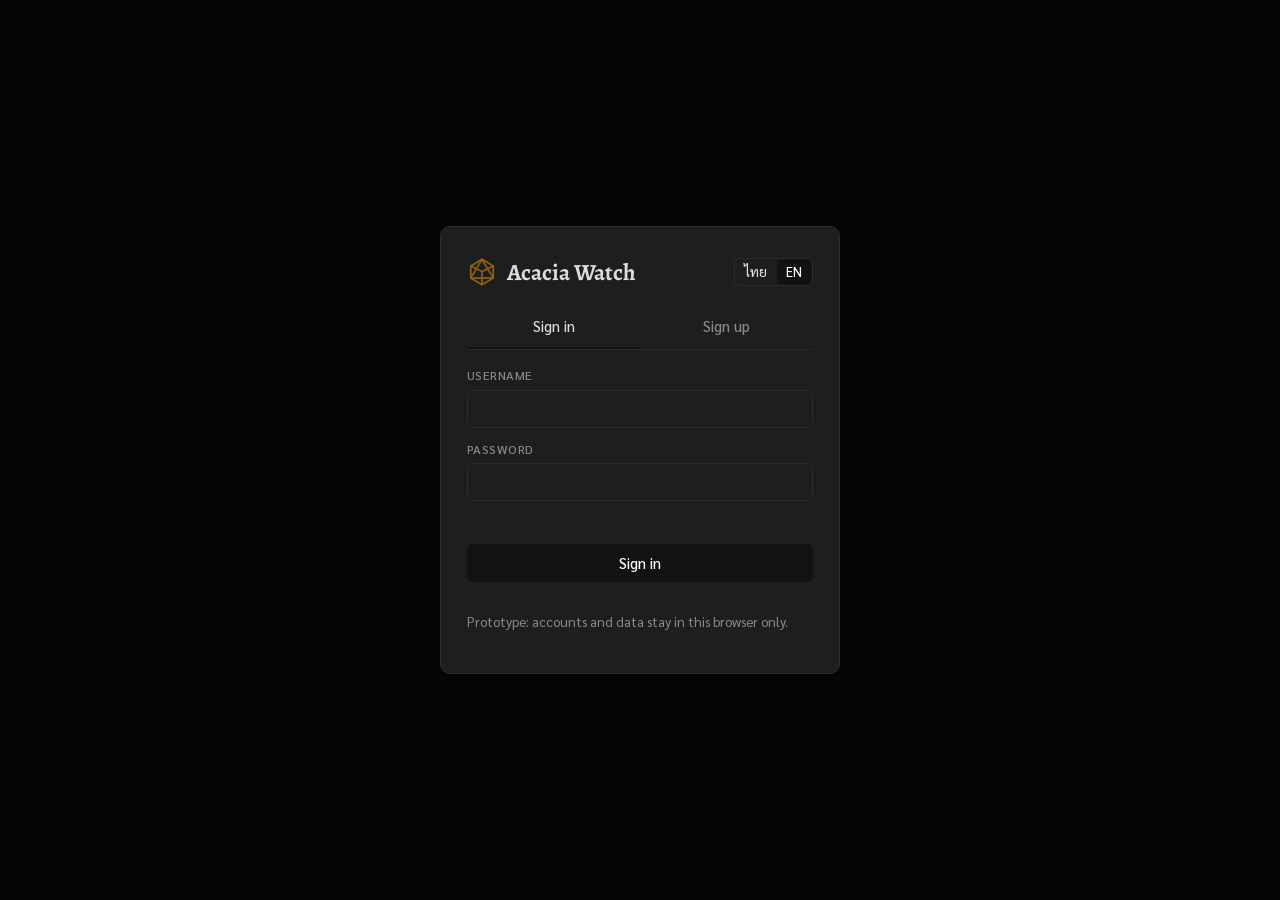
<file: frontend/index.html>
<!doctype html>
<html lang="th">
<head>
<meta charset="utf-8">
<meta name="viewport" content="width=device-width,initial-scale=1,viewport-fit=cover">
<title>Acacia Watch</title>
<link rel="preconnect" href="https://fonts.googleapis.com">
<link rel="preconnect" href="https://fonts.gstatic.com" crossorigin>
<link rel="stylesheet" href="https://fonts.googleapis.com/css2?family=Alegreya:wght@600;700&family=Sarabun:wght@400;500;700&display=swap">
<!-- Styles: loaded in this order (later files may override earlier ones) -->
<link rel="stylesheet" href="css/01-base.css">
<link rel="stylesheet" href="css/02-controls.css">
<link rel="stylesheet" href="css/03-login.css">
<link rel="stylesheet" href="css/04-shell.css">
<link rel="stylesheet" href="css/05-editor.css">
<link rel="stylesheet" href="css/06-minigames.css">
<link rel="stylesheet" href="css/07-game-data.css">
<link rel="stylesheet" href="css/08-adventure.css">
<link rel="stylesheet" href="css/09-effects.css">
<link rel="stylesheet" href="css/10-character-extras.css">
<link rel="stylesheet" href="css/11-initiative.css">
<link rel="stylesheet" href="css/12-hp.css">
<link rel="stylesheet" href="css/13-skills.css">
<link rel="stylesheet" href="css/14-settings.css">
<link rel="stylesheet" href="css/15-decor.css">
<link rel="stylesheet" href="css/16-layout.css">
<link rel="stylesheet" href="css/17-feedback.css">
<link rel="stylesheet" href="css/18-bgfx.css">
<link rel="stylesheet" href="css/18b-bgscenes.css">
</head>
<body style="margin:0">
<div id="root"></div>

<!-- Scripts: plain scripts sharing one global scope; keep this order -->
<script src="js/01-seed-data.js"></script>
<script src="js/02-text.js"></script>
<script src="js/03-storage.js"></script>
<script src="js/04-server-mode.js"></script>
<script src="js/05-icons.js"></script>
<script src="js/06-login.js"></script>
<script src="js/07-records.js"></script>
<script src="js/08-views.js"></script>
<script src="js/09-weapons-items.js"></script>
<script src="js/10-armor-class.js"></script>
<script src="js/11-features.js"></script>
<script src="js/11b-feats.js"></script>
<script src="js/11c-spells.js"></script>
<script src="js/11d-resources.js"></script>
<script src="js/11e-feature-uses.js"></script>
<script src="js/12-game-data.js"></script>
<script src="js/12b-condition-rules.js"></script>
<script src="js/12c-spell-rules.js"></script>
<script src="js/13-adventure.js"></script>
<script src="js/14-initiative.js"></script>
<script src="js/14b-combat.js"></script>
<script src="js/14c-turnalert.js"></script>
<script src="js/14d-turnpanel.js"></script>
<script src="js/14e-resolve.js"></script>
<script src="js/14f-react.js"></script>
<script src="js/14g-spellfx.js"></script>
<script src="js/14h-monsters.js"></script>
<script src="js/14i-reveal.js"></script>
<script src="js/15-minigames.js"></script>
<script src="js/15c-media.js"></script>
<script src="js/15d-timing.js"></script>
<script src="js/15e-stage.js"></script>
<script src="js/15f-mgroom.js"></script>
<script src="js/15h-watch.js"></script>
<script src="js/15g-chartedit.js"></script>
<script src="js/15b-tabledice.js"></script>
<script src="js/15c-profile.js"></script>
<script src="js/16-site-settings.js"></script>
<script src="js/17-backup.js"></script>
<script src="js/23-feedback.js"></script>
<script src="js/18-shell.js"></script>
<script src="js/19-images.js"></script>
<script src="js/19b-crop.js"></script>
<script src="js/20-layout.js"></script>
<script src="js/21-live.js"></script>
<script src="js/24-bgfx.js"></script>
<script src="js/24b-bgscenes.js"></script>
<script src="js/24c-perf.js"></script>
<script src="js/22-events-boot.js"></script>
</body>
</html>
</file>
<file: frontend/css/01-base.css>
/* Layout: split screen. Dark ink sidebar on the left, working area on the right; on phones the sidebar becomes a scrolling top bar.
   Palette: verdigris accent on cool stone, brass kept for dice and highlights only. */
:root{
  --bg:#eceff0; --surface:#fafbfb; --ink:#1b2422; --muted:#5a6a66; --line:#d2d9d7;
  --accent:#1d6b64; --accent-ink:#ffffff; --brass:#8f6212; --gold:#c8901a; --temp:#2f6aa8; --turn-now:#c8901a; --turn-next:#4f86b3; --turn-done:#8b9590; --danger:#a3322a;
  --side:#16201e; --side-ink:#e4ebe8; --side-muted:#8fa19c; --side-line:#2a3935; --side-active:#24342f;
  --r:8px; --display:'Alegreya','Sarabun',Georgia,serif; --body:'Sarabun','Segoe UI',system-ui,sans-serif; --mono:'IBM Plex Mono',ui-monospace,monospace;
}
@media (prefers-color-scheme:dark){:root:not([data-theme="light"]){
  --bg:#101614; --surface:#18211e; --ink:#e5ece9; --muted:#94a5a0; --line:#2b3935;
  --accent:#4fb3a9; --accent-ink:#09130f; --brass:#d6a54b; --gold:#e3b449; --temp:#6aa6e6; --turn-now:#e3b449; --turn-next:#6aa6d4; --turn-done:#6c7873; --danger:#e57d72;
  --side:#0b100f; --side-ink:#e4ebe8; --side-muted:#8fa19c; --side-line:#22302c; --side-active:#1b2926; color-scheme:dark}}
:root[data-theme="dark"]{
  --bg:#101614; --surface:#18211e; --ink:#e5ece9; --muted:#94a5a0; --line:#2b3935;
  --accent:#4fb3a9; --accent-ink:#09130f; --brass:#d6a54b; --gold:#e3b449; --temp:#6aa6e6; --turn-now:#e3b449; --turn-next:#6aa6d4; --turn-done:#6c7873; --danger:#e57d72;
  --side:#0b100f; --side-ink:#e4ebe8; --side-muted:#8fa19c; --side-line:#22302c; --side-active:#1b2926; color-scheme:dark}
*{box-sizing:border-box}
html,body{min-height:100%}
body{background:var(--bg);color:var(--ink);font-family:var(--body);font-size:15px;line-height:1.5}
h1,h2,h3{font-family:var(--display);line-height:1.2;margin:0;text-wrap:balance}
button,input,select,textarea{font:inherit;color:inherit}
:focus-visible{outline:2px solid var(--accent);outline-offset:2px}
</file>
<file: frontend/css/02-controls.css>
/* shared controls */
.btn{display:inline-flex;align-items:center;justify-content:center;gap:.4rem;min-height:38px;padding:0 .95rem;border-radius:calc(var(--r)*.75);border:1px solid var(--line);background:var(--surface);cursor:pointer;font-weight:500}
.btn:hover{border-color:var(--accent)}
.btn.primary{background:var(--accent);border-color:var(--accent);color:var(--accent-ink)}
.btn.danger{color:var(--danger);border-color:var(--danger)}
.btn.small{min-height:30px;padding:0 .6rem;font-size:.85rem}
.btn[disabled]{opacity:.5;cursor:not-allowed}
.field{display:flex;flex-direction:column;gap:.3rem;min-width:0}
.field>label,.lbl{font-size:.78rem;letter-spacing:.04em;text-transform:uppercase;color:var(--muted);font-weight:500}
.field input,.field select,.field textarea{width:100%;min-height:38px;padding:.4rem .6rem;border:1px solid var(--line);border-radius:calc(var(--r)*.75);background:var(--surface)}
.field textarea{min-height:90px;resize:vertical}
.err{color:var(--danger);font-size:.9rem;min-height:1.3em}
.muted{color:var(--muted)}
.lang{display:inline-flex;border:1px solid var(--line);border-radius:calc(var(--r)*.75);overflow:hidden}
.lang button{border:0;background:transparent;padding:.2rem .6rem;cursor:pointer;font-size:.82rem;font-weight:500}
.lang button[aria-pressed="true"]{background:var(--accent);color:var(--accent-ink)}
</file>
<file: frontend/css/03-login.css>
/* login */
.login{min-height:100vh;display:grid;place-items:center;padding:24px max(16px,env(safe-area-inset-left,0px)) 24px max(16px,env(safe-area-inset-right,0px))}
.login-card{width:100%;max-width:400px;background:var(--surface);border:1px solid var(--line);border-radius:calc(var(--r)*1.25);padding:28px 26px;display:flex;flex-direction:column;gap:16px}
.login-top{display:flex;justify-content:space-between;align-items:center}
.brand{display:flex;align-items:center;gap:.6rem;font-family:var(--display);font-weight:700;font-size:1.45rem}
.brand svg{width:30px;height:30px;color:var(--brass)}
.tabs{display:grid;grid-template-columns:1fr 1fr;border-bottom:1px solid var(--line)}
.tabs button{background:none;border:0;padding:.6rem;cursor:pointer;color:var(--muted);border-bottom:2px solid transparent;font-weight:500}
.tabs button[aria-selected="true"]{color:var(--ink);border-bottom-color:var(--accent)}
form.stack{display:flex;flex-direction:column;gap:12px}
.note{font-size:.85rem;color:var(--muted)}
</file>
<file: frontend/css/04-shell.css>
/* app shell */
.app{display:grid;grid-template-columns:240px minmax(0,1fr);min-height:100vh}
.side{background:var(--side);color:var(--side-ink);display:flex;flex-direction:column;gap:20px;padding:20px 16px;position:sticky;top:0;height:100vh}
.side .brand{color:var(--side-ink)}
.nav{display:flex;flex-direction:column;gap:4px}
.nav button{display:flex;align-items:center;gap:.7rem;text-align:left;padding:.6rem .7rem;border:0;border-radius:calc(var(--r)*.75);background:transparent;color:var(--side-muted);cursor:pointer;font-weight:500}
.nav button svg{width:18px;height:18px;flex:none}
.nav button:hover{color:var(--side-ink)}
.nav button[aria-current="page"]{background:var(--side-active);color:var(--side-ink);box-shadow:inset 3px 0 0 var(--nav-edge,var(--brass))}
.side-foot{margin-top:auto;display:flex;flex-direction:column;gap:12px;border-top:1px solid var(--side-line);padding-top:14px}
.me{display:flex;flex-direction:column}
.me b{font-weight:700}
.me span{font-size:.8rem;color:var(--side-muted)}
.side .lang{border-color:var(--side-line);align-self:flex-start}
.side .lang button{color:var(--side-muted)}
.side .lang button[aria-pressed="true"]{color:var(--accent-ink)}
.side .btn{background:transparent;border-color:var(--side-line);color:var(--side-ink)}
.main{padding:28px max(16px,env(safe-area-inset-right,0px)) 48px 32px;min-width:0;display:flex;flex-direction:column;gap:22px}
.head{display:flex;flex-wrap:wrap;gap:12px;justify-content:space-between;align-items:flex-end}
.head h1{font-size:1.9rem}
.head p{margin:.2rem 0 0;color:var(--muted)}
.panel{background:var(--surface);border:1px solid var(--line);border-radius:var(--r);min-width:0}
.panel>.ph{padding:14px 16px;border-bottom:1px solid var(--line);display:flex;justify-content:space-between;align-items:center;gap:10px;flex-wrap:wrap}
.panel>.ph h2{font-size:1.2rem}
.scroll{overflow-x:auto}
table{width:100%;border-collapse:collapse;min-width:620px}
th{text-align:left;font-size:.75rem;letter-spacing:.05em;text-transform:uppercase;color:var(--muted);font-weight:500;padding:10px 16px;border-bottom:1px solid var(--line);white-space:nowrap}
td{padding:11px 16px;border-bottom:1px solid var(--line);vertical-align:middle}
tr:last-child td{border-bottom:0}
td.num,th.num{text-align:right;font-variant-numeric:tabular-nums}
td .sub{display:block;font-size:.82rem;color:var(--muted)}
.acts{display:flex;gap:6px;justify-content:flex-end}
.pill{display:inline-block;padding:.1rem .55rem;border:1px solid var(--line);border-radius:999px;font-size:.78rem;color:var(--muted)}
.pill.admin{border-color:var(--brass);color:var(--brass)}
.empty{padding:34px 18px;text-align:center;display:flex;flex-direction:column;gap:12px;align-items:center;color:var(--muted)}

.nav .navh{margin:12px 0 2px;padding:6px .7rem 0;border-top:1px solid var(--side-active,rgba(255,255,255,.12));font-size:.72rem;letter-spacing:.08em;text-transform:uppercase;color:var(--side-muted);opacity:.8}
</file>
<file: frontend/css/05-editor.css>
/* editor */
.grid{display:grid;gap:14px;grid-template-columns:repeat(auto-fit,minmax(170px,1fr));padding:16px}
.grid.wide{grid-template-columns:repeat(auto-fit,minmax(240px,1fr))}
.abilities{display:grid;grid-template-columns:repeat(auto-fit,minmax(104px,1fr));gap:12px;padding:16px}
.ab{border:1px solid var(--line);border-radius:var(--r);padding:10px;display:flex;flex-direction:column;align-items:center;gap:6px}
.ab .k{font-family:var(--mono);font-size:.8rem;color:var(--muted)}
.ab input{text-align:center;width:100%;min-height:36px;border:1px solid var(--line);border-radius:calc(var(--r)*.75);background:var(--surface);font-variant-numeric:tabular-nums}
.ab .mod{font-family:var(--display);font-weight:700;font-size:1.5rem;font-variant-numeric:tabular-nums}
.derived{display:flex;flex-wrap:wrap;gap:10px;padding:0 16px 16px}
.chip{border:1px solid var(--line);border-radius:var(--r);padding:8px 12px;display:flex;flex-direction:column;min-width:110px}
.chip span{font-size:.72rem;letter-spacing:.05em;text-transform:uppercase;color:var(--muted)}
.chip b{font-family:var(--display);font-size:1.3rem;font-variant-numeric:tabular-nums}
.bar{display:flex;gap:10px;flex-wrap:wrap;justify-content:space-between;padding:14px 16px}
</file>
<file: frontend/css/06-minigames.css>
/* minigames */
.games{display:grid;gap:18px;grid-template-columns:minmax(0,1.4fr) minmax(0,1fr)}
.dice{display:flex;flex-wrap:wrap;gap:8px;padding:16px 16px 4px}
.dice button{min-width:52px;min-height:44px;border-radius:calc(var(--r)*.75);border:1px solid var(--line);background:var(--surface);cursor:pointer;font-family:var(--mono)}
.dice button[aria-pressed="true"]{border-color:var(--brass);color:var(--brass);box-shadow:inset 0 0 0 1px var(--brass)}
.roll-ctl{display:flex;gap:12px;flex-wrap:wrap;align-items:flex-end;padding:12px 16px}
.roll-ctl .field{width:92px}
.result{margin:4px 16px 16px;border:1px dashed var(--brass);border-radius:var(--r);padding:16px;text-align:center;min-height:116px;display:flex;flex-direction:column;justify-content:center;gap:4px}
.result .big{font-family:var(--display);font-weight:700;font-size:3rem;line-height:1;color:var(--brass);font-variant-numeric:tabular-nums}
.result .det{font-family:var(--mono);font-size:.85rem;color:var(--muted)}
.hist{list-style:none;margin:0;padding:6px 16px 16px;display:flex;flex-direction:column;gap:6px}
.hist li{display:flex;justify-content:space-between;gap:10px;font-family:var(--mono);font-size:.85rem;border-bottom:1px solid var(--line);padding-bottom:6px}
.plan{margin:0;padding:12px 16px 16px 34px;display:flex;flex-direction:column;gap:6px}


.medialist{list-style:none;margin:0;padding:0 16px 16px;display:grid;gap:10px}
.medialist li{display:flex;gap:10px;align-items:flex-start;justify-content:space-between;padding:10px;border-radius:var(--r);background:rgba(128,128,128,.12)}
.medialist .mm{display:flex;flex-direction:column;gap:4px;min-width:0;flex:1}.medialist small{opacity:.75}
.medialist video{width:100%;max-width:360px;border-radius:var(--r);background:#000}.medialist audio{width:100%;max-width:360px}
.mediabar{padding:0 16px 10px}.mediaup{display:flex;gap:10px;align-items:center;padding:0 16px 10px}.mediaup progress{flex:1}
.mediahow{margin:0 16px 12px;padding:10px 12px;border-radius:var(--r);background:rgba(128,128,128,.12);font-size:.92rem}.mediahow ol{margin:6px 0 0;padding-left:20px}
.mglist{list-style:none;margin:0;padding:0 16px 16px;display:grid;gap:10px}
.mglist li{display:flex;gap:10px;align-items:center;justify-content:space-between;flex-wrap:wrap;padding:10px;border-radius:var(--r);background:rgba(128,128,128,.12)}
.mglist .mm{display:flex;flex-direction:column;min-width:0;flex:1}.mglist small{opacity:.75}
.mgbtns{display:flex;gap:8px;flex-wrap:wrap}
.mggrid{display:grid;gap:12px;grid-template-columns:repeat(auto-fit,minmax(150px,1fr));padding:12px 16px}
.mggrid .field{min-width:0}.mggrid input,.mggrid select{width:100%;box-sizing:border-box}
.mgcols{display:flex;gap:14px;flex-wrap:wrap;padding:0 16px}.mgc{display:flex;gap:6px;align-items:center}
.mgplay{position:fixed;inset:0;z-index:9999;background:#000;color:#fff;display:flex;flex-direction:column;align-items:center;justify-content:flex-end;gap:16px;padding:16px;touch-action:manipulation;user-select:none;-webkit-user-select:none;overflow:hidden}
.mgvid{position:absolute;inset:0;width:100%;height:100%;object-fit:cover;z-index:0}
.mgplay>*:not(.mgvid){position:relative;z-index:1}
.mgx{position:absolute!important;top:12px;right:12px;width:44px;height:44px;border-radius:50%;border:0;background:rgba(0,0,0,.6);color:#fff;font-size:1.2rem}
.mghud{position:absolute!important;top:14px;left:16px;display:flex;flex-direction:column;gap:4px;text-shadow:0 1px 4px #000;font-size:1.05rem}
.mgmid{flex:1;display:flex;align-items:center;justify-content:center}
.mgfb{font-size:2.4rem;font-weight:800;text-shadow:0 2px 8px #000}.mgfb.pop{animation:mgpop .35s ease-out}
@keyframes mgpop{from{transform:scale(1.5);opacity:.3}to{transform:scale(1);opacity:1}}
.mgcount{position:absolute!important;top:30%;font-size:5rem;font-weight:800;text-shadow:0 2px 12px #000}
.mgbar{position:relative;width:min(92vw,720px);height:44px;border-radius:22px;overflow:hidden;box-shadow:0 0 0 2px rgba(255,255,255,.4)}
.mgzone{position:absolute;top:0;bottom:0;opacity:.85}.mgzone i{position:absolute;left:35%;width:30%;top:0;bottom:0;opacity:.9}
.mgmark{position:absolute;top:-2px;bottom:-2px;width:6px;margin-left:-3px;border-radius:3px;box-shadow:0 0 8px #fff}
.mgtap{width:min(80vw,260px);height:96px;border-radius:48px;border:3px solid rgba(255,255,255,.7);color:#fff;font-size:1.8rem;font-weight:800;margin-bottom:max(16px,env(safe-area-inset-bottom));touch-action:none}
.mgtap:active{transform:scale(.96)}
.mgstart,.mgres{position:absolute!important;inset:0;background:rgba(0,0,0,.75);display:flex;flex-direction:column;gap:16px;align-items:center;justify-content:center;text-align:center;padding:20px}
.mgstart[hidden],.mgres[hidden]{display:none}
.mgstart .big{min-height:64px;padding:0 48px;font-size:1.4rem}
.mgdmg{font-size:1.3rem;color:#fca5a5}
.mglanes{position:relative;display:grid;grid-template-columns:repeat(var(--n),1fr);gap:4px;width:min(96vw,560px);flex:1 1 0;min-height:0;margin-top:56px}
.mglane{position:relative;overflow:hidden;border-radius:8px;opacity:.9}
.mgnote{position:absolute;left:8%;width:84%;top:0;display:flex;will-change:transform}
.mgnh{flex:0 0 var(--nh,24px);height:var(--nh,24px);display:flex;align-items:center;justify-content:center;color:inherit}
.mgnh.bar{background:currentColor;border-radius:8px;box-shadow:0 0 0 2px rgba(255,255,255,.55)}
.mgnh svg,.mgnh img{height:100%;width:auto;max-width:100%;object-fit:contain;filter:drop-shadow(0 0 3px rgba(0,0,0,.6))}
.mgnh svg{aspect-ratio:1}
.mgnt{flex:1 1 auto;width:46%;margin:0 auto;background:currentColor;opacity:.55;border-radius:6px;box-shadow:0 0 0 2px rgba(255,255,255,.4)}
.mgrot{position:absolute;z-index:6;top:62px;left:50%;transform:translateX(-50%);background:#000c;color:#fff;border:1px solid #fff6;border-radius:999px;padding:6px 14px;font-size:.85rem;white-space:nowrap}
.mgrot[hidden]{display:none}
.mgcount.pop{animation:mgcd .9s ease-out}
@keyframes mgcd{0%{transform:scale(1.8);opacity:0}25%{transform:scale(1);opacity:1}100%{transform:scale(.9);opacity:.35}}
.mgimgrow{display:flex;align-items:center;gap:10px;margin:6px 0}.mgimgrow img{width:44px;height:44px;object-fit:contain;background:#0004;border-radius:8px}
.mgimgph{width:44px;text-align:center}

.mgline{position:absolute;left:0;right:0;height:5px;border-radius:3px;box-shadow:0 0 8px currentColor;pointer-events:none}
.mgpads{display:grid;grid-template-columns:repeat(var(--n),1fr);gap:6px;width:min(96vw,560px);margin-bottom:max(12px,env(safe-area-inset-bottom))}
.mgpad{height:clamp(96px,20vh,170px);border-radius:14px;border:3px solid rgba(255,255,255,.7);color:#fff;font-size:1.3rem;font-weight:800;touch-action:none}
.mgpad.on{filter:brightness(1.6);transform:scale(.95)}
.mgplay:has(.mglanes) .mgmid{position:absolute;inset:0;pointer-events:none}
.mgprog{width:min(92vw,520px);height:22px;border-radius:11px;overflow:hidden;box-shadow:0 0 0 2px rgba(255,255,255,.4)}.mgprog i{display:block;height:100%;width:0;transition:width .08s}
.mgbox{padding:10px 16px 14px;display:flex;flex-direction:column;gap:6px}.mgbox.mgbtns{flex-direction:row;align-items:center}
.mgres-list{list-style:none;margin:0;padding:0 16px 14px;display:grid;gap:6px}
.mgres-list li{display:flex;justify-content:space-between;gap:10px;align-items:center;padding:6px 8px;border-radius:var(--r);background:rgba(128,128,128,.12)}
.mgdmgn{color:#f87171}.mgnow{border-color:var(--brass)}
.mgtl{margin:6px 16px 12px;padding:10px;border:1px solid var(--line);border-radius:var(--r)}
.mgtlbar{display:flex;gap:2px;min-height:30px;border-radius:8px;overflow:hidden;background:rgba(128,128,128,.12);margin:6px 0}
.mgseg{display:flex;align-items:center;justify-content:center;min-width:18px;color:#fff;font-size:.8rem;text-shadow:0 1px 2px #000}
.mgseg.cut{background:repeating-linear-gradient(45deg,#555,#555 6px,#444 6px,#444 12px)}
.mgrows{list-style:none;margin:8px 0 0;padding:0;display:grid;gap:8px}
.mgrow{padding:8px;border-radius:var(--r);background:rgba(128,128,128,.12)}.mgrow.cut{opacity:.85}
.mgrh{display:flex;justify-content:space-between;align-items:center;gap:8px}.mgrb{display:flex;gap:4px}
.mgrf{display:flex;flex-wrap:wrap;gap:8px 12px;margin-top:6px}.mgrf label{display:flex;flex-direction:column;gap:2px;font-size:.78rem}
.mgsn{box-sizing:border-box}
.mgedit{position:fixed;inset:0;z-index:9000;background:#0b0b0d;color:#eee;display:flex;flex-direction:column}
.mgeh{display:flex;flex-wrap:wrap;gap:8px 12px;align-items:center;padding:8px 12px;background:#17171a;border-bottom:1px solid #333}
.mgeh label{display:flex;gap:4px;align-items:center;font-size:.85rem}.mgeh input[type=number],.mgeh select{min-height:32px}
.mgebtns{display:flex;gap:6px;flex-wrap:wrap;margin-left:auto}.mgehint{flex:1 0 100%;opacity:.7}
.mgevid{width:84px;height:48px;object-fit:cover;border-radius:6px;background:#000}
.mget{font-variant-numeric:tabular-nums;min-width:74px}
.mgescroll{flex:1;overflow:auto;position:relative;-webkit-overflow-scrolling:touch}
.mgeinner{position:relative;margin:0 auto}
.mgeruler{position:absolute;left:0;top:0;bottom:0;width:60px;border-right:1px solid #333;cursor:pointer}
.mgeruler span{position:absolute;right:6px;font-size:.7rem;opacity:.7;transform:translateY(-50%)}
.mgegrid{position:absolute;top:0;background-color:#141416;cursor:crosshair}
.mgenotes,.mgehead{position:absolute;left:0;right:0}.mgenotes{top:0}
.mgen{position:absolute;border-radius:6px;box-shadow:0 0 0 2px rgba(255,255,255,.6);pointer-events:none}
.mgehead{height:2px;background:#facc15;box-shadow:0 0 6px #facc15;pointer-events:none;z-index:2}
.mgsec{border-top:1px solid var(--line)}.mgsec>summary{cursor:pointer;padding:12px 16px;font-weight:700;list-style:none;display:flex;gap:8px;align-items:center;min-height:44px}
.mgsec>summary::-webkit-details-marker{display:none}.mgsec>summary::after{content:'▾';margin-left:auto;opacity:.6}.mgsec[open]>summary::after{content:'▴'}
.mgsec:first-of-type{border-top:0}
.mgchartf{display:flex;flex-direction:column;gap:8px;align-items:flex-start;padding:4px 16px 8px}.mgchartf .big{min-height:52px;font-size:1.05rem;width:100%}
.mgsave{position:sticky;bottom:0;padding:10px 16px;background:var(--panel,#1e1e20);border-top:1px solid var(--line);z-index:3}
.mgsec .mgtl{border:0;margin:0;padding:0 16px 12px}
.mgeh{position:sticky;top:0;z-index:5}
.mgeplay{min-width:48px;min-height:44px;font-size:1.2rem}.mgez{display:flex;gap:4px}.mgez .btn{min-width:40px;min-height:36px}
.mgeset{flex:1 0 100%}.mgeset summary{cursor:pointer;font-size:.85rem;opacity:.8}.mgeset[open]{display:flex;flex-wrap:wrap;gap:8px 14px;align-items:center}
.mgelanes{display:flex;margin:0 auto;background:#17171a;border-bottom:1px solid #333}
.mgelanes button{border:0;border-right:1px solid rgba(0,0,0,.4);color:#fff;display:flex;flex-direction:column;align-items:center;justify-content:center;min-height:44px;cursor:pointer;padding:2px 0}
.mgelanes small{opacity:.85;font-size:.7rem}
.mgefoot{display:flex;gap:8px;flex-wrap:wrap;justify-content:center;padding:8px 12px max(8px,env(safe-area-inset-bottom));background:#17171a;border-top:1px solid #333}
.mgefoot .btn{min-height:44px}
.mgeinner{margin:0 auto}
.mgewave{position:absolute;left:0;top:0;pointer-events:none;display:none}
.mgenotes{z-index:1}.mgehead{z-index:2}.mgewst{flex:1 0 100%}
.mgeh{position:relative}.mgeset{flex:0 0 auto!important}.mgeset[open]{display:block}
.mgesetbox{position:absolute;left:8px;right:8px;top:100%;margin-top:2px;padding:12px;background:#1d1d21;border:1px solid #555;border-radius:10px;display:flex;flex-wrap:wrap;gap:10px 16px;align-items:center;z-index:20;box-shadow:0 8px 24px rgba(0,0,0,.6)}
.mgeset summary{min-height:36px;display:flex;align-items:center;padding:0 6px}
.mgegrid.holdtool{touch-action:none}.mgen.hold{box-shadow:0 0 0 2px rgba(255,255,255,.6)}.mgeh [aria-pressed=true]{outline:2px solid #facc15}

/* phone held sideways: same layout (lanes on top, pads at the bottom), just wider and shorter */
@media (orientation:landscape) and (max-height:520px){
  .mgplay{padding:6px 10px calc(6px + env(safe-area-inset-bottom));gap:6px}
  .mgplay .mglanes{width:min(96vw,820px);margin-top:4px}
  .mgplay .mgpads{width:min(96vw,820px);margin-bottom:0}
  .mgplay .mgpad{height:clamp(52px,17vh,76px);font-size:1.1rem}
  .mgcount{font-size:3.5rem;top:18%}
  .mgrot{top:8px}
}
.mgplay>.mgx,.mgplay>.mghud{z-index:5}

.mgeevbg{position:absolute;top:0;bottom:0;background:rgba(167,139,250,.08);border-left:2px solid #a78bfa}
.mgeevh{display:flex;flex-direction:column;align-items:center;justify-content:center;min-height:44px;background:#3b2a66;color:#fff;border-right:1px solid rgba(0,0,0,.4)}
.mgeevh small{opacity:.85;font-size:.7rem}
.mgeev{display:flex;flex-wrap:wrap;gap:6px 10px;align-items:center;flex:1 0 100%}
.mgee{display:flex;align-items:flex-start;justify-content:center;color:#fff;font-size:1rem;overflow:hidden;box-shadow:0 0 0 2px rgba(255,255,255,.7)}
.mgee span{display:flex;flex-direction:column;align-items:center;line-height:1;margin-top:2px}.mgee small{font-size:.62rem}
.mgnh{transform:scaleY(var(--hf,1))}
.mgflash{position:absolute;inset:0;background:#fff;opacity:0;pointer-events:none;border-radius:8px;z-index:3}
.mgeev [hidden]{display:none!important}

.mgrds,.mgprog{opacity:var(--fo,1)}.mgprog.idle{opacity:calc(.55*var(--fo,1))}
.mgfog{position:absolute;inset:0;pointer-events:none;opacity:0;z-index:3;background:linear-gradient(to bottom,#000 0,rgba(0,0,0,.9) var(--fp,50%),rgba(0,0,0,0) calc(var(--fp,50%) + 28%));border-radius:inherit}
.mgflash{border-radius:inherit}

/* ---- unified stage: views, transitions ---- */
.mgviews{flex:1;min-height:0;position:relative;width:100%}
.mgv{position:absolute;inset:0;display:none;flex-direction:column;align-items:center;justify-content:flex-end;gap:16px}
.mgv.on,.mgv.leave{display:flex}
.mgv.leave{pointer-events:none;z-index:1}.mgv.enter{z-index:2}
.mgviews .mgv.leave,.mgviews .mgv.enter{animation-duration:.7s;animation-fill-mode:both;animation-timing-function:ease-in-out}
.mgviews[data-tr="1"] .mgv.leave{animation-name:trFadeOut}.mgviews[data-tr="1"] .mgv.enter{animation-name:trFadeIn}
.mgviews[data-tr="2"] .mgv.leave{animation-name:trSlideOut}.mgviews[data-tr="2"] .mgv.enter{animation-name:trSlideIn}
.mgviews[data-tr="3"] .mgv.leave{animation-name:trZoomOut}.mgviews[data-tr="3"] .mgv.enter{animation-name:trZoomIn}
.mgviews[data-tr="4"] .mgv.leave{animation-name:trDropOut}.mgviews[data-tr="4"] .mgv.enter{animation-name:trDropIn}
.mgviews[data-tr="5"] .mgv.leave{animation-name:trFlipOut}.mgviews[data-tr="5"] .mgv.enter{animation-name:trFlipIn}
@keyframes trFadeOut{to{opacity:0}}@keyframes trFadeIn{from{opacity:0}}
@keyframes trSlideOut{to{transform:translateX(-110%)}}@keyframes trSlideIn{from{transform:translateX(110%)}}
@keyframes trZoomOut{to{transform:scale(1.8);opacity:0}}@keyframes trZoomIn{from{transform:scale(.4);opacity:0}}
@keyframes trDropOut{to{transform:translateY(110%)}}@keyframes trDropIn{from{transform:translateY(-110%)}}
@keyframes trFlipOut{to{transform:perspective(900px) rotateY(90deg);opacity:0}}@keyframes trFlipIn{from{transform:perspective(900px) rotateY(-90deg);opacity:0}}
.mgplay .mgmid{position:absolute;inset:0;pointer-events:none;z-index:4;display:flex;align-items:center;justify-content:center}
.mgcount,.mgbrk{z-index:4}
.mgbrk{position:absolute;top:18%;left:0;right:0;text-align:center;font-size:1.6rem;font-weight:800;letter-spacing:.3em;opacity:0;transition:opacity .3s;pointer-events:none;text-shadow:0 2px 10px #000}
.mgbrk.on{opacity:.85}
.mgfb{transition:opacity .45s}.mgfb.out{opacity:0}
/* Rhythm Doctor line */
.mgrds{position:relative;width:min(94vw,760px);margin:auto 0;display:flex;flex-direction:column;gap:6px}
.mgrd{position:relative;width:100%;height:120px;display:flex;align-items:center;gap:0}
.mgrds.r2 .mgrd{height:92px}.mgrds.r3 .mgrd{height:74px}
.mgrds.r2 .mgrdc,.mgrds.r2 .mgrdh{width:64px;height:64px;font-size:2.1rem}.mgrds.r3 .mgrdc,.mgrds.r3 .mgrdh{width:52px;height:52px;font-size:1.7rem}
.mgrds.rev .mgrd{flex-direction:row-reverse}.mgrds.rev .mgrdline>i{transform:scaleX(-1)}
.mgrdc,.mgrdh{flex:none;width:84px;height:84px;border-radius:50%;display:flex;align-items:center;justify-content:center;font-size:2.8rem;background:rgba(255,255,255,.1);box-shadow:0 0 0 3px rgba(255,255,255,.35);overflow:hidden;z-index:2}
.mgrdc img,.mgrdh img{width:100%;height:100%;object-fit:cover}
.mgrdh{color:var(--rc);transform-origin:center}
.mgrdh span{font-size:3rem;color:var(--rc)}
.mgrdh.beat{animation:rdBeat .3s ease-out}.mgrdh.beat2{animation:rdBeat2 .45s ease-out}
@keyframes rdBeat{40%{transform:scale(1.15)}}@keyframes rdBeat2{30%{transform:scale(1.4);box-shadow:0 0 40px var(--rc)}}
.mgrdline{position:relative;flex:1;height:100%}
.mgrdline>i{position:absolute;left:0;right:0;top:50%;height:4px;margin-top:-2px;border-radius:2px;background:linear-gradient(90deg,var(--lc),var(--rc));opacity:.8}
.mgp{position:absolute;top:50%;width:26px;height:38px;margin:-19px 0 0 -13px;color:#fff;pointer-events:none}
.mgp svg{width:100%;height:100%;display:block}
.mgp.hit{width:36px;height:52px;margin:-26px 0 0 -18px;color:var(--pc);filter:drop-shadow(0 0 8px var(--pc))}
/* rapid tap progress */
.mgprog{position:relative;width:min(92vw,560px);height:72px;border-radius:36px;overflow:hidden;box-shadow:0 0 0 3px rgba(255,255,255,.45);margin:auto 0 0;transition:opacity .3s}
.mgprog i{display:block;height:100%;width:0;transition:width .08s}
.mgprogn{position:absolute;inset:0;display:flex;align-items:center;justify-content:center;font-size:2.2rem;font-weight:800;color:#fff;text-shadow:0 2px 8px #000;pointer-events:none}
.mgprog.done{box-shadow:0 0 0 3px #ffd54a,0 0 24px #ffd54a}
@media(max-height:480px){.mgrd{height:90px}.mgrdc,.mgrdh{width:62px;height:62px;font-size:2rem}.mgprog{height:54px}.mgprogn{font-size:1.6rem}}

.mgband{position:absolute;left:0;right:0;opacity:.13;pointer-events:none}.mgband b{position:absolute;left:4px;top:2px;font-size:.7rem;color:#fff;white-space:nowrap}

/* Rhythm Doctor extras */
.mgrdc{position:relative}.mgrdc.bop{animation:rdBop .32s ease-out}
@keyframes rdBop{30%{transform:translateY(-8px) scale(1.06)}}
.mgrdh{position:relative;overflow:visible}.mgrdh svg{width:62%;height:62%}.mgrdh img{border-radius:50%}
.mgrdx{position:absolute;inset:0;pointer-events:none}
.mgring{position:absolute;inset:0;border-radius:50%;border:3px solid var(--rc);animation:rdRing .6s ease-out forwards}
.mgring.p{border-color:#fff;box-shadow:0 0 18px var(--pc)}
@keyframes rdRing{from{transform:scale(1);opacity:.9}to{transform:scale(2.2);opacity:0}}
.mgspark{position:absolute;left:50%;top:50%;width:7px;height:7px;margin:-3px;border-radius:50%;background:var(--pc);box-shadow:0 0 8px var(--pc);animation:rdSpark .6s ease-out forwards}
@keyframes rdSpark{to{transform:rotate(var(--a)) translateX(var(--d));opacity:0}}
.mgrdh.crack{animation:rdCrack .5s ease-out;filter:grayscale(.9) brightness(.7)}
@keyframes rdCrack{20%{transform:translateX(-7px) rotate(-6deg)}40%{transform:translateX(7px) rotate(6deg)}60%{transform:translateX(-4px)}}
.mgrdh.crack{transition:filter 1s}
.mgrdw{display:none;position:absolute;left:0;top:50%;width:100%;height:40px;margin-top:-20px;overflow:visible;color:var(--rc);opacity:.85}
.mgcombo{position:absolute;right:0;top:-34px;font-size:1.7rem;font-weight:800;color:#fff;text-shadow:0 0 calc(6px + 16px*var(--k,0)) var(--pc),0 2px 6px #000;opacity:0;pointer-events:none}
.mgcombo.on{opacity:1}.mgcombo.pop{animation:rdCombo .3s ease-out}
@keyframes rdCombo{from{transform:scale(1.7)}}
@media(max-height:480px){.mgrds.r2 .mgrd{height:70px}.mgrds.r3 .mgrd{height:56px}.mgrds.r2 .mgrdc,.mgrds.r2 .mgrdh{width:50px;height:50px}.mgrds.r3 .mgrdc,.mgrds.r3 .mgrdh{width:42px;height:42px}}

/* red screen edge on a miss */
.mgvig{position:absolute;inset:0;pointer-events:none;z-index:5;opacity:0;background:radial-gradient(ellipse at center,rgba(255,0,0,0) 45%,rgba(255,30,30,.55) 85%,rgba(255,0,0,.85) 100%);box-shadow:inset 0 0 70px 14px rgba(255,0,0,.55)}
.mgvig.on{animation:mgVig .7s ease-out}
@keyframes mgVig{0%{opacity:1}100%{opacity:0}}

/* ---- little live windows: watching somebody else play ---- */
#mgDock{position:fixed;right:8px;bottom:8px;z-index:60;display:flex;flex-wrap:wrap;justify-content:flex-end;gap:8px;max-width:calc(100vw - 16px);pointer-events:none}
#mgDock:empty{display:none}
.mgplay.mini{position:relative;inset:auto;z-index:auto;width:min(46vw,250px);height:150px;padding:0;gap:0;border-radius:12px;box-shadow:0 4px 18px rgba(0,0,0,.55),0 0 0 2px rgba(255,255,255,.28);pointer-events:auto;font-size:12px;animation:mgMiniIn .35s ease-out}
@keyframes mgMiniIn{from{transform:translateY(20px) scale(.9);opacity:0}}
.mgplay.mini .mgpads,.mgplay.mini .mgtap,.mgplay.mini .mgstart,.mgplay.mini .mgrot,.mgplay.mini .mgcal{display:none!important}
.mgplay.mini .mghud{top:4px;left:8px;font-size:.78rem;gap:0;z-index:6;max-width:calc(100% - 40px);white-space:nowrap;overflow:hidden;text-overflow:ellipsis}
.mgplay.mini .mgx{top:3px;right:3px;width:26px;height:26px;font-size:.8rem;z-index:6}
.mgplay.mini .mglanes{width:calc(100% - 16px);margin:26px 0 8px}
.mgplay.mini .mgfb{font-size:1.15rem}
.mgplay.mini .mgcount{font-size:2.2rem}
.mgplay.mini .mgbrk{font-size:.95rem;top:30%}
.mgplay.mini .mgv{gap:0}
.mgplay.mini .mgrds{width:calc(100% - 14px);margin:24px 0 0}
.mgplay.mini .mgrd,.mgplay.mini .mgrds.r2 .mgrd,.mgplay.mini .mgrds.r3 .mgrd{height:46px}
.mgplay.mini .mgrdc,.mgplay.mini .mgrdh,.mgplay.mini .mgrds.r2 .mgrdc,.mgplay.mini .mgrds.r2 .mgrdh,.mgplay.mini .mgrds.r3 .mgrdc,.mgplay.mini .mgrds.r3 .mgrdh{width:34px;height:34px;font-size:1.2rem}
.mgplay.mini .mgp{width:15px;height:22px;margin:-11px 0 0 -7px}.mgplay.mini .mgp.hit{width:20px;height:28px;margin:-14px 0 0 -10px}
.mgplay.mini .mgcombo{font-size:1rem;top:-20px}
.mgplay.mini .mgprog{height:36px;width:calc(100% - 16px);margin:auto 0}.mgplay.mini .mgprogn{font-size:1.2rem}
.mgplay.mini .mgres{font-size:.9rem;background:rgba(0,0,0,.7);position:absolute;inset:0;display:flex;align-items:center;justify-content:center;z-index:7}
.mgplay.mini .mgres[hidden]{display:none}.mgplay.mini .mgres p{margin:0}
.mgplay.mini .mgsnd{position:absolute!important;top:3px;right:32px;width:26px;height:26px;border-radius:50%;border:0;background:rgba(0,0,0,.6);color:#fff;font-size:.8rem;z-index:6;padding:0}
.mgplay.mini .mgwho{position:absolute;bottom:3px;left:8px;z-index:6;font-size:.7rem;opacity:.7}
</file>
<file: frontend/css/07-game-data.css>
/* game data */
.tabs2{display:flex;gap:4px;overflow-x:auto;border-bottom:1px solid var(--line)}
.tabs2 button{background:none;border:0;border-bottom:2px solid transparent;padding:.55rem .85rem;cursor:pointer;color:var(--muted);font-weight:500;white-space:nowrap}
.tabs2 button[aria-selected="true"]{color:var(--ink);border-bottom-color:var(--accent)}
.cnt{font-family:var(--mono);font-size:.75rem;color:var(--muted);margin-left:.25rem}
.field.full{grid-column:1/-1}
.subs{display:flex;flex-direction:column;gap:12px;padding:16px}
.subrow{display:grid;grid-template-columns:repeat(4,minmax(0,1fr)) auto;gap:10px;align-items:end;border:1px solid var(--line);border-radius:var(--r);padding:12px}

.pager{display:flex;gap:12px;align-items:center;justify-content:center;padding:12px 16px;border-top:1px solid var(--line)}

/* conditions reference */
.condlist{display:flex;flex-direction:column}
.cond{border-top:1px solid var(--line)}.cond:first-child{border-top:0}
.condhead{display:flex;flex-wrap:wrap;align-items:baseline;gap:4px 12px;width:100%;text-align:left;background:none;border:0;padding:12px 16px;cursor:pointer;color:var(--ink);font:inherit}
.condhead b{min-width:7.5rem}
.condth{color:var(--muted);font-size:.85rem}
.condsum{flex:1 1 220px;color:var(--muted);font-size:.9rem}
.condcar{margin-left:auto;font-family:var(--mono);color:var(--muted)}
.cond.open .condhead{background:rgba(255,255,255,.03)}
.condbody{padding:4px 16px 16px;line-height:1.6;max-width:70ch}

/* condition icon, colour, highlight and popup card */
.cond{--cc:var(--ink)}
.cicon{object-fit:contain;border-radius:6px;flex:none;align-self:center}
.condhead{align-items:center}
.condhead b{color:var(--cc,var(--ink))}
.td-name .cicon,td .cicon{vertical-align:middle;margin-right:8px}
.cref{--cc:var(--ink);background:color-mix(in srgb,var(--cc) 14%,transparent);color:var(--cc);border:0;border-radius:4px;padding:0 4px;font:inherit;cursor:pointer;text-decoration:underline dotted;text-underline-offset:3px}
.cref:hover,.cref:focus-visible{background:color-mix(in srgb,var(--cc) 30%,transparent)}
.cpop{position:fixed;z-index:60;top:72px;left:50%;transform:translateX(-50%);width:min(560px,calc(100vw - 24px));max-height:70vh;overflow:auto;background:var(--surface);color:var(--ink);border:1px solid var(--cc,var(--ink));border-radius:var(--r);box-shadow:0 12px 40px rgba(0,0,0,.55)}
.cpop-h{display:flex;align-items:center;gap:10px;padding:10px 14px;border-bottom:1px solid var(--line);position:sticky;top:0;background:var(--surface)}
.cpop-h h3{margin:0;color:var(--cc,var(--ink));flex:1}
.cpop-b{padding:12px 14px 16px;line-height:1.6}
.condedit{display:grid;grid-template-columns:repeat(auto-fit,minmax(240px,1fr));gap:16px;padding:16px}
.thumb.cond{display:flex;align-items:center;justify-content:center;min-height:128px;aspect-ratio:1/1;max-width:200px;border:1px dashed var(--line);border-radius:var(--r)}
.thumb.cond img{max-width:100%;max-height:100%;object-fit:contain}
.cprev{margin-top:8px}
@media (max-width:820px){.cpop{top:auto;bottom:12px;transform:translateX(-50%);max-height:60vh}}

/* condition rules */
.crules{margin-top:14px;padding-top:10px;border-top:1px dashed var(--line)}
.crules h4{margin:0 0 6px;font-size:.9rem;color:var(--muted);font-weight:600}
.crules ul{margin:0 0 6px;padding-left:1.2rem}.crules li{margin:2px 0}
.crbody{display:flex;flex-direction:column;gap:12px;padding:16px}
.crdur,.crhead,.crsave,.cract{display:flex;flex-wrap:wrap;gap:10px;align-items:end}
.crrule{border:1px solid var(--line);border-radius:var(--r);padding:12px;display:flex;flex-direction:column;gap:10px}
.crhead .btn.danger{margin-left:auto}
.cracts{display:flex;flex-direction:column;gap:8px;padding-left:12px;border-left:2px solid var(--line)}
.cract .field{min-width:130px}.cract .field.grow{flex:1 1 220px}
.crrule .field span{display:block;font-size:.8rem;color:var(--muted);margin-bottom:2px}
.crrule select,.crrule input[type=text],.crrule input:not([type]),.crrule input[type=number]{width:100%}
.crprev{font-size:.88rem;color:var(--muted);background:rgba(255,255,255,.03);border-radius:6px;padding:6px 10px}
.crrule>.btn{align-self:flex-start}

.crbtns{margin-left:auto;display:flex;gap:8px}
.crhead .btn.danger{margin-left:0}
.crends{display:flex;flex-wrap:wrap;gap:6px 16px;align-items:center}
.crlbl{font-weight:600;font-size:.88rem;margin-bottom:2px}
.cract select,.crsave select{min-width:140px}
.cracts>.btn{align-self:flex-start}
.cract .field{flex:1 1 150px}.cract .btn.danger{flex:none}
</file>
<file: frontend/css/08-adventure.css>
/* adventure stage */
.app.stagemode{height:100vh;height:100dvh}
.main.stage{height:100vh;height:100dvh;overflow:hidden;padding-top:16px;padding-bottom:16px;gap:12px}
.stagebar{display:flex;align-items:center;gap:12px;flex-wrap:wrap;min-width:0}
.stagebar h1{font-size:1.4rem}
.gtabs{display:flex;gap:6px;overflow-x:auto;margin-left:auto;min-width:0;max-width:100%}
.gtab{white-space:nowrap;border:1px solid var(--line);background:var(--surface);border-radius:999px;padding:.3rem .9rem;cursor:pointer;font-weight:500}
.gtab[aria-selected="true"]{border-color:var(--accent);background:var(--accent);color:var(--accent-ink)}
.gtab:disabled{opacity:.55;cursor:not-allowed}
.soon{font-size:.68rem;letter-spacing:.05em;text-transform:uppercase;margin-left:.5rem;color:var(--muted)}
.stagebody{flex:1;min-height:0;display:grid;grid-template-columns:minmax(0,1fr) 280px;gap:16px}
.stagemain{min-height:0;min-width:0;overflow-y:auto}
.rail{min-height:0;display:flex;flex-direction:column;background:var(--surface);border:1px solid var(--line);border-radius:var(--r);overflow:hidden}
.rail-head{display:flex;justify-content:space-between;align-items:center;padding:10px 12px;border-bottom:1px solid var(--line);font-family:var(--display);font-weight:700}
.rail-list{flex:1;min-height:0;display:flex;flex-direction:column;gap:6px;padding:8px;container-type:size}
.seat{flex:1 1 0;min-height:0;display:flex;align-items:center;gap:10px;border:1px dashed var(--line);border-radius:calc(var(--r)*.75);padding:0 10px;overflow:hidden;font-size:clamp(.68rem,calc(100cqh / var(--n) * .2),1rem)}
.seat.filled{border-style:solid;background:color-mix(in srgb,var(--accent) 8%,var(--surface))}
.av{flex:none;display:grid;place-items:center;border-radius:50%;background:var(--side);color:var(--side-ink);font-family:var(--display);font-weight:700;width:clamp(24px,calc(100cqh / var(--n) * .5),56px);height:clamp(24px,calc(100cqh / var(--n) * .5),56px)}
.seat-body{min-width:0;flex:1;display:flex;flex-direction:column;justify-content:center}
.seat-pick{width:100%;min-height:0;padding:0;border:0;background:transparent;font-weight:700;font-size:1em;text-overflow:ellipsis;cursor:pointer}
.seat:not(.filled) .seat-pick{font-weight:400;color:var(--muted)}
.seat-line2,.seat-stats{color:var(--muted);font-size:.85em;white-space:nowrap;overflow:hidden;text-overflow:ellipsis}
.seat-stats{display:flex;gap:10px;font-family:var(--mono)}
.d2 .seat-line2,.d3 .seat-line2,.d3 .av{display:none}
.d3 .seat-body{flex-direction:row;align-items:center;gap:8px}
.d3 .seat-pick{flex:1;min-width:0}
</file>
<file: frontend/css/09-effects.css>
/* button effects (admin picks style, speed, strength, color in site settings) */
:root{--fx-ms:160ms;--fx-amt:3;--fx-color:var(--accent)}
.btn,.gtab,.dice button{position:relative;touch-action:manipulation;-webkit-tap-highlight-color:transparent;transition:transform var(--fx-ms) cubic-bezier(.2,.7,.3,1),border-color .15s,background-color .15s,color .15s}
.btn::after,.gtab::after,.dice button::after{content:"";position:absolute;inset:0;border-radius:inherit;pointer-events:none;opacity:0;transition:opacity var(--fx-ms) ease}
html[data-fx=glow] .btn::after,html[data-fx=glow] .gtab::after,html[data-fx=glow] .dice button::after{box-shadow:0 0 calc(var(--fx-amt)*3px) calc(var(--fx-amt)*.5px) var(--fx-color)}
html[data-fx=lift] .btn::after,html[data-fx=lift] .gtab::after,html[data-fx=lift] .dice button::after{box-shadow:0 calc(var(--fx-amt)*2px) calc(var(--fx-amt)*3px) color-mix(in srgb,var(--fx-color) 40%,transparent)}
html[data-fx=shine] .btn,html[data-fx=shine] .gtab,html[data-fx=shine] .dice button{overflow:hidden}
html[data-fx=shine] .btn::before,html[data-fx=shine] .gtab::before,html[data-fx=shine] .dice button::before{content:"";position:absolute;top:0;bottom:0;left:0;width:55%;background:linear-gradient(100deg,transparent,color-mix(in srgb,var(--fx-color) 55%,#fff),transparent);opacity:.55;transform:translateX(-140%) skewX(-18deg);pointer-events:none}
@media (hover:hover){
 html[data-fx=lift] .btn:not([disabled]):hover,html[data-fx=lift] .gtab:not(:disabled):hover,html[data-fx=lift] .dice button:hover{transform:translateY(calc(var(--fx-amt)*-1px))}
 html[data-fx=bounce] .btn:not([disabled]):hover,html[data-fx=bounce] .gtab:not(:disabled):hover,html[data-fx=bounce] .dice button:hover{transform:scale(calc(1 + var(--fx-amt) / 100));transition-timing-function:cubic-bezier(.34,1.56,.64,1)}
 html[data-fx=lift] .btn:not([disabled]):hover::after,html[data-fx=glow] .btn:not([disabled]):hover::after,html[data-fx=lift] .gtab:not(:disabled):hover::after,html[data-fx=glow] .gtab:not(:disabled):hover::after,html[data-fx=lift] .dice button:hover::after,html[data-fx=glow] .dice button:hover::after{opacity:1}
 html[data-fx=shine] .btn:not([disabled]):hover::before,html[data-fx=shine] .gtab:not(:disabled):hover::before,html[data-fx=shine] .dice button:hover::before{transform:translateX(280%) skewX(-18deg);transition:transform calc(var(--fx-ms)*3) ease}
}
html:not([data-fx=none]) .btn:not([disabled]):active,html:not([data-fx=none]) .gtab:not(:disabled):active,html:not([data-fx=none]) .dice button:active{transform:scale(.96)}
.fxprev{display:flex;gap:12px;flex-wrap:wrap;align-items:center;padding:0 16px 16px}
@media (prefers-reduced-motion:reduce){.btn,.gtab,.dice button,.btn::before,.btn::after,.gtab::before,.gtab::after{transition:none!important}html .btn:hover,html .btn:active,html .gtab:hover,html .gtab:active,html .dice button:hover,html .dice button:active{transform:none!important}}
</file>
<file: frontend/css/10-character-extras.css>
/* background and class extras, items, weapons, proficiencies */
.featrow{display:grid;grid-template-columns:minmax(0,1fr) auto;gap:10px;align-items:end;border:1px solid var(--line);border-radius:var(--r);padding:12px}
.featrow.withlvl{grid-template-columns:minmax(0,1fr) 110px auto}
.featrow .field.full{grid-column:1/-1}
.chkgrid{display:grid;grid-template-columns:repeat(auto-fill,minmax(190px,1fr));gap:6px 12px;padding:14px 16px}
.chk{display:flex;gap:8px;align-items:center;min-height:36px;cursor:pointer}
.chk input{width:18px;height:18px;flex:none}
.chk .pa,.pa{margin-left:auto;font-family:var(--mono);font-size:.7rem;color:var(--muted)}
.items{list-style:none;margin:0;padding:0 16px 8px;display:flex;flex-direction:column;gap:8px}
.irow{display:grid;grid-template-columns:minmax(0,1fr) 72px auto auto;gap:8px;align-items:center}
.irow input,.wb{min-height:36px;border:1px solid var(--line);border-radius:calc(var(--r)*.75);background:var(--surface);padding:0 .6rem;width:100%}
.iqty,.wb{text-align:center}
.bkbody{padding:16px;display:flex;flex-direction:column;gap:12px}
.bkrow{display:flex;gap:10px;flex-wrap:wrap;align-items:center}
.bktext{width:100%;min-height:120px;font-family:var(--mono);font-size:.8rem;border:1px solid var(--line);border-radius:calc(var(--r)*.75);background:var(--surface);color:var(--ink);padding:8px;resize:vertical}
.icell{display:flex;gap:8px;align-items:center;white-space:nowrap}
.eqw{display:flex;gap:6px;align-items:center;font-size:.9rem;cursor:pointer}
.irow .eqw input{width:18px;height:18px;min-height:0;padding:0}
.wlist{list-style:none;margin:0;padding:0}
.whead,.wrow{display:grid;grid-template-columns:minmax(0,1.6fr) 64px minmax(0,1.4fr) auto 64px auto;gap:10px;align-items:center;padding:8px 16px;border-top:1px solid var(--line)}
.whead{font-size:.72rem;text-transform:uppercase;letter-spacing:.05em;color:var(--muted);border-top:0}
.wn b{display:block;overflow:hidden;text-overflow:ellipsis}
.wn small,.wa small{display:block;color:var(--muted);font-size:.78rem}
.wa{text-align:center;font-family:var(--display);font-weight:700;font-size:1.25rem;font-variant-numeric:tabular-nums}
.wd{font-family:var(--mono);font-size:.85rem}
.wp{display:flex;gap:6px;align-items:center;white-space:nowrap;font-size:.85rem}
.wp input{width:18px;height:18px}
.kvr{display:grid;grid-template-columns:140px minmax(0,1fr);gap:12px;padding:7px 16px;border-top:1px solid var(--line)}
.kvr .k{color:var(--muted);text-align:right;font-size:.9rem}
.featwrap{padding:0 16px 14px;display:flex;flex-direction:column;gap:8px}
details.feat{border:1px solid var(--line);border-radius:calc(var(--r)*.75);padding:8px 12px}
details.feat summary{cursor:pointer;display:flex;gap:8px;flex-wrap:wrap;align-items:center}
.featd{margin-top:8px;font-size:.92rem}
@media(max-width:700px){
 input,select,textarea{font-size:16px}
 .whead{display:none}
 .wrow{grid-template-columns:minmax(0,1fr) 64px}
 .wrow>.wd{grid-column:1/-1}
 .kvr{grid-template-columns:1fr;gap:2px}.kvr .k{text-align:left}
 .featrow.withlvl{grid-template-columns:minmax(0,1fr) 90px auto}
}
.stagemain,.scroll{overscroll-behavior:contain}
.panel{contain:layout style}
#acbody,#profbody,#hpbody,#wbody,#featbody,#profsrows,#itbody{contain:layout style}
.netbar{position:fixed;left:12px;right:12px;bottom:12px;z-index:50;background:var(--danger);color:#fff;padding:10px 14px;border-radius:var(--r);font-weight:600;box-shadow:0 4px 16px rgba(0,0,0,.3)}
.pwrow{display:flex;gap:8px;align-items:center;flex-wrap:wrap}
.pwrow input{min-height:36px;width:150px;border:1px solid var(--line);border-radius:calc(var(--r)*.75);background:var(--surface);padding:0 .6rem}

/* ---- ASI and feats ---- */
.asibody{padding:4px 18px 16px}
.asirow{display:flex;flex-wrap:wrap;gap:8px;align-items:center;padding:10px 0 2px;border-top:1px solid var(--line)}
.asirow:first-child{border-top:0}
.asirow .lv{min-width:48px;font-family:var(--display)}
.asirow select{width:auto;min-width:0;max-width:100%;flex:0 1 auto}
.asirow .plus{color:var(--muted);font-size:.85em}
.asin{margin:2px 0 6px}
.asif{margin:4px 0 6px}
.asix{margin-top:12px;border-top:1px solid var(--line)}
.abt{display:block;text-align:center;font-size:.8em;font-weight:600;color:var(--fxb,#6ee7a8);min-height:1.1em}
.fxv{color:var(--fxb,#6ee7a8)!important}
.fxlist{padding:0 18px 14px}
.fxrow{display:flex;flex-wrap:wrap;gap:8px 12px;align-items:flex-end;padding:10px 0;border-top:1px solid var(--line)}
.fxrow:first-child{border-top:0}
.fxrow .field{margin:0;min-width:120px}
.fxrow .chk{display:flex;gap:6px;align-items:center;padding-bottom:10px}
.fxrow .fxsum{flex-basis:100%;margin:0;color:var(--fxb,#6ee7a8)}
@media (max-width:640px){.asirow select{flex:1 1 40%}}
.featwrap{padding:4px 18px 18px}
.featbar{display:flex;gap:8px;flex-wrap:wrap;padding:12px 0}
.featbar input{flex:1 1 200px;min-width:0}
.featbar select{flex:0 1 180px}
.featgrp{margin:14px 0 4px;font-family:var(--display)}
.featpg{margin:6px 0}
.featpg .fxmeta{margin:0 0 6px;color:var(--fxb,#6ee7a8)}

/* ---- spells ---- */
.spbody{padding:4px 18px 16px;display:grid;gap:12px}
.spinfo{display:flex;gap:8px;flex-wrap:wrap}
.slots{display:flex;flex-wrap:wrap;gap:10px 18px}
.slot{display:grid;gap:4px}
.slot .dots{display:flex;gap:6px;flex-wrap:wrap}
.dot{width:22px;height:22px;border-radius:50%;border:2px solid var(--ink);background:transparent;padding:0;cursor:pointer}
.dot.on{background:var(--ink);opacity:.35}
.concbar{padding:8px 10px;border:1px solid var(--fxb,#6ee7a8);border-radius:8px;display:flex;gap:8px;align-items:center;flex-wrap:wrap}
.splv{margin:10px 0 2px;font-size:.95em}
.sprow{display:flex;gap:10px;align-items:flex-start;justify-content:space-between;flex-wrap:wrap;padding:6px 0;border-top:1px solid var(--line)}
.spd{flex:1 1 220px;min-width:0}
.spacts{display:flex;gap:8px;align-items:center;flex-wrap:wrap}
.spacts select{width:auto;max-width:100%}
.spadd{display:flex;gap:8px;flex-wrap:wrap;align-items:center}
.spadd select,.spadd input{flex:1 1 160px;min-width:0}
.spcrow{display:flex;gap:8px;flex-wrap:wrap}.spcrow select{flex:0 1 190px}.spcrow input[type=number]{flex:0 0 90px}.spcrow input[type=text]{flex:1 1 180px;min-width:0}.spcrow [hidden]{display:none}

/* shared table dice */
.tdice{display:flex;flex-direction:column;gap:8px}
.tdice .tdctl{display:flex;flex-wrap:wrap;gap:6px;align-items:center}
.tdice .tdctl input,.tdice .tdctl select{min-width:0;max-width:100%}
.tdfeed{display:flex;flex-direction:column;gap:4px;max-height:260px;overflow:auto;-webkit-overflow-scrolling:touch}
.tdrow{display:flex;flex-wrap:wrap;align-items:baseline;gap:6px;padding:6px 8px;border-radius:8px;background:rgba(127,127,127,.1)}
.tdwho{font-weight:700}
.tdres{opacity:.85;font-size:.9em;overflow-wrap:anywhere}
.tdres s{opacity:.5}
.tdtot{margin-left:auto;font-weight:800;font-size:1.15em}
.tdt{opacity:.6;font-size:.75em}
.tdwhyf{flex-basis:100%;opacity:.8;font-size:.85em}
.tdrow.crit .tdtot{color:#3fb950}
.tdrow.fumble .tdtot{color:#f85149}
.tdwhyf{flex:1 1 100%;display:flex;flex-direction:column;gap:6px}
.tdwhyf select,.tdwhyf input{width:100%}
.tdadv{flex:1 1 100%}
.tdadv summary{cursor:pointer;min-height:36px;display:flex;align-items:center}
.tdadvg{display:grid;grid-template-columns:repeat(auto-fit,minmax(150px,1fr));gap:8px}
.dvs{display:inline-flex;flex-wrap:wrap;gap:3px;vertical-align:middle}
.dv{padding:0 5px;border-radius:5px;background:rgba(127,127,127,.18)}
.dv.fixd{outline:1px solid #e3b341}
.dv.fixd s{opacity:.55;margin-right:3px}
.dv.dropd{text-decoration:line-through;opacity:.45}
.tdres{display:flex;flex-wrap:wrap;align-items:baseline;gap:6px}
.tdadj{flex-basis:100%}
.tdadj.ok{color:#3fb950}.tdadj.no{color:#f85149}

/* worn gear */
.islots{grid-column:1/-1;display:flex;flex-wrap:wrap;gap:4px;margin-top:-2px}
.islots .pill{font-size:.75rem}
.gear{padding:0 16px 8px}
.gear summary{cursor:pointer;min-height:36px;display:flex;align-items:center}
.gslots{list-style:none;margin:0;padding:0;display:grid;grid-template-columns:repeat(auto-fit,minmax(150px,1fr));gap:4px}
.gslots li{display:flex;justify-content:space-between;gap:8px;padding:4px 8px;border-radius:8px;background:rgba(127,127,127,.1);font-size:.85rem;min-width:0}
.gslots li span{opacity:.7}.gslots li b{overflow-wrap:anywhere;text-align:right}
.gslots li.on{outline:1px solid rgba(127,127,127,.5)}
.tyrow{display:grid;grid-template-columns:minmax(0,1fr) 90px 90px auto;gap:8px;align-items:end;padding:4px 16px}@media(max-width:560px){.tyrow{grid-template-columns:1fr 1fr}.tyrow .field:first-child{grid-column:1/-1}}
.gear summary b.full{color:#f85149}

/* expandable sections that look pressable */
.tdadv summary,.gear summary{list-style:none;cursor:pointer;display:flex;align-items:center;justify-content:space-between;gap:8px;min-height:44px;padding:8px 14px;border:1px solid rgba(127,127,127,.45);border-radius:10px;background:rgba(127,127,127,.12);font-weight:600;user-select:none;-webkit-tap-highlight-color:transparent}
.tdadv summary::-webkit-details-marker,.gear summary::-webkit-details-marker{display:none}
.tdadv summary::after,.gear summary::after{content:"";flex:0 0 auto;width:9px;height:9px;border-right:2px solid currentColor;border-bottom:2px solid currentColor;transform:rotate(45deg);margin:-4px 2px 0 0;transition:transform .15s}
.tdadv[open]>summary::after,.gear[open]>summary::after{transform:rotate(-135deg);margin-top:4px}
.tdadv summary:hover,.gear summary:hover{background:rgba(127,127,127,.22)}
.tdadv summary:active,.gear summary:active{transform:scale(.99)}
.tdadv summary:focus-visible,.gear summary:focus-visible{outline:2px solid currentColor;outline-offset:2px}
.tdadv[open]>summary,.gear[open]>summary{margin-bottom:8px}
.tdadvg{align-items:end}
.tdadvg .field{align-self:end;margin:0}
.tdadvg .field label{display:block}
.tdadvg input{width:100%;box-sizing:border-box;height:44px}
.tdwhyf{display:flex;flex-direction:column;gap:6px}.tdwhyf select,.tdwhyf input{width:100%;box-sizing:border-box;min-width:0;height:44px}.tdwhyf [hidden]{display:none}
.roll-ctl .tdadvg .field{width:auto;min-width:0}
.tdadvg{grid-template-columns:repeat(auto-fit,minmax(110px,1fr))}
.tdadvg label{min-height:2.4em;display:flex;align-items:flex-end}

/* gear points: same card look as "Spellcasting ability" */
.gear summary{justify-content:flex-start;flex-wrap:wrap;padding:0;border:0;background:none;font-weight:400;min-height:0;gap:8px}
.gear summary::after{display:none}
.gear summary .chip{cursor:pointer;background:rgba(127,127,127,.08)}
.gear summary:hover .chip{background:rgba(127,127,127,.18)}
.gear summary .gchev{margin-left:auto;align-self:center;width:9px;height:9px;border-right:2px solid currentColor;border-bottom:2px solid currentColor;transform:rotate(45deg);transition:transform .15s}
.gear[open]>summary .gchev{transform:rotate(-135deg)}
.gear summary b.full{color:#f85149}
.gslots li{flex-direction:column;gap:2px;justify-content:flex-start}
.gslots li b{text-align:left;font-weight:600}

/* multiclass */
.mcbox{padding:8px 16px 12px;display:flex;flex-direction:column;gap:8px}
.mcnote{margin:0}
.mcrow{display:grid;grid-template-columns:minmax(0,2fr) minmax(0,2fr) 76px 44px;gap:8px;align-items:center}
.mcrow select,.mcrow input{width:100%;box-sizing:border-box;height:44px;min-width:0}
.mcrow .btn{height:44px}
.mcbox>.btn{align-self:flex-start;min-height:44px}
@media(max-width:560px){.mcrow{grid-template-columns:minmax(0,1fr) 76px 44px}.mcrow select[data-mc=sub]{grid-column:1/3;grid-row:2}}

/* profiles */
.pfgrid{display:grid;grid-template-columns:repeat(auto-fill,minmax(260px,1fr));gap:12px;padding:12px 16px 16px}
.pfopen{all:unset;display:block;position:relative;cursor:pointer;border-radius:var(--r,10px);-webkit-tap-highlight-color:transparent}
.pfopen:focus-visible{outline:2px solid var(--accent,#c9a227);outline-offset:2px}
.pfopen:hover .pfcard{transform:translateY(-2px)}
.pfyou{position:absolute;top:8px;right:8px;z-index:3;font-size:.7rem;padding:2px 8px;border-radius:999px;background:rgba(0,0,0,.6);color:#fff}
.pfcard{position:relative;overflow:hidden;border:1px solid var(--line,rgba(127,127,127,.3));border-radius:var(--r,10px);background:var(--panel,#1e1e20);transition:transform .15s;isolation:isolate}
.pfbg{position:absolute;inset:0;background-size:cover;background-position:center;z-index:-2}
.pfdim{position:absolute;inset:0;background:#000;z-index:-1}
.pfmain{display:flex;align-items:center;gap:14px;padding:16px;min-width:0}
.pfcard.full .pfmain{padding:28px 20px 12px;flex-wrap:wrap}
.pftxt{min-width:0;flex:1 1 140px}
.pfname{margin:0;font-size:1.15rem;overflow-wrap:anywhere;color:var(--pf-acc,inherit)}
.pfcard.full .pfname{font-size:1.6rem}
.pfmeta{display:flex;flex-wrap:wrap;gap:6px;align-items:center;margin-top:4px}
.pftag{opacity:.85;font-size:.9rem;overflow-wrap:anywhere}
.pfbio{padding:0 20px 8px;margin:0;line-height:1.55;overflow-wrap:anywhere}
.pfpins{padding:4px 20px 12px}.pfpins h3{margin:8px 0 6px;font-size:.85rem;letter-spacing:.05em;text-transform:uppercase;opacity:.7}
.pfpins ul{list-style:none;margin:0;padding:0;display:grid;gap:6px;grid-template-columns:repeat(auto-fit,minmax(200px,1fr))}
.pfpins li{display:flex;flex-direction:column;padding:8px 12px;border-radius:8px;background:rgba(127,127,127,.15)}
.pfpins li span{font-size:.85rem;opacity:.75}
.pfjoin{padding:0 20px 14px;margin:0}
.pfav{position:relative;flex:0 0 auto;box-sizing:border-box}
.pfavin{width:100%;height:100%;overflow:hidden;background:rgba(127,127,127,.25)}
.pfavin img{width:100%;height:100%;object-fit:cover;display:block}
.pfini{display:flex;width:100%;height:100%;align-items:center;justify-content:center;font-size:2.2rem;font-weight:700;background:rgba(127,127,127,.3)}
.pfover{position:absolute;inset:0;width:100%;height:100%;pointer-events:none;object-fit:contain}
.pfpanel{padding:12px 16px 16px}
.pfedit{display:grid;gap:16px;grid-template-columns:minmax(0,1fr)}
@media(min-width:900px){.pfedit{grid-template-columns:minmax(0,1fr) minmax(0,1fr);align-items:start}.pfedit>section:first-child{position:sticky;top:12px}}
.pfform{display:flex;flex-direction:column;gap:14px;padding:12px 16px 16px}
.pfform textarea{width:100%;box-sizing:border-box;resize:vertical}
.pfset{border:1px solid var(--line,rgba(127,127,127,.3));border-radius:10px;padding:10px 12px;display:flex;flex-direction:column;gap:10px;min-width:0}
.pfset legend{padding:0 6px;font-weight:600}
.pfrow{display:grid;grid-template-columns:repeat(auto-fit,minmax(140px,1fr));gap:10px}
.pfup{display:flex;gap:8px;flex-wrap:wrap}
.pfup .btn,.filebtn{min-height:44px;display:inline-flex;align-items:center;cursor:pointer}
.pfcolor{display:flex;gap:8px;align-items:center}
.pfform input[type=color]{width:56px;height:44px;padding:2px}
.pfform input[type=range]{width:100%}
.pfguide{border:1px dashed var(--line,rgba(127,127,127,.5));border-radius:8px;padding:10px 12px;display:flex;flex-wrap:wrap;gap:12px;align-items:center}
.pfguide ul{margin:6px 0 0;padding-left:18px;flex:1 1 220px}
.pfdiag{width:96px;height:96px;opacity:.8;flex:0 0 auto}
.note.rule{font-size:.78rem;opacity:.7}
.cpic{display:inline-flex;align-items:center;justify-content:center;flex:none;overflow:hidden;border-radius:10px;background:rgba(127,127,127,.22);width:40px;height:40px;font-style:normal;font-weight:700}
.cpic i{font-style:normal}.cpic img{width:100%;height:100%;object-fit:cover;display:block}
.cpic.sm{width:36px;height:36px;border-radius:8px}.cpic.xl{width:112px;height:112px;border-radius:14px;font-size:2.2rem}
.cname{display:flex;align-items:center;gap:10px}.cname>div{display:flex;flex-direction:column;min-width:0}
.ini-name{display:flex;align-items:center;gap:10px;min-width:0}.ini-name>div{display:flex;flex-direction:column;min-width:0}
.cpicrow{display:flex;gap:16px;align-items:center;padding:4px 16px 8px;flex-wrap:wrap}.cpicctl{flex:1 1 220px;display:grid;gap:6px}
.pfpins li{flex-direction:row;align-items:center;gap:10px}.pfpins li>div{display:flex;flex-direction:column;min-width:0}
.pfcard .pfdiag{width:84px;height:84px;flex:none}
.cropwrap{position:fixed;inset:0;z-index:200;background:rgba(0,0,0,.72);display:flex;align-items:center;justify-content:center;padding:16px;overflow:auto}
.cropbox{background:var(--panel,#1e1e20);color:var(--text,#dcdcdf);border-radius:14px;padding:16px;max-width:420px;width:100%;display:grid;gap:10px;box-shadow:0 10px 40px rgba(0,0,0,.6)}
.cropbox h3{margin:0}.cropasp{display:flex;gap:6px;flex-wrap:wrap}.cropasp .btn[aria-pressed=true]{outline:2px solid var(--accent,#c9a227)}
.cropstage{justify-self:center;touch-action:none;cursor:grab;border:2px solid var(--accent,#c9a227);border-radius:6px;overflow:hidden;background:#000;max-width:100%}
.cropstage canvas{display:block}.cropz{display:flex;gap:10px;align-items:center}.cropz input{flex:1;min-height:32px}
.cropacts{display:flex;gap:8px;flex-wrap:wrap;justify-content:flex-end}.cropacts .btn{min-height:44px}
.wbar{display:flex;gap:10px;flex-wrap:wrap;padding:4px 16px 0}.wbar .field{flex:1 1 140px;min-width:0}
.wa{display:flex;flex-direction:column;align-items:center;gap:2px}.wroll{min-height:40px;min-width:48px;font-weight:700}
.wd{display:flex;flex-direction:column;gap:4px}.wdb{display:flex;gap:6px;flex-wrap:wrap}
.resrow{display:grid;grid-template-columns:minmax(0,1fr) auto auto;gap:10px;align-items:center;padding:8px 16px;border-top:1px solid var(--line)}
.resn{display:flex;flex-direction:column;min-width:0}.resrow .dots{flex-wrap:wrap;justify-content:flex-end}
.resedit summary{cursor:pointer;min-width:44px;min-height:44px;display:inline-flex;align-items:center;justify-content:center;list-style:none;border-radius:8px}
.resedit[open]{grid-column:1/-1}.resfields{display:grid;gap:8px;grid-template-columns:repeat(auto-fit,minmax(130px,1fr));padding:6px 0}
@media(max-width:600px){.resrow{grid-template-columns:minmax(0,1fr) auto}.resrow .dots{grid-column:1/-1;justify-content:flex-start}}
#turnbar{position:fixed;left:50%;top:12px;transform:translateX(-50%);z-index:300;max-width:calc(100vw - 32px);padding:12px 18px;border-radius:12px;background:var(--turn-now,#fff);color:#000;font-weight:700;box-shadow:0 6px 24px rgba(0,0,0,.5);cursor:pointer}
</file>
<file: frontend/css/11-initiative.css>
/* initiative */
.ini{display:flex;flex-direction:column;gap:14px}
.ini-top{display:flex;gap:10px;flex-wrap:wrap;align-items:center;padding:14px 16px}
.ini-round{font-family:var(--display);font-weight:700;font-size:1.4rem;margin-right:auto;font-variant-numeric:tabular-nums}
.ini-add{display:flex;gap:10px 16px;flex-wrap:wrap;align-items:flex-end;padding:0 16px 14px}
.ini-add .field{min-width:0}
.ini-add .sm{width:84px}
.ini-list{list-style:none;margin:0;padding:0}
.ini-row{display:grid;grid-template-columns:28px minmax(0,1fr) 84px auto auto auto;gap:10px;align-items:center;padding:8px 16px;border-top:1px solid var(--line)}
.ini-row.now{background:color-mix(in srgb,var(--turn-now) 24%,var(--surface));box-shadow:inset 5px 0 0 var(--turn-now)}
.ini-row.next{background:color-mix(in srgb,var(--turn-next) 15%,var(--surface));box-shadow:inset 4px 0 0 var(--turn-next)}
.ini-row.done{background:color-mix(in srgb,var(--turn-done) 14%,var(--surface));box-shadow:inset 3px 0 0 var(--turn-done)}
.ini-row.done .ini-name b{color:var(--muted)}
.ini-row.now .ini-name b{font-weight:800}
.ini-mark{font-size:1.1rem;text-align:center;color:var(--muted)}
.ini-row.now .ini-mark{color:var(--turn-now)}.ini-row.next .ini-mark{color:var(--turn-next)}
.ini-legend{display:flex;gap:16px;flex-wrap:wrap;padding:0 16px 12px;font-size:.85rem;color:var(--muted)}
.ini-legend i{display:inline-block;width:12px;height:12px;border-radius:3px;margin-right:6px;vertical-align:-1px}
.ini-name{min-width:0;display:flex;flex-direction:column}
.ini-name b{overflow:hidden;text-overflow:ellipsis;white-space:nowrap}
.ini-name small{color:var(--muted)}
.ini-row input{width:100%;text-align:center;min-height:36px;border:1px solid var(--line);border-radius:calc(var(--r)*.75);background:var(--surface);font-variant-numeric:tabular-nums}
.ini-hp{font-family:var(--mono);font-size:.85rem;color:var(--muted);white-space:nowrap}
.ini-hp input{width:64px}
.ini-act{display:flex;gap:6px}
@media(max-width:700px){.ini-row{grid-template-columns:24px minmax(0,1fr) 70px;}.ini-hp,.ini-ac,.ini-act{grid-column:2/-1}}

.ini-row.ro{grid-template-columns:28px minmax(0,1fr) 56px 84px}
.ini-num{font-family:var(--display);font-weight:700;font-size:1.25rem;text-align:center;font-variant-numeric:tabular-nums}
.turn-banner{margin:0 16px 12px;padding:12px 14px;border-radius:var(--r);background:var(--turn-now);color:#14201d;font-weight:800;text-align:center;font-size:1.1rem}
@media(max-width:700px){.ini-row.ro{grid-template-columns:24px minmax(0,1fr) 48px 72px}.ini-row.ro .ini-hp{grid-column:auto}}

/* combat: conditions on combatants, damage / heal, pending rules, log */
.ini-sub{grid-column:1/-1;display:flex;flex-direction:column;gap:8px;padding:4px 0 6px 38px}
.cb-hp,.cb-add,.cb-fx{display:flex;flex-wrap:wrap;gap:8px;align-items:center}
.cb-hptxt{font-family:var(--mono);font-size:.9rem;min-width:7.5rem}
.ini-row .cb-amt{width:100px;text-align:center}
.ini-sub select,.ini-sub input{min-height:34px;border:1px solid var(--line);border-radius:calc(var(--r)*.75);background:var(--surface);color:inherit;padding:0 8px;font:inherit}
.ini-row .cb-n{width:84px}
.fxchip{--cc:var(--ink);display:inline-flex;align-items:center;border:1px solid color-mix(in srgb,var(--cc) 55%,transparent);background:color-mix(in srgb,var(--cc) 14%,transparent);border-radius:999px;overflow:hidden}
.fxb{display:inline-flex;align-items:center;gap:6px;background:none;border:0;color:var(--cc);font:inherit;font-size:.85rem;padding:3px 10px;cursor:pointer}
.fxb img{border-radius:4px}
.fxs{background:none;border:0;border-left:1px solid color-mix(in srgb,var(--cc) 30%,transparent);color:var(--cc);cursor:pointer;padding:3px 8px;font:inherit;line-height:1}
.fxs:hover,.fxb:hover{background:color-mix(in srgb,var(--cc) 25%,transparent)}
.ini-row.ro .cb-fx{margin-top:4px}
.cbqwrap{margin:10px 16px;border:1px solid var(--turn-now);border-radius:var(--r);background:color-mix(in srgb,var(--turn-now) 8%,var(--surface))}
.cbq-h{display:flex;flex-wrap:wrap;gap:8px 14px;align-items:center;padding:10px 12px;border-bottom:1px solid var(--line)}.cbq-h .btn{margin-left:auto}
.cbq-list{list-style:none;margin:0;padding:0}
.cbq{display:flex;flex-wrap:wrap;gap:8px 14px;align-items:center;justify-content:space-between;padding:10px 12px;border-top:1px solid var(--line)}.cbq:first-child{border-top:0}
.cbq-t{flex:1 1 280px;min-width:0}.cbq-t div{color:var(--muted);font-size:.88rem;margin-top:2px}
.cbq-b{display:flex;gap:6px;flex-wrap:wrap}
.cblog{margin:0;padding:8px 16px 14px;border-top:1px solid var(--line)}.cblog summary{cursor:pointer;color:var(--muted)}.cblog ul{margin:8px 0 0;padding-left:1.1rem;font-size:.88rem}
@media(max-width:700px){.ini-sub{padding-left:0}}

.fxchip.hit{border-color:var(--cc);box-shadow:0 0 0 2px color-mix(in srgb,var(--cc) 45%,transparent)}
.fxnow{font-style:normal;font-size:.72rem;font-weight:700;border-radius:999px;padding:0 6px;background:var(--cc);color:var(--bg,#000)}
.evtbox{margin:10px 16px;border:1px solid var(--turn-next);border-radius:var(--r);background:color-mix(in srgb,var(--turn-next) 10%,var(--surface));padding:8px 12px}
.evt-h{font-weight:700;margin-bottom:4px}
.evt-row{padding:4px 0;border-top:1px dashed var(--line)}.evt-row:first-of-type{border-top:0}
.evt-row .cb-fx{margin-top:4px}
.k-expire{color:var(--muted)}
.howfx{margin:6px 16px 10px;color:var(--muted);font-size:.9rem}.howfx summary{cursor:pointer}.howfx ul{margin:6px 0 0;padding-left:1.2rem;line-height:1.55}

.restbtns{display:flex;gap:8px;flex-wrap:wrap}

/* ---- turn actions panel ---- */
.ta{margin:0 0 14px;padding:12px;border:1px solid var(--line,#2a3a36);border-radius:var(--r);background:color-mix(in srgb,var(--turn-now) 10%,transparent)}
.taw{padding-bottom:4px}.taw>.ta,.taw>.ta-log{margin-left:16px;margin-right:16px}
.ta-head h3{margin:0 0 8px;font-size:1.15rem}
.ta-meters{display:grid;grid-template-columns:repeat(2,1fr);gap:8px;margin:0 0 10px}
.ta-m{display:flex;flex-direction:column;align-items:flex-start;gap:2px;min-height:58px;padding:10px 12px;border-radius:var(--r);border:2px solid var(--turn-now);background:transparent;color:inherit;font:inherit;text-align:left;cursor:pointer}
.ta-m b{font-size:1rem}.ta-m small{font-size:.8rem;opacity:.85;max-width:100%;overflow:hidden;text-overflow:ellipsis;white-space:nowrap}
.ta-m[aria-expanded=true]{background:var(--turn-now);color:#14201d}
.ta-m.used{border-color:var(--line,#555);opacity:.6}
.ta-pick{margin:4px 0 10px}
.ta-body{margin:0 0 10px;padding:10px 0 0;border-top:1px dashed var(--line,#444);display:grid;gap:10px}
.ta-body .field{margin:0}
.ta-list{list-style:none;margin:0;padding:0;display:grid;gap:6px}
.ta-list li{display:grid;grid-template-columns:24px 1fr auto;align-items:center;gap:8px;padding:8px;border-radius:var(--r);background:rgba(128,128,128,.12)}
.ta-ic{text-align:center;font-weight:800}
.ta-nm{min-width:0;display:flex;flex-direction:column}.ta-nm small{opacity:.75}
.ta-bt{display:flex;gap:6px;align-items:center;flex-wrap:wrap;justify-content:flex-end}
.ta-bt select{max-width:120px}
.ta-chips{display:flex;flex-wrap:wrap;gap:6px;margin-top:8px}
.ta-std summary,.ta-more summary{cursor:pointer;opacity:.85;padding:4px 0}
.ta-custom{display:flex;gap:8px}.ta-custom input{flex:1;min-width:0}
.ta-xr{display:flex;flex-wrap:wrap;gap:8px;align-items:flex-end;margin:8px 0}.ta-xr .field{flex:1;min-width:120px}
.ta-more{margin-bottom:10px}
.ta-usedline{display:flex;gap:10px;align-items:center;justify-content:space-between;padding:8px;border-radius:var(--r);background:rgba(128,128,128,.18)}
.ta-endbtn{width:100%;min-height:46px;font-weight:800}
.ta-ended{display:flex;gap:10px;flex-wrap:wrap;align-items:center;justify-content:space-between;margin:0 0 10px;padding:10px 12px;border-radius:var(--r);background:var(--turn-now);color:#14201d;font-weight:800}
.ta-rea{padding:4px 10px}.ta-reab{display:flex;align-items:center;gap:8px;width:100%;min-height:42px;background:none;border:0;color:inherit;font:inherit;text-align:left;cursor:pointer}
.ta-rea .ta-body{margin-top:6px}
.ta-dots{display:inline-flex;gap:3px;margin-left:6px;vertical-align:middle}
.ta-dot{display:inline-flex;align-items:center;justify-content:center;min-width:18px;height:18px;padding:0;border-radius:9px;border:1px solid var(--turn-now);font-size:.62rem;font-style:normal;font-weight:800;background:transparent;color:inherit;line-height:1}
.ta-dot.on{background:var(--line,#555);border-color:transparent;opacity:.6;text-decoration:line-through}
.ta-dot.end{opacity:1;text-decoration:none}
button.ta-dot{cursor:pointer}
.ta-log{margin:0 16px 14px}.ta-log summary{cursor:pointer;font-weight:700}
.ta-log ul{list-style:none;margin:8px 0 0;padding:0;display:grid;gap:4px}
.ta-log li{display:grid;grid-template-columns:22px 70px 1fr;gap:6px;font-size:.88rem;padding:4px 0;border-bottom:1px solid var(--line,#333)}
.ta-log .ta-ic{font-weight:800;text-align:center}.ta-tm{opacity:.65;font-size:.78rem}
@media(max-width:560px){.ta-log li{grid-template-columns:20px 1fr}.ta-tm{display:none}}
.ini>.ta{margin:0 16px 14px}
.ta-meters>*{min-width:0}.ta,.ta-body{max-width:100%;box-sizing:border-box}.ta-m small{display:block}.ta-list li>*{min-width:0}.ta-custom input{width:100%}
.ta-list li.ta-gl{display:block;padding:2px 4px;background:none;font-size:.78rem;font-weight:800;opacity:.7;text-transform:uppercase;letter-spacing:.04em}
.ta-list li.ta-none{text-transform:none;font-weight:400;font-style:italic}

/* ---- the result card: To-hit against AC, damage, saving throws (js/14e-resolve.js) ---- */
.tacard{margin:10px 0;border:1px solid var(--line);border-radius:12px;background:var(--surface);overflow:hidden;box-shadow:0 2px 10px rgba(0,0,0,.18)}
.tacard.tc-new{animation:tcIn .25s ease-out}
@keyframes tcIn{from{transform:translateY(6px);opacity:0}}
.tc-h{display:flex;flex-wrap:wrap;align-items:baseline;gap:4px 10px;padding:10px 44px 8px 14px;border-bottom:1px solid var(--line);position:relative}
.tc-h b{font-family:var(--display);font-size:1.15rem}.tc-h small{color:var(--muted)}
.tc-x{position:absolute;top:6px;right:6px;width:32px;height:32px;border:0;border-radius:50%;background:transparent;color:var(--muted);font-size:1rem;cursor:pointer}
.tc-x:hover{background:rgba(128,128,128,.2)}
.tr{display:grid;grid-template-columns:72px 1fr auto;align-items:center;gap:12px;padding:10px 14px;border-left:6px solid var(--line);border-top:1px solid var(--line)}
.tr:first-of-type{border-top:0}
.tr-big{font-family:var(--display);font-size:2.4rem;font-weight:800;line-height:1;text-align:center;font-variant-numeric:tabular-nums}
.tr-txt{display:grid;gap:2px;min-width:0}.tr-txt b{font-size:1.05rem}.tr-txt small{color:var(--muted)}
.tr.ok{border-left-color:#2e9f5f;background:rgba(46,159,95,.10)}.tr.ok .tr-big,.tr.ok b{color:#2e9f5f}
.tr.ok.crit{border-left-color:var(--gold);background:rgba(227,180,73,.16)}.tr.ok.crit .tr-big,.tr.ok.crit b{color:var(--gold)}
.tr.bad{border-left-color:var(--danger);background:rgba(229,125,114,.10)}.tr.bad .tr-big,.tr.bad b{color:var(--danger)}
.tr.mid{border-left-color:var(--muted)}
.tr.dmg{border-left-color:var(--danger)}.tr.dmg .tr-big{color:var(--danger)}
.tr.dmg .tr-big::before{content:'−';font-size:1.6rem;margin-right:2px;opacity:.7}
.tr.heal{border-left-color:#2e9f5f}.tr.heal .tr-big{color:#2e9f5f}
.tr .pill{white-space:nowrap}
.tacard>.btn{margin:8px 14px}
.tc-desc{margin:0;padding:8px 14px 12px;border-top:1px solid var(--line);color:var(--muted);font-size:.92rem}
.tc-desc summary{cursor:pointer;font-weight:600;color:var(--ink)}.tc-desc div{margin-top:6px;line-height:1.55}
.ini-ac{display:inline-flex;align-items:center;gap:6px;white-space:nowrap;font-size:.9rem;color:var(--muted)}.ini-ac input{width:64px}.ini-ac b{color:var(--ink);font-size:1.05rem}
@media(max-width:560px){.tr{grid-template-columns:58px 1fr;}.tr .btn,.tr .pill{grid-column:1/-1;justify-self:start}.tr-big{font-size:2rem}}

/* reactions to an attack */
#rxdock{position:fixed;left:50%;bottom:12px;transform:translateX(-50%);z-index:260;width:min(560px,calc(100vw - 24px));max-height:70vh;overflow:auto;display:grid;gap:10px}
.rxc{background:var(--surface);border:2px solid var(--gold,#e3b449);border-radius:14px;padding:12px 14px;box-shadow:0 10px 30px rgba(0,0,0,.45)}
.rxh{font-weight:800;font-size:1.05rem}.rxs{color:var(--muted);margin:2px 0 8px}
.rxp{display:flex;flex-wrap:wrap;gap:6px;align-items:center;margin-top:6px}.rxp>b{flex:1 0 100%}
.rxb{display:grid;gap:1px;text-align:left}.rxb small{color:var(--muted);font-weight:400}
.tr.rx .rx-ans{margin:4px 0 0;padding-left:18px}.rx-pass{color:var(--muted)}
/* several actions of a kind */
.ta-cap{font-style:normal;font-weight:700;font-size:.72rem;padding:0 6px;border-radius:8px;background:var(--surface-2,rgba(255,255,255,.12));margin-left:4px}
.ta-m.part{border-style:dashed}.ta-dot.part{opacity:.85;border-style:dashed}
.ta-caps{display:grid;grid-template-columns:repeat(auto-fit,minmax(150px,1fr));gap:8px;padding:6px 0}
.ta-capr{display:flex;align-items:center;gap:8px}.ta-capr span{flex:1}.ta-capr b{min-width:1.4em;text-align:center}
/* ---- tidy turn panel: one card, a header, four even tiles, uniform tool rows, the end-turn button last ---- */
.taw>.ta{margin-top:12px}
.ta:not(.ta-rea){display:flex;flex-direction:column;gap:10px;padding:14px;border-radius:calc(var(--r) + 2px);border:1px solid var(--line,#444);background:var(--surface-2,rgba(128,128,128,.10))}
.ta:not(.ta-rea)>*{margin:0}
.ta-head{display:flex;align-items:center;justify-content:space-between;gap:8px;padding-bottom:8px;border-bottom:1px solid var(--line,#444)}
.ta-head h3{margin:0;font-size:1.1rem;line-height:1.25}
.ta-meters{grid-template-columns:repeat(4,minmax(0,1fr));gap:6px;margin:0}
.ta-m{min-height:54px;padding:8px 10px;border-width:1.5px;justify-content:center}
.ta-m b{font-size:.92rem;display:flex;align-items:center;gap:4px;flex-wrap:wrap;line-height:1.2}
.ta-m small{font-size:.74rem}
@media(max-width:640px){.ta-meters{grid-template-columns:repeat(2,minmax(0,1fr))}}
.ta-pick{margin:0;text-align:center;font-size:.85rem;opacity:.8;padding:6px 0}
.ta-body{margin:0;padding:12px;border:1px solid var(--line,#444);border-radius:var(--r);background:rgba(128,128,128,.07)}
.ta-body>*+*{margin-top:2px}
.ta>details.ta-std,.ta>details.ta-more,.ta>details.ta-capd,.ta-body details.ta-std{margin:0;border:1px solid var(--line,#444);border-radius:var(--r);padding:0 12px;background:rgba(128,128,128,.05)}
.ta>details>summary,.ta-body details.ta-std>summary{padding:10px 0;font-size:.9rem;opacity:.9}
.ta>details[open]{padding-bottom:10px}
.ta-list li{padding:8px 10px;background:var(--surface,rgba(128,128,128,.14))}
.ta-endbtn{margin-top:2px;min-height:48px}
.ta-ended{margin:0}
.ta-log{margin:12px 16px 14px;padding:10px 12px;border:1px solid var(--line,#444);border-radius:var(--r)}

/* monster templates */
.mtbox{margin:12px 16px 14px;padding:12px;border:1px dashed var(--line,#555);border-radius:var(--r)}
.mtbox h3{margin:0 0 8px;font-size:1rem}
.mtcaps{display:flex;flex-wrap:wrap;gap:10px 16px;align-items:center;margin-top:10px}
.mtcaps label{display:flex;gap:6px;align-items:center;font-size:.88rem}
.mtcaps input{width:58px}
.mtspawn{margin-top:4px;padding-top:10px;border-top:1px dashed var(--line,#555)}

/* ---------- hidden enemy abilities: the GM's lock list, the players' chips and the card (js/14i-reveal.js) ---------- */
.rvbox{grid-column:1/-1;border:1px dashed var(--line);border-radius:10px;padding:2px 10px;background:color-mix(in srgb,var(--surface) 70%,transparent)}
.rvbox>summary{cursor:pointer;padding:8px 0;font-weight:600;display:flex;gap:8px;align-items:center;flex-wrap:wrap;min-height:40px}
.rv-bar{display:flex;gap:8px;flex-wrap:wrap;padding:0 0 8px}
.rvlist{list-style:none;margin:0;padding:0 0 8px;display:grid;gap:6px}
.rvrow{display:flex;gap:8px;align-items:stretch;border:1px solid var(--line);border-radius:10px;overflow:hidden;background:var(--surface);transition:border-color .25s,box-shadow .25s}
.rvrow.on{border-color:var(--gold);box-shadow:0 0 0 1px var(--gold) inset}
.rvlock{flex:0 0 48px;min-height:44px;border:0;border-right:1px solid var(--line);background:transparent;cursor:pointer;font-size:1.2rem;color:var(--ink)}
.rvlk{display:inline-block}
.rvrow.pop-on .rvlk{animation:rvUnlock .6s cubic-bezier(.3,1.6,.5,1)}
.rvrow.pop-off .rvlk{animation:rvLock .45s ease}
.rvrow.pop-on{animation:rvFlash .7s ease}
@keyframes rvUnlock{0%{transform:scale(.6) rotate(-25deg)}55%{transform:scale(1.4) rotate(12deg)}100%{transform:none}}
@keyframes rvLock{0%{transform:translateY(-6px) scale(1.2)}60%{transform:translateY(2px)}100%{transform:none}}
@keyframes rvFlash{0%{background:color-mix(in srgb,var(--gold) 45%,var(--surface))}100%{background:var(--surface)}}
.rvname{flex:1;min-width:0;display:flex;gap:8px;align-items:center;text-align:left;border:0;background:transparent;color:var(--ink);cursor:pointer;font:inherit;padding:6px 8px;flex-wrap:wrap}
.rvname small{color:var(--muted)}
.rv-ic{color:var(--gold);font-size:1.05em}
/* players */
.rvchips{display:flex;flex-wrap:wrap;gap:6px;margin:4px 0}
.rvchip{display:inline-flex;gap:6px;align-items:center;min-height:36px;padding:4px 12px;border-radius:999px;border:1px solid color-mix(in srgb,var(--gold) 70%,var(--line));background:color-mix(in srgb,var(--gold) 12%,var(--surface));color:var(--ink);font:inherit;font-size:.9rem;cursor:pointer}
.rvchip.k-spell{border-color:var(--temp);background:color-mix(in srgb,var(--temp) 12%,var(--surface))}.rvchip.k-spell .rv-ic{color:var(--temp)}
.rvchip.new{animation:rvNew 1.6s cubic-bezier(.2,.9,.3,1.2)}
@keyframes rvNew{0%{transform:scale(.3);opacity:0;filter:blur(6px)}35%{transform:scale(1.18);opacity:1;filter:none;box-shadow:0 0 0 0 var(--gold),0 0 22px 6px var(--gold)}100%{transform:none;box-shadow:0 0 0 0 transparent}}
.rvchip.gone{pointer-events:none;animation:rvGone .9s ease forwards}
@keyframes rvGone{0%{opacity:1}30%{transform:translateX(-3px)}40%{transform:translateX(3px)}100%{opacity:0;transform:scale(.7);filter:blur(5px)}}
/* the card */
.rv-ov{position:fixed;inset:0;z-index:60;background:rgba(0,0,0,.55);display:flex;align-items:center;justify-content:center;padding:16px;animation:rvFade .22s ease both}
.rv-ov.out{animation:rvFadeOut .24s ease both}
@keyframes rvFade{from{opacity:0}}@keyframes rvFadeOut{to{opacity:0}}
.rv-card{position:relative;width:min(720px,100%);max-height:88vh;overflow:auto;border:2px solid var(--gold);border-radius:14px;background:var(--surface);color:var(--ink);box-shadow:0 18px 60px rgba(0,0,0,.5),0 0 0 1px rgba(255,255,255,.04) inset;animation:rvUnfold .42s cubic-bezier(.2,.9,.3,1.15) both;transform-origin:50% 40%}
.rv-ov.out .rv-card{animation:rvFold .24s ease both}
.rv-card.k-spell{border-color:var(--temp)}
@keyframes rvUnfold{0%{opacity:0;transform:perspective(900px) rotateX(-40deg) scale(.7)}60%{opacity:1}100%{transform:none}}
@keyframes rvFold{to{opacity:0;transform:perspective(900px) rotateX(30deg) scale(.8)}}
.rv-card::after{content:"";position:absolute;inset:0;border-radius:12px;pointer-events:none;background:linear-gradient(110deg,transparent 35%,color-mix(in srgb,var(--gold) 28%,transparent) 50%,transparent 65%);transform:translateX(-120%);animation:rvShine 1s ease .25s 1 forwards}
@keyframes rvShine{to{transform:translateX(120%)}}
.rv-x{position:absolute;right:8px;top:8px;width:44px;height:44px;border-radius:50%;border:1px solid var(--line);background:var(--surface);color:var(--ink);cursor:pointer;font-size:1rem;z-index:2}
.rv-hd{display:flex;gap:12px;align-items:center;padding:16px 60px 8px 16px}
.rv-hd .rv-ic{font-size:1.8rem}.rv-hd h3{margin:0;font-family:var(--display,inherit);font-size:1.25rem}.rv-hd small{color:var(--muted)}
.rv-meta{display:flex;flex-wrap:wrap;gap:6px;padding:0 16px 8px}
.rv-meta span{padding:2px 10px;border-radius:999px;border:1px solid var(--line);font-size:.82rem;color:var(--muted)}
.rv-body{display:grid;gap:12px;padding:8px 16px 16px}
.rv-body.two{grid-template-columns:minmax(0,5fr) minmax(0,7fr)}
.rv-body h4{margin:0 0 6px;font-size:.78rem;letter-spacing:.08em;text-transform:uppercase;color:var(--gold)}
.rv-side,.rv-fx{border:1px solid var(--line);border-radius:10px;padding:10px 12px;background:color-mix(in srgb,var(--ink) 4%,var(--surface))}
.rv-k+.rv-k{margin-top:10px;padding-top:10px;border-top:1px dashed var(--line)}
.rv-k b{color:var(--gold)}.rv-k p{margin:2px 0 0;font-size:.9rem;color:var(--muted)}
.rv-txt{line-height:1.6}
.rv-tag{color:var(--gold);font-weight:700}
.rv-kw{background:transparent;color:var(--accent);font-weight:700;text-decoration:underline dotted}
@media(max-width:640px){.rv-body.two{grid-template-columns:1fr}.rv-card{max-height:92vh}}
@media(prefers-reduced-motion:reduce){.rv-card,.rv-ov,.rvchip.new,.rvchip.gone,.rvrow,.rvlk,.rv-card::after{animation:none!important}}

.rvgrp{border-top:1px dashed var(--line);padding-top:6px;margin-top:6px}
.rvgh{display:flex;gap:8px;align-items:center;justify-content:space-between;flex-wrap:wrap;margin-bottom:6px}
.rvgh h4{margin:0;font-size:.95rem;display:flex;gap:6px;align-items:center}.rvgb{display:flex;gap:6px}
.rvgrp.k-spell .rv-ic{color:var(--temp)}
.rvgroups{display:grid;gap:4px;margin:4px 0}.rvpg{display:grid;gap:2px}
.rvpl{font-size:.74rem;letter-spacing:.06em;text-transform:uppercase;color:var(--muted)}

/* one switch per ability: icon + the word for its state */
.rvlock{flex:0 0 92px;display:flex;flex-direction:column;align-items:center;justify-content:center;gap:2px;padding:4px 6px}
.rvst{font-size:.72rem;font-weight:700;color:var(--muted);line-height:1.1}
.rvrow.on .rvst{color:var(--gold)}
.rvrow.on .rvlock{background:color-mix(in srgb,var(--gold) 14%,transparent)}
</file>
<file: frontend/css/12-hp.css>
/* hp */
.hpwrap{padding:16px;display:flex;flex-direction:column;gap:14px}
.hpmax{display:flex;justify-content:space-between;align-items:flex-start;gap:12px}
.hpmax b{font-family:var(--display);font-size:2.6rem;line-height:1;font-variant-numeric:tabular-nums}
.hpbar{height:14px;border-radius:999px;background:color-mix(in srgb,var(--ink) 10%,var(--surface));display:flex;overflow:hidden;border:1px solid var(--line)}
.hpbar i{display:block;height:100%}
.hpbar .cur{background:var(--accent)}.hpbar .cur.low{background:var(--danger)}.hpbar .tmp{background:var(--temp)}
.hpnums{display:flex;gap:12px;margin-top:4px;font-family:var(--mono);font-size:.85rem;color:var(--muted)}
.tt{color:var(--temp);font-family:var(--mono);font-size:.85em}
.hpgrid{display:grid;grid-template-columns:repeat(auto-fit,minmax(150px,1fr));gap:12px;align-items:end}
.hpbtns{display:flex;gap:8px;flex-wrap:wrap}
.hpsub{display:flex;gap:12px 32px;flex-wrap:wrap;align-items:flex-end}
.stepper{display:flex;gap:8px;align-items:center;flex-wrap:wrap}
.mono{font-family:var(--mono);font-size:.85rem}
.dots{display:flex;gap:6px}
.dot{width:20px;height:20px;border-radius:50%;border:2px solid var(--muted);background:transparent;padding:0;cursor:pointer}
.dot.on.ok{background:var(--accent);border-color:var(--accent)}
.dot.on.bad{background:var(--danger);border-color:var(--danger)}
details.how summary{cursor:pointer;color:var(--muted);font-weight:500}
details.how ul{margin:8px 0 0;padding-left:20px;display:flex;flex-direction:column;gap:4px;font-size:.9rem}
</file>
<file: frontend/css/13-skills.css>
/* saving throws and skills */
.profgrid{display:grid;grid-template-columns:repeat(auto-fit,minmax(270px,1fr));gap:8px 36px;padding:12px 16px 16px}
.pcol h3{font-size:1rem;color:var(--muted);margin:0 0 4px}
.prow{display:grid;grid-template-columns:28px 46px minmax(0,1fr) auto;align-items:center;gap:10px;min-height:34px;border-bottom:1px solid var(--line)}
.pv{font-family:var(--display);font-weight:700;font-size:1.1rem;text-align:right;font-variant-numeric:tabular-nums}
.prow.s2 .pv{color:var(--brass)}
.pa{font-family:var(--mono);font-size:.74rem;color:var(--muted)}
.pt{width:22px;height:22px;margin:0 3px;border-radius:50%;border:2px solid var(--muted);background:transparent;cursor:pointer;padding:0}
.pt:hover{border-color:var(--ink)}
.pt.s1{background:var(--ink);border-color:var(--ink)}
.pt.s2{background:var(--gold);border-color:var(--gold);box-shadow:0 0 0 2px var(--surface),0 0 0 4px var(--gold)}
</file>
<file: frontend/css/14-settings.css>
/* site settings and dice */
.brand .logo{width:30px;height:30px;object-fit:contain;flex:none}
.sr{position:absolute;width:1px;height:1px;opacity:0;overflow:hidden;pointer-events:none}
label.btn:focus-within{outline:2px solid var(--accent);outline-offset:2px}
.medias{display:grid;grid-template-columns:repeat(auto-fit,minmax(240px,1fr));gap:16px;padding:0 16px 8px}
.media{display:flex;flex-direction:column;gap:8px;min-width:0}
.thumb{height:110px;border:1px dashed var(--line);border-radius:var(--r);display:grid;place-items:center;background-size:cover;background-position:center;background-repeat:no-repeat}
.thumb.logo{background-size:contain;width:110px}
.crows{display:flex;flex-direction:column}
.crow{display:grid;grid-template-columns:minmax(130px,1fr) 56px 90px auto;gap:12px;align-items:center;padding:10px 16px;border-bottom:1px solid var(--line)}
.crow:last-child{border-bottom:0}
.crow input[type=color]{width:56px;height:34px;padding:2px;border:1px solid var(--line);border-radius:calc(var(--r)*.5);background:var(--surface);cursor:pointer}
.crow code{font-family:var(--mono);font-size:.82rem;color:var(--muted)}
.pair{display:flex;gap:12px;justify-content:center;flex-wrap:wrap;margin-bottom:6px}
.rc{border:1px solid var(--line);border-radius:var(--r);padding:8px 18px;min-width:104px;display:flex;flex-direction:column;align-items:center;gap:2px}
.rc.kept{border-color:var(--brass);box-shadow:inset 0 0 0 1px var(--brass)}
.rc.tossed{opacity:.65}
.rc .tag{font-size:.7rem;letter-spacing:.06em;text-transform:uppercase;color:var(--muted)}
.rc .num{font-family:var(--display);font-size:2rem;font-weight:700;line-height:1.15;font-variant-numeric:tabular-nums}
.rc s.num{text-decoration-thickness:3px;text-decoration-color:var(--danger);color:var(--muted)}
.hist .old{color:var(--muted);font-weight:400;text-decoration-color:var(--danger)}
@media (max-width:820px){.crow{grid-template-columns:1fr 56px auto;}.crow code{display:none}
  .app.stagemode{height:100dvh;grid-template-rows:auto minmax(0,1fr)}
  .main.stage{height:auto;min-height:0}
  .stagebody{grid-template-columns:minmax(0,1fr) 128px;gap:10px}
  .rail .av{display:none}.gtabs{margin-left:0;width:100%}
  .d3 .seat-body{flex-direction:column;align-items:stretch;gap:0}
  .d3 .seat-pick{flex:none}
  .d3 .seat-stats{font-size:.72em;gap:8px}}
@media (max-width:820px){
  .subrow{grid-template-columns:minmax(0,1fr)}
  .app{grid-template-columns:minmax(0,1fr)}
  .side{position:static;height:auto;flex-direction:row;flex-wrap:wrap;align-items:center;gap:10px 14px;padding:12px max(16px,env(safe-area-inset-right,0px)) 12px max(16px,env(safe-area-inset-left,0px))}
  .nav{flex-direction:row;overflow-x:auto;order:3;width:100%}
  .nav button{white-space:nowrap}
  .nav button[aria-current="page"]{box-shadow:inset 0 -3px 0 var(--brass)}
  .side-foot{margin:0 0 0 auto;flex-direction:row;align-items:center;border:0;padding:0}
  .me{display:none}
  .main{padding:20px max(16px,env(safe-area-inset-right,0px)) 40px max(16px,env(safe-area-inset-left,0px))}
  .games{grid-template-columns:minmax(0,1fr)}
}
@media (prefers-reduced-motion:reduce){*{transition:none!important;animation:none!important}}
.thumb.deco,.thumb.panel{background-size:contain}
.thumb.deco{width:110px}
@media(max-width:820px){.nav .navh{margin:0 4px 0 8px;padding:0 0 0 12px;border-top:0;border-left:1px solid var(--side-active,rgba(255,255,255,.2));align-self:center;white-space:nowrap}}

/* source books */
.srcb{font-weight:800}.srcdot{display:inline-block;width:14px;height:14px;border-radius:50%;vertical-align:middle;border:1px solid rgba(128,128,128,.5)}
.srcbar{display:flex;flex-wrap:wrap;gap:6px;margin:0 0 10px}
.srcbar .chip{display:inline-flex;gap:6px;align-items:center;min-height:36px;padding:4px 12px;border-radius:18px;border:1px solid var(--line,#444);background:transparent;color:inherit;font:inherit;cursor:pointer}
.srcbar .chip.on{background:rgba(128,128,128,.25);border-color:currentColor}
.colrow{display:flex;gap:8px;align-items:center}.colrow input[type=color]{width:56px;height:40px;padding:2px}
td.tick{text-align:center;font-weight:800;font-size:1.1rem}td.tick .yes{color:#5fcf80}td.tick .no{color:#d96c6c;opacity:.8}
</file>
<file: frontend/css/15-decor.css>
/* ---------- pictures: page background, panel texture, corner picture ---------- */
#fxbg,#fxdim{position:fixed;inset:0;z-index:-2;pointer-events:none;display:none;contain:strict}
#fxbg{background-size:cover;background-position:center;background-repeat:no-repeat}
#fxdim{z-index:-1;background:var(--bg)}
#fxdeco{position:fixed;z-index:5;pointer-events:none;display:none;background-size:contain;background-position:center;background-repeat:no-repeat;max-width:28vw;max-height:28vw}
.has-panelimg .panel{background-image:linear-gradient(color-mix(in srgb,var(--surface) var(--pdim,80%),transparent),color-mix(in srgb,var(--surface) var(--pdim,80%),transparent)),var(--panel-img);background-size:cover;background-position:center}
.rules{margin:4px 0 0;font-size:.78rem;line-height:1.5;color:var(--muted)}
.imgmsg{padding:0 16px 8px;font-size:.88rem}
</file>
<file: frontend/css/16-layout.css>
/* ---------- boxes that can be arranged (see js/20-layout.js) ---------- */
.wgrid{display:grid;grid-template-columns:minmax(0,1fr);gap:22px;align-items:start}
@media(min-width:1100px){.wgrid{grid-template-columns:repeat(2,minmax(0,1fr))}.wgrid>[data-w]{grid-column:span 2}}
.wctl{display:flex;align-items:center;gap:10px;padding:8px 10px;border-bottom:1px dashed var(--line);background:color-mix(in srgb,var(--accent) 10%,transparent);border-radius:var(--r) var(--r) 0 0;flex-wrap:wrap}
.wctl b{flex:1;min-width:0;font-size:.9rem}
.wbtns{display:flex;gap:6px;flex-wrap:wrap}
.wh{cursor:grab;touch-action:none;user-select:none;-webkit-user-select:none;font-size:1.4rem;line-height:1;padding:6px 10px;border-radius:calc(var(--r)*.7);border:1px solid var(--line)}
.wh:active{cursor:grabbing}
.wgrid.arranging>[data-w]{outline:2px dashed color-mix(in srgb,var(--accent) 55%,transparent);outline-offset:3px}
.wgrid>.dragging{opacity:.55;outline-style:solid}
body.dragging-w{user-select:none;-webkit-user-select:none;cursor:grabbing}
.arrbar{padding:12px 16px;display:flex;flex-direction:column;gap:10px}
.arrhid{display:flex;gap:8px;align-items:center;flex-wrap:wrap}
</file>
<file: frontend/css/17-feedback.css>
/* feedback page */
.fbwrap{display:grid;gap:16px;max-width:820px}
.fbbody{padding:14px 16px;display:grid;gap:12px}
.fbrow{display:grid;grid-template-columns:repeat(auto-fit,minmax(190px,1fr));gap:12px}
.fbform textarea,.fbform input:not([type=file]),.fbform select,.fbexp select,.fblist .ph select{width:100%;font:inherit}
.fbform textarea{resize:vertical;min-height:60px}
.fbact{display:flex;flex-wrap:wrap;gap:10px;align-items:center}
.fbmsg{font-size:.9rem;opacity:.9}.fbmsg.ok{color:#4ade80}
.fbshot{display:flex;gap:10px;align-items:center;flex-wrap:wrap}.fbshot img{max-width:140px;max-height:140px;border-radius:8px;border:1px solid var(--line)}
.fbchk{display:flex;gap:8px;align-items:center}
.fbc{border:1px solid var(--line);border-radius:10px;padding:12px;display:grid;gap:6px;margin-bottom:10px}
.fbc.st-done,.fbc.st-skip{opacity:.65}
.fbh{display:flex;justify-content:space-between;gap:10px;align-items:flex-start}
.fbchip{font-size:.75rem;padding:2px 8px;border-radius:999px;border:1px solid var(--line);white-space:nowrap}
.fbchip.st-new{background:#f59e0b33}.fbchip.st-done{background:#22c55e33}.fbchip.st-read{background:#3b82f633}
.fbtx{margin:0;white-space:pre-wrap;word-break:break-word}
.fbimg{max-width:100%;max-height:260px;border-radius:8px;border:1px solid var(--line)}
.fbnote{margin:0;padding:8px 10px;border-radius:8px;background:rgba(255,255,255,.06)}
.fbadm{display:flex;flex-wrap:wrap;gap:8px;align-items:center}.fbadm input{flex:1 1 180px;font:inherit}
.fbctx{opacity:.7}
</file>
<file: frontend/css/18-bgfx.css>
/* ---------- background scenes (js/24-bgfx.js) ---------- */
#bgfx{position:fixed;inset:0;z-index:-1;pointer-events:none;overflow:hidden;contain:strict;display:none;opacity:var(--bgi,.6)}
html.has-bgfx #bgfx{display:block}
html.mgplaying #bgfx{display:none!important}
html.fx-pause #bgfx i{animation-play-state:paused!important}
#bgfx i{position:absolute;display:block;will-change:transform,opacity;backface-visibility:hidden}
html.has-bgfx .panel{background:color-mix(in srgb,var(--surface) 90%,transparent)}
/* rising things: geometric shapes, dice, runes, embers, bokeh */
.bgp{left:var(--x);bottom:-90px;width:var(--s);height:var(--s);color:var(--c);opacity:0;animation:bgRise var(--d) linear var(--dl) infinite}
.bgp svg{width:100%;height:100%;display:block}
@keyframes bgRise{0%{transform:translate3d(0,0,0) rotate(0);opacity:0}10%{opacity:var(--o)}85%{opacity:var(--o)}100%{transform:translate3d(var(--dx),var(--dy,-115vh),0) rotate(var(--r));opacity:0}}
.bgrune{filter:drop-shadow(0 0 6px currentColor)}
.bgem{border-radius:50%;background:var(--c);box-shadow:0 0 8px 2px var(--c);animation-name:bgEmber}
@keyframes bgEmber{0%{transform:translate3d(0,0,0) scale(1);opacity:0}12%{opacity:var(--o)}100%{transform:translate3d(var(--dx),-105vh,0) scale(.2);opacity:0}}
.bgbk{border-radius:50%;background:radial-gradient(circle,color-mix(in srgb,var(--c) 55%,transparent) 0,color-mix(in srgb,var(--c) 22%,transparent) 55%,transparent 70%)}
/* light and shadow */
.bgl-pool{left:var(--x);top:var(--y);width:70vmax;height:70vmax;margin:-35vmax 0 0 -35vmax;border-radius:50%;background:radial-gradient(circle,color-mix(in srgb,var(--c) 34%,transparent) 0,transparent 62%);animation:bgPool var(--d) ease-in-out var(--dl) infinite alternate}
@keyframes bgPool{from{transform:translate3d(-6vw,-4vh,0) scale(.9)}to{transform:translate3d(8vw,7vh,0) scale(1.12)}}
.bgl-beam{left:var(--x);top:-20vh;width:24vmax;height:150vh;background:linear-gradient(to bottom,color-mix(in srgb,var(--bc1) 26%,transparent),transparent 78%);transform:rotate(18deg);transform-origin:top;animation:bgBeam var(--d) ease-in-out var(--dl) infinite alternate}
.bgl-beam.b2{width:14vmax;opacity:.7;transform:rotate(24deg)}
@keyframes bgBeam{from{transform:translate3d(-12vw,0,0) rotate(16deg)}to{transform:translate3d(14vw,0,0) rotate(24deg)}}
.bgl-vig{inset:0;background:radial-gradient(ellipse at 50% 45%,transparent 50%,rgba(0,0,0,.5) 100%)}
/* aurora */
.bga{left:calc((100vw - var(--w))/2);top:var(--y);width:var(--w);height:58vh;background:radial-gradient(ellipse at 50% 50%,color-mix(in srgb,var(--c) 55%,transparent) 0,color-mix(in srgb,var(--c) 18%,transparent) 45%,transparent 70%);transform:translate3d(0,0,0);animation:bgAur var(--d) ease-in-out var(--dl) infinite alternate}
@keyframes bgAur{0%{transform:translate3d(-9vw,0,0) rotate(-4deg) scale(1,.8)}50%{transform:translate3d(4vw,6vh,0) rotate(2deg) scale(1.05,1.15)}100%{transform:translate3d(10vw,-3vh,0) rotate(5deg) scale(.95,.9)}}
.bga-cur{left:-20vw;top:0;width:140vw;height:70vh;background:repeating-linear-gradient(90deg,transparent 0 46px,color-mix(in srgb,var(--bc1) 14%,transparent) 62px,transparent 96px);transform:skewX(-12deg);animation:bgCur 40s linear infinite}
@keyframes bgCur{to{transform:translate3d(-96px,0,0) skewX(-12deg)}}
/* moving gradient: one huge layer that only rotates / slides */
.bgg1{left:-50vmax;top:-50vmax;width:200vmax;height:200vmax;background:conic-gradient(from 0deg at 50% 50%,var(--bc1),var(--bc2),var(--bc3),var(--bc1));animation:bgSpin 80s linear infinite;opacity:.9}
.bgg2{left:-30vw;top:-30vh;width:160vw;height:160vh;background:linear-gradient(115deg,transparent 30%,color-mix(in srgb,var(--bc3) 55%,transparent) 50%,transparent 70%);animation:bgSlide 28s ease-in-out infinite alternate}
@keyframes bgSpin{to{transform:rotate(360deg)}}@keyframes bgSlide{from{transform:translate3d(-25vw,0,0)}to{transform:translate3d(25vw,0,0)}}
/* stars */
.bgs{width:var(--s);height:var(--s);border-radius:50%;background:var(--c);box-shadow:0 0 calc(var(--s)*3) var(--c);animation:bgTw var(--d) ease-in-out var(--dl) infinite alternate}
@keyframes bgTw{from{opacity:.15;transform:scale(.7)}to{opacity:1;transform:scale(1.15)}}
.bgsh{left:var(--x);top:var(--y);width:140px;height:2px;background:linear-gradient(90deg,transparent,#fff);opacity:0;transform:rotate(32deg);animation:bgShoot 11s ease-in var(--dl) infinite}
@keyframes bgShoot{0%{transform:translate3d(0,0,0) rotate(32deg);opacity:0}2%{opacity:1}9%{transform:translate3d(32vw,20vw,0) rotate(32deg);opacity:0}100%{transform:translate3d(32vw,20vw,0) rotate(32deg);opacity:0}}
/* fireflies */
.bgf{width:5px;height:5px;border-radius:50%;background:var(--c);box-shadow:0 0 12px 4px var(--c);animation:bgFly var(--d) ease-in-out var(--dl) infinite alternate,bgBlink var(--b) ease-in-out infinite alternate}
@keyframes bgFly{0%{transform:translate3d(0,0,0)}50%{transform:translate3d(var(--x1),var(--y1),0)}100%{transform:translate3d(var(--x2),var(--y2),0)}}
@keyframes bgBlink{from{opacity:.1}to{opacity:1}}
/* mist */
.bgfog{left:0;top:var(--y);width:200vw;height:var(--h);background:radial-gradient(ellipse at 50% 50%,color-mix(in srgb,var(--ink) 20%,transparent) 0,transparent 68%) 0 0/50% 100% repeat-x;animation:bgMist var(--d) linear var(--dl) infinite}
@keyframes bgMist{to{transform:translate3d(-50%,0,0)}}
/* rain */
.bgr{top:-20vh;width:1.5px;height:var(--s);background:linear-gradient(transparent,var(--c));opacity:var(--o);animation:bgRain var(--d) linear var(--dl) infinite}
@keyframes bgRain{from{transform:translate3d(0,0,0) rotate(10deg)}to{transform:translate3d(-24vh,130vh,0) rotate(10deg)}}
/* waves */
.bgw{left:0;bottom:var(--b);width:200vw;height:var(--h);color:var(--c);opacity:var(--o);animation:bgWave var(--d) linear infinite var(--dr)}
.bgw svg{width:100%;height:100%;display:block}
@keyframes bgWave{to{transform:translate3d(-50%,0,0)}}
@media(prefers-reduced-motion:reduce){#bgfx i{animation:none!important}}
/* ---------- "window opens" effects ---------- */
:root{--win-ms:380ms}
#main.fx-in>*,#main.fx-in .wgrid>*,#main.fx-in .stagebody>*{animation:var(--wn,winRise) var(--win-ms) cubic-bezier(.2,.7,.3,1) both;animation-delay:calc(var(--i,0)*55ms)}
html[data-win=rise]{--wn:winRise}html[data-win=fade]{--wn:winFade}html[data-win=zoom]{--wn:winZoom}html[data-win=slide]{--wn:winSlide}html[data-win=drop]{--wn:winDrop}html[data-win=pop]{--wn:winPop}html[data-win=blur]{--wn:winBlur}html[data-win=flip]{--wn:winFlip}
html[data-win=pop] #main.fx-in>*,html[data-win=pop] #main.fx-in .wgrid>*{animation-timing-function:cubic-bezier(.34,1.56,.64,1)}
@keyframes winRise{from{opacity:0;transform:translate3d(0,22px,0)}}
@keyframes winFade{from{opacity:0}}
@keyframes winZoom{from{opacity:0;transform:scale(.94)}}
@keyframes winSlide{from{opacity:0;transform:translate3d(34px,0,0)}}
@keyframes winDrop{from{opacity:0;transform:translate3d(0,-22px,0)}}
@keyframes winPop{from{opacity:0;transform:scale(.88)}}
@keyframes winBlur{from{opacity:0;filter:blur(8px)}}
@keyframes winFlip{from{opacity:0;transform:perspective(900px) rotateX(-14deg) translate3d(0,10px,0);transform-origin:50% 0}}
.fx-ov{animation:var(--wn,winRise) var(--win-ms) cubic-bezier(.2,.7,.3,1) both}
html[data-win=slide] .cpop.fx-ov,html[data-win=rise] .cpop.fx-ov{animation-name:winFade}
@media(prefers-reduced-motion:reduce){#main.fx-in>*,#main.fx-in .wgrid>*,#main.fx-in .stagebody>*,.fx-ov{animation:none!important}}
.bgfxrow{display:flex;flex-wrap:wrap;gap:8px;padding:0 16px 8px}
.bgchip{display:inline-flex;align-items:center;gap:6px;padding:8px 12px;border:1px solid var(--line);border-radius:999px;background:transparent;color:var(--ink);cursor:pointer;font:inherit;font-size:.92rem}
.bgchip[aria-pressed=true]{border-color:var(--ink);box-shadow:0 0 0 1px var(--ink) inset;font-weight:700}

/* ---------- performance levels (js/24c-perf.js) ---------- */
html[data-perf=mid] .rv-card::after{display:none}
html[data-perf=low] *,html[data-perf=low] *::before,html[data-perf=low] *::after{backdrop-filter:none!important;-webkit-backdrop-filter:none!important;transition-duration:.01ms!important}
html[data-perf=low] .rv-card::after,html[data-perf=low] .rvchip.new,html[data-perf=low] .rv-card{animation:none!important}
html[data-perf=low] .panel{box-shadow:none!important}
</file>
<file: frontend/css/18b-bgscenes.css>
/* ---------- more background scenes (js/24b-bgscenes.js): city, brick, chess, code, nature, fire, medical, time, space, music, physics ----------
   Same rules as 18-bgfx.css: only transform / opacity move; everything else is drawn once. */
.bgcs{width:auto!important;height:auto!important;font:600 calc(var(--s)*.3) ui-monospace,Menlo,Consolas,monospace;white-space:nowrap;color:var(--c)}
/* ---- big city at night ---- */
.bgcy{left:0;bottom:0;width:100%;height:64vh;display:block}
.bgcy svg{width:100%;height:100%;display:block}
.bgcy rect{fill:var(--ink);fill-opacity:.2}.bgcy.far rect{fill-opacity:.08}
.bgcy rect.win{fill:var(--bc1);fill-opacity:.9}.bgcy.far rect.win{fill-opacity:.45}
.bgcy rect.wk{fill:var(--bc1);fill-opacity:.95;animation:bgBlinkW var(--d) steps(1,end) var(--dl) infinite}
@keyframes bgBlinkW{0%,60%{opacity:1}61%,100%{opacity:.05}}
.bgcy-sky{inset:0;background:radial-gradient(ellipse 90% 50% at 50% 100%,color-mix(in srgb,var(--bc2) 30%,transparent),transparent 70%)}
.bgcy-moon{right:12vw;top:9vh;width:9vmin;height:9vmin;border-radius:50%;background:radial-gradient(circle at 35% 35%,#fff,var(--bc1) 70%);box-shadow:0 0 60px 14px color-mix(in srgb,var(--bc1) 40%,transparent);opacity:.7}
.bgcar{left:0;bottom:calc(1.2vh + var(--y,0vh));width:16px;height:3px;border-radius:2px;background:var(--c);box-shadow:0 0 8px 2px var(--c);animation:bgCar var(--d) linear var(--dl) infinite}
@keyframes bgCar{from{transform:translate3d(-8vw,0,0)}to{transform:translate3d(108vw,0,0)}}
.bgcar.rev{animation-direction:reverse}
/* ---- brick wall lit along its mortar ---- */
.bgbr-base,.bgbr-lit{inset:0;-webkit-mask:url("data:image/svg+xml;utf8,%3Csvg xmlns='http://www.w3.org/2000/svg' width='80' height='40'%3E%3Cpath d='M0 1H80M0 21H80M40 1V21M0 21V41M80 21V41' stroke='white' stroke-width='2' fill='none'/%3E%3C/svg%3E") 0 0/80px 40px;mask:url("data:image/svg+xml;utf8,%3Csvg xmlns='http://www.w3.org/2000/svg' width='80' height='40'%3E%3Cpath d='M0 1H80M0 21H80M40 1V21M0 21V41M80 21V41' stroke='white' stroke-width='2' fill='none'/%3E%3C/svg%3E") 0 0/80px 40px}
.bgbr-base{background:var(--ink);opacity:.14}
.bgbr-lit{overflow:hidden}
.bgbr-lit .bgbr-b{width:60vmax;height:44vmax;margin:-22vmax 0 0 -30vmax;left:var(--x);top:var(--y);border-radius:50%;background:radial-gradient(circle,var(--c) 0,transparent 66%);animation:bgPool var(--d) ease-in-out var(--dl) infinite alternate}
.bgbr-lit .bgbr-sw{left:0;top:-10vh;width:18vw;height:120vh;background:linear-gradient(90deg,transparent,var(--bc1),transparent);transform:skewX(-14deg);animation:bgSweep var(--d) linear var(--dl) infinite}
@keyframes bgSweep{from{transform:translate3d(-30vw,0,0) skewX(-14deg)}to{transform:translate3d(120vw,0,0) skewX(-14deg)}}
.bgbr-wash{inset:0;background:linear-gradient(to bottom,transparent 40%,color-mix(in srgb,var(--ink) 10%,transparent))}
/* ---- chess ---- */
.bgch-wrap{inset:0;perspective:900px;overflow:hidden}
.bgch{left:-60vmax;top:20vh;width:220vmax;height:220vmax;background:conic-gradient(var(--ink) 25%,transparent 0 50%,var(--ink) 0 75%,transparent 0) 0 0/240px 240px;opacity:.17;transform-origin:50% 0;transform:rotateX(64deg) translate3d(0,0,0);animation:bgChess 18s linear infinite}
@keyframes bgChess{to{transform:rotateX(64deg) translate3d(0,240px,0)}}
.bgchess{filter:drop-shadow(0 0 5px var(--c))}
.bgchess svg{fill:currentColor;stroke:none}
/* ---- code rain ---- */
.bgcode{top:0;left:var(--x);font:600 var(--s) ui-monospace,Menlo,Consolas,monospace;line-height:1.25;color:var(--c);white-space:pre;text-align:center;text-shadow:0 0 6px var(--c);-webkit-mask-image:linear-gradient(to bottom,transparent,#000 75%);mask-image:linear-gradient(to bottom,transparent,#000 75%);opacity:var(--o);animation:bgCode var(--d) linear var(--dl) infinite}
@keyframes bgCode{from{transform:translate3d(0,-105%,0)}to{transform:translate3d(0,100vh,0)}}
/* ---- nature ---- */
.bgsun{right:-9vmax;top:-9vmax;width:46vmax;height:46vmax;border-radius:50%;background:radial-gradient(circle,#fff 0,var(--bc1) 14%,color-mix(in srgb,var(--bc1) 38%,transparent) 32%,transparent 66%);opacity:.9}
.bgsun-r{right:-14vmax;top:-14vmax;width:56vmax;height:56vmax;border-radius:50%;background:repeating-conic-gradient(from 0deg,color-mix(in srgb,var(--bc1) 32%,transparent) 0 5deg,transparent 5deg 17deg);-webkit-mask-image:radial-gradient(circle,#000 8%,transparent 66%);mask-image:radial-gradient(circle,#000 8%,transparent 66%);animation:bgSpin 140s linear infinite}
.bgtree svg,.bgflw svg{width:100%;height:100%;display:block}
.bgflw{left:var(--x);bottom:var(--b,0);width:var(--s);height:calc(var(--s)*2);color:var(--c);opacity:var(--o);transform-origin:50% 100%;animation:bgSway var(--d) ease-in-out var(--dl) infinite alternate}
@keyframes bgSway{from{transform:rotate(-2.6deg)}to{transform:rotate(2.6deg)}}
.bgnat-hill{left:var(--x);bottom:-14vh;width:var(--w);height:var(--h);margin-left:calc(var(--w)/-2);border-radius:50% 50% 0 0/100% 100% 0 0;background:var(--bc2);opacity:var(--o)}
.bgbf{width:var(--s);height:calc(var(--s)*.75);color:var(--c);opacity:.85;animation:bgFly var(--d) ease-in-out var(--dl) infinite alternate}
.bgbf svg{width:100%;height:100%;display:block;transform-origin:50% 50%;animation:bgFlap var(--fl) ease-in-out infinite alternate}
@keyframes bgFlap{from{transform:scaleX(1)}to{transform:scaleX(.2)}}
.bgpet{left:var(--x);top:-40px;width:var(--s);height:var(--s);color:var(--c);opacity:0;animation:bgFall var(--d) linear var(--dl) infinite}
.bgpet svg{width:100%;height:100%;display:block}
@keyframes bgFall{0%{transform:translate3d(0,0,0) rotate(0);opacity:0}8%{opacity:var(--o)}50%{transform:translate3d(calc(var(--dx)*.5),55vh,0) rotate(calc(var(--r)*.5))}90%{opacity:var(--o)}100%{transform:translate3d(var(--dx),112vh,0) rotate(var(--r));opacity:0}}
.bgnat-g{left:0;bottom:0;width:100%;height:30vh;background:linear-gradient(to top,color-mix(in srgb,var(--bc2) 18%,transparent),transparent)}
/* ---- fire and soot ---- */
.bgfi-g{left:0;bottom:0;width:100%;height:50vh;background:linear-gradient(to top,color-mix(in srgb,var(--bc3) 55%,transparent),color-mix(in srgb,var(--bc1) 18%,transparent) 55%,transparent);animation:bgGlow 3.2s ease-in-out infinite alternate}
@keyframes bgGlow{from{opacity:.65}to{opacity:1}}
.bgfi2{left:50%;bottom:-2px;width:max(100%,calc(var(--fh,44vh)*4));height:var(--fh,44vh);transform:translateX(-50%)}
.bgfi2.back{--fh:36vh;opacity:.7;transform:translateX(-50%) scaleX(-1)}
.bgfi-fr{inset:0;background-size:100% 100%;background-repeat:no-repeat;opacity:0;animation:bgFrame var(--T) linear var(--dl) infinite}
@keyframes bgFrame{0%{opacity:1}33.3%{opacity:0}66.7%{opacity:0}100%{opacity:1}}
.bgsoot{border-radius:46% 54% 40% 60%;background:color-mix(in srgb,var(--ink) 55%,transparent);box-shadow:none!important}
.bgsmoke{left:var(--x);bottom:-10vh;width:22vmax;height:22vmax;margin-left:-11vmax;border-radius:50%;background:radial-gradient(circle,color-mix(in srgb,var(--ink) 20%,transparent) 0,transparent 65%);opacity:0;animation:bgSmoke var(--d) ease-out var(--dl) infinite}
@keyframes bgSmoke{0%{transform:translate3d(0,0,0) scale(.4);opacity:0}15%{opacity:.8}100%{transform:translate3d(var(--dx),-85vh,0) scale(1.5);opacity:0}}
/* ---- medical / mind ---- */
.bgmd-b{left:50%;top:50%;width:46vmin;height:46vmin;margin:-23vmin 0 0 -23vmin;border-radius:50%;border:2px solid color-mix(in srgb,var(--c) 70%,transparent);background:radial-gradient(circle,color-mix(in srgb,var(--c) 14%,transparent),transparent 70%);opacity:.7;animation:bgBreath 9s ease-in-out var(--dl) infinite}
@keyframes bgBreath{0%,100%{transform:scale(.62);opacity:.25}50%{transform:scale(1.18);opacity:.75}}
.bgmd-e{left:0;bottom:10vh;width:200vw;height:90px;color:var(--bc1);opacity:.65;-webkit-mask-image:linear-gradient(90deg,transparent,#000 12%,#000 88%,transparent);mask-image:linear-gradient(90deg,transparent,#000 12%,#000 88%,transparent);animation:bgWave 16s linear infinite}
.bgmd-e svg{width:100%;height:100%;display:block;overflow:visible}
.bgmd-e path{fill:none;stroke:currentColor;stroke-width:2;vector-effect:non-scaling-stroke;stroke-linejoin:round}
/* ---- time ---- */
.bgtm-c{right:-6vmin;top:50%;width:92vmin;height:92vmin;margin-top:-46vmin;color:var(--bc1);opacity:.55}
.bgtm-c svg{width:100%;height:100%;display:block;overflow:visible}
.bgtm-h{transform-origin:0 0;animation:bgHand var(--d) linear infinite}
@keyframes bgHand{from{transform:rotate(var(--a0))}to{transform:rotate(calc(var(--a0) + 360deg))}}
.bgtm-gear{left:var(--x);top:var(--y);width:var(--s);height:var(--s);margin:calc(var(--s)/-2) 0 0 calc(var(--s)/-2);color:var(--c);opacity:var(--o);animation:bgSpin var(--d) linear infinite var(--dr)}
.bgtm-gear svg{width:100%;height:100%;display:block}
/* ---- space ---- */
.bgsp-rot{left:50%;top:50%;width:170vmax;height:170vmax;margin:-85vmax 0 0 -85vmax;animation:bgSpin 900s linear infinite}
.bgsp-rot .bgs{box-shadow:0 0 calc(var(--s)*3) var(--c)}
.bgsp-t{right:3vw;top:10vh;width:84vmin;height:84vmin;transform:rotate(-18deg) scaleY(.42)}
.bgsp-gal{inset:0;animation:bgSpin 260s linear infinite}
.bgsp-gal svg{width:100%;height:100%;display:block}
.bgsp-p{left:32vw;top:64vh;width:17vmin;height:17vmin;border-radius:50%;background:radial-gradient(circle at 32% 30%,color-mix(in srgb,var(--bc2) 55%,#fff),var(--bc1) 48%,color-mix(in srgb,var(--bc3) 40%,#000) 100%);box-shadow:inset -1.6vmin -1vmin 3vmin rgba(0,0,0,.55),0 0 40px color-mix(in srgb,var(--bc1) 30%,transparent);animation:bgPlanet 60s ease-in-out infinite alternate}
.bgsp-p::after{content:"";position:absolute;left:-30%;top:36%;width:160%;height:28%;border:2px solid color-mix(in srgb,var(--bc2) 70%,transparent);border-radius:50%;transform:rotate(-16deg)}
@keyframes bgPlanet{from{transform:translate3d(0,0,0)}to{transform:translate3d(5vw,-5vh,0)}}
/* ---- circular music visualizer ---- */
.bgmu{left:50%;top:50%;width:var(--mu);height:var(--mu);margin:calc(var(--mu)/-2) 0 0 calc(var(--mu)/-2);--mu:min(88vmin,940px);animation:bgSpin 70s linear infinite}
.bgmu-bar{left:calc(50% - 2px);top:50%;width:4px;height:calc(var(--mu)*.28);border-radius:3px;background:var(--c);box-shadow:0 0 10px var(--c);transform-origin:50% 0;animation:bgMuBar var(--d) ease-in-out var(--dl) infinite alternate;transform:rotate(var(--a)) translateY(calc(var(--mu)*.2)) scaleY(.2)}
@keyframes bgMuBar{from{transform:rotate(var(--a)) translateY(calc(var(--mu)*.2)) scaleY(var(--lo))}to{transform:rotate(var(--a)) translateY(calc(var(--mu)*.2)) scaleY(var(--hi))}}
.bgmu-c{left:50%;top:50%;border-radius:50%;border:1.5px solid color-mix(in srgb,var(--bc1) 60%,transparent);width:calc(var(--mu)*.38);height:calc(var(--mu)*.38);margin:calc(var(--mu)*-.19) 0 0 calc(var(--mu)*-.19)}
.bgmu-c.d{border:2px dotted color-mix(in srgb,var(--bc2) 70%,transparent);width:calc(var(--mu)*.96);height:calc(var(--mu)*.96);margin:calc(var(--mu)*-.48) 0 0 calc(var(--mu)*-.48);animation:bgSpin 50s linear infinite reverse}
.bgmu-core{left:50%;top:50%;width:calc(var(--mu)*.22);height:calc(var(--mu)*.22);margin:calc(var(--mu)*-.11) 0 0 calc(var(--mu)*-.11);border-radius:50%;background:radial-gradient(circle,#fff 0,var(--bc1) 35%,color-mix(in srgb,var(--bc2) 40%,transparent) 70%,transparent 72%);animation:bgBeat .62s ease-in-out infinite alternate}
@keyframes bgBeat{from{transform:scale(.8);opacity:.7}to{transform:scale(1.12);opacity:1}}
.bgmu-rip{left:50%;top:50%;width:calc(var(--mu)*.38);height:calc(var(--mu)*.38);margin:calc(var(--mu)*-.19) 0 0 calc(var(--mu)*-.19);border-radius:50%;border:2px solid var(--bc3);opacity:0;animation:bgRip 3.6s ease-out var(--dl) infinite}
@keyframes bgRip{from{transform:scale(.7);opacity:.7}to{transform:scale(2.4);opacity:0}}
.bgmu-fix{animation:none!important}
/* ---- physics ---- */
.bgph-bolt{left:var(--x);top:-4vh;width:22vw;height:108vh;margin-left:-11vw;color:var(--c);opacity:0;filter:drop-shadow(0 0 6px var(--c)) drop-shadow(0 0 16px var(--c));animation:bgBolt var(--d) linear var(--dl) infinite}
.bgph-bolt svg{width:100%;height:100%;display:block;overflow:visible}
.bgph-bolt path{fill:none;stroke:currentColor;stroke-width:2;vector-effect:non-scaling-stroke;stroke-linejoin:round;stroke-linecap:round}
.bgph-bolt path.br{stroke-width:1;opacity:.7}
@keyframes bgBolt{0%,100%{opacity:0}1%{opacity:1}2.2%{opacity:.15}3.4%{opacity:.9}6%{opacity:0}}
.bgph-fl{inset:0;background:color-mix(in srgb,var(--c) 26%,transparent);opacity:0;animation:bgFlash var(--d) linear var(--dl) infinite}
@keyframes bgFlash{0%,100%{opacity:0}1%{opacity:.8}2.2%{opacity:.1}3.4%{opacity:.6}8%{opacity:0}}
.bgph-ring{left:var(--x);top:var(--y);width:50vmin;height:50vmin;margin:-25vmin 0 0 -25vmin;border-radius:50%;border:1.5px solid var(--c);opacity:0;animation:bgWell var(--d) ease-in var(--dl) infinite}
@keyframes bgWell{from{transform:scale(1.2);opacity:0}30%{opacity:.5}to{transform:scale(.1);opacity:0}}
.bgph-mass{left:var(--x);top:var(--y);width:7vmin;height:7vmin;margin:-3.5vmin 0 0 -3.5vmin;border-radius:50%;background:radial-gradient(circle at 35% 35%,#fff,var(--c) 60%,color-mix(in srgb,var(--c) 40%,#000));box-shadow:0 0 30px var(--c)}
.bgph-orb{width:12px;height:12px;border-radius:50%;background:var(--c);box-shadow:0 0 10px var(--c);offset-rotate:0deg;animation:bgOffs var(--d) linear var(--dl) infinite}
@keyframes bgOffs{from{offset-distance:0%}to{offset-distance:100%}}
.bgph-at{left:var(--x);top:var(--y);width:180px;height:180px;margin:-90px 0 0 -90px;transform:rotate(var(--a))}
.bgph-at .ring{inset:0;border:1px solid var(--c);border-radius:50%;opacity:.55;transform:scaleY(.36)}
.bgph-at .nuc{left:50%;top:50%;width:18px;height:18px;margin:-9px 0 0 -9px;border-radius:50%;background:radial-gradient(circle at 35% 35%,#fff,var(--c));box-shadow:0 0 16px var(--c)}
.bgph-ball{left:var(--x);bottom:1vh;width:var(--s);height:var(--s);border-radius:50%;background:radial-gradient(circle at 35% 30%,#fff,var(--c) 55%);opacity:.8;animation:bgBounce var(--d) linear var(--dl) infinite}
@keyframes bgBounce{0%{transform:translate3d(0,0,0);animation-timing-function:cubic-bezier(.2,.6,.4,1)}50%{transform:translate3d(0,calc(var(--h)*-1),0);animation-timing-function:cubic-bezier(.6,0,.8,.4)}100%{transform:translate3d(0,0,0)}}
.bgph-gnd{left:0;bottom:0;width:100%;height:1px;background:linear-gradient(90deg,transparent,var(--bc1),transparent);opacity:.5}
@media(prefers-reduced-motion:reduce){#bgfx i{animation:none!important}.bgph-bolt{display:none}}
.bgcc-row{display:flex;gap:8px;align-items:center}
.bgcc-row input[type=color]{width:46px;height:36px;padding:2px;border:1px solid var(--line);border-radius:8px;background:transparent;cursor:pointer}
.bgcc-row .hex{font:600 .82rem ui-monospace,monospace;opacity:.8}
</file>
